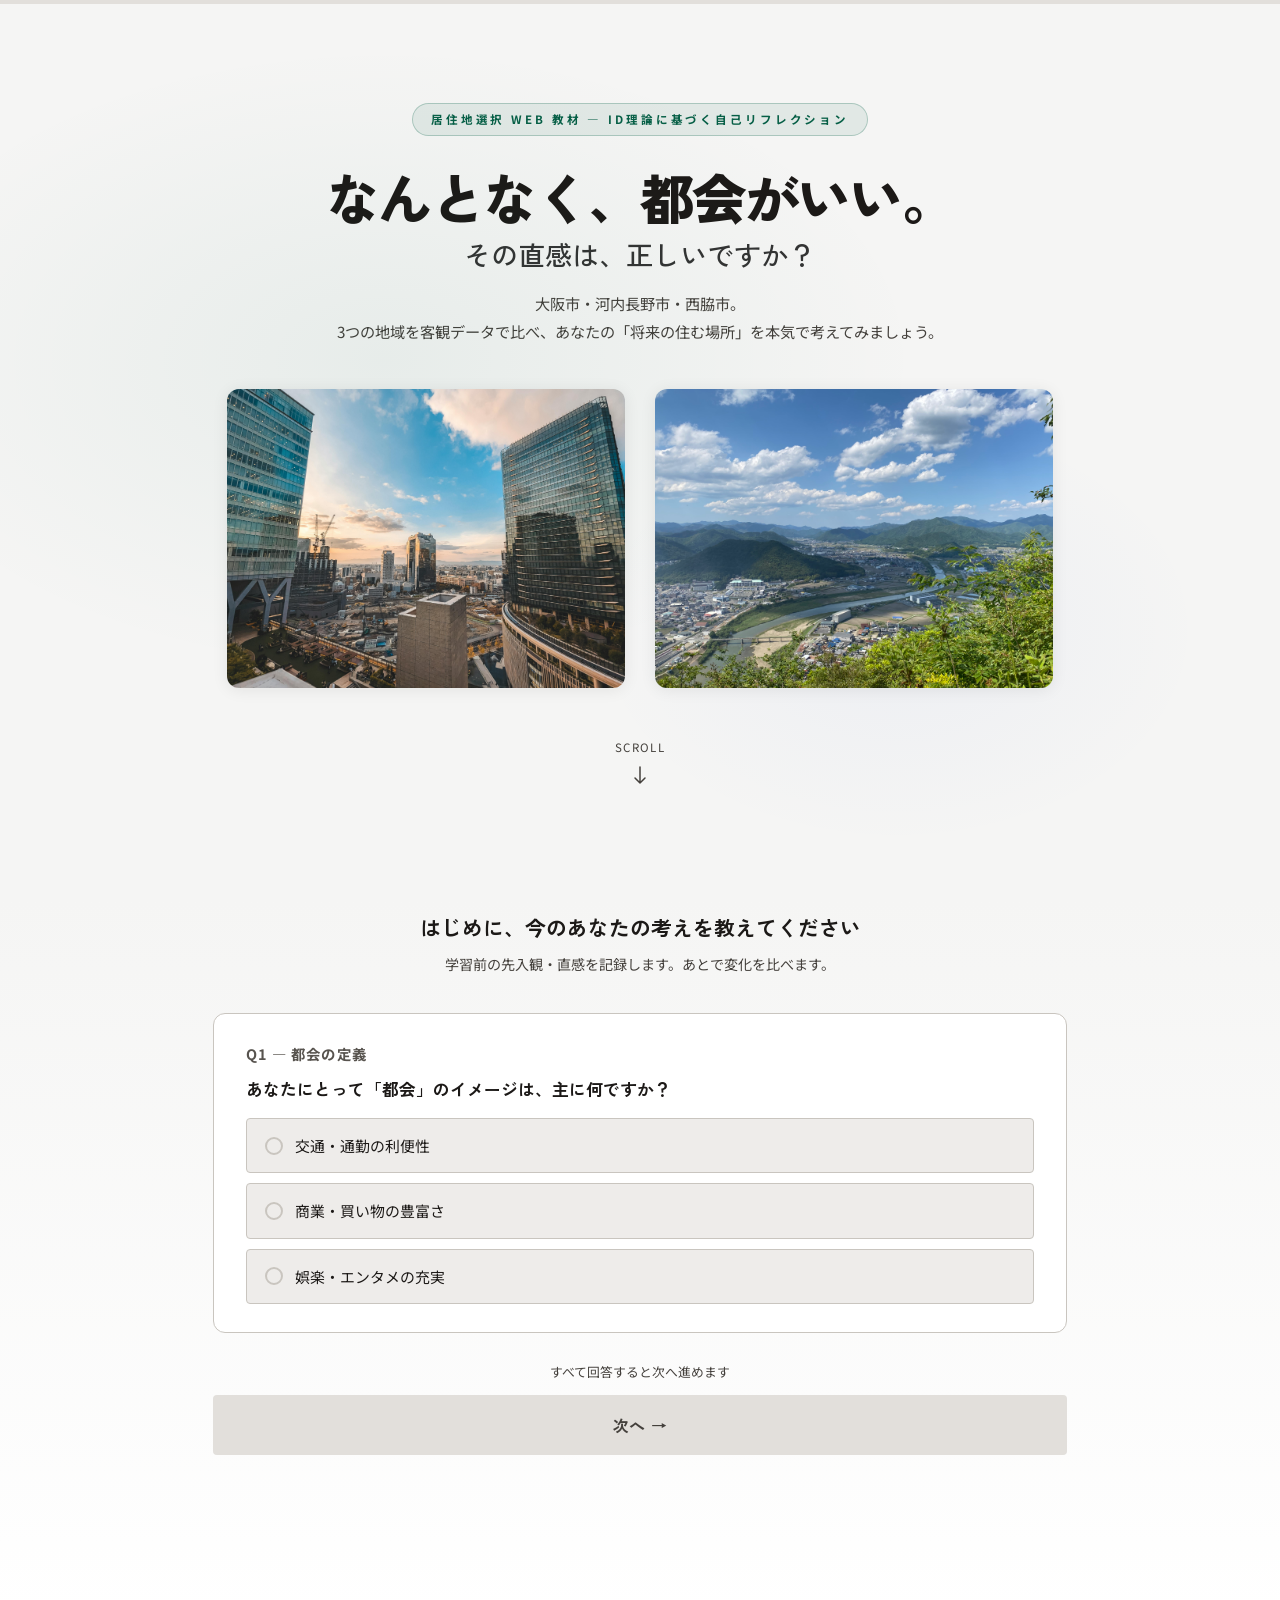
<file: index.html>
<!DOCTYPE html>
<html lang="ja">
<head>
<meta charset="UTF-8">
<meta name="viewport" content="width=device-width, initial-scale=1.0">
<title>居住地選択支援アプリ</title>
<link rel="stylesheet" href="style.css">
<style>
body { background: var(--c-bg); }

.hero {
  min-height: 100vh;
  display: flex;
  flex-direction: column;
  align-items: center;
  justify-content: center;
  text-align: center;
  padding: 30px 20px 40px;
  position: relative;
  overflow: hidden;
}
.hero::before {
  content: '';
  position: absolute;
  inset: 0;
  background:
    radial-gradient(ellipse 60% 50% at 30% 40%, rgba(6,95,70,0.06) 0%, transparent 70%),
    radial-gradient(ellipse 40% 40% at 70% 70%, rgba(29,78,216,0.04) 0%, transparent 60%);
  pointer-events: none;
}
.hero-eyebrow {
  display: inline-block;
  font-size: 0.72rem;
  font-weight: 700;
  letter-spacing: 0.25em;
  text-transform: uppercase;
  color: var(--c-accent);
  background: rgba(6,95,70,0.08);
  border: 1px solid rgba(6,95,70,0.25);
  padding: 6px 18px;
  border-radius: 20px;
  margin-bottom: 28px;
}
.hero-title {
  font-family: 'Zen Kaku Gothic New', sans-serif;
  font-size: clamp(2rem, 6vw, 3.4rem);
  font-weight: 900;
  line-height: 1.2;
  letter-spacing: -0.03em;
  margin-bottom: 20px;
}

.hero-images {
  display: grid;
  grid-template-columns: 1fr 1fr;
  gap: 30px;
  width: 66.67%;
  max-width: 1200px;
  margin-top: 20px;
  margin-bottom: 80px;
  z-index: 2;
  position: relative;
}

.hero-image-card {
  aspect-ratio: 4 / 3;
  border-radius: var(--r);
  overflow: hidden;
  box-shadow: var(--shadow);
  transition: transform 0.3s ease, box-shadow 0.3s ease;
}

.hero-image-card:hover {
  transform: translateY(-8px);
  box-shadow: 0 12px 40px rgba(28,25,23,0.12);
}

.hero-image-card img {
  width: 100%;
  height: 100%;
  object-fit: cover;
}
.hero-title .line2 {
  display: block;
  font-size: clamp(1.1rem, 3vw, 1.7rem);
  color: #333;
  font-weight: 500;
  margin-top: 8px;
  letter-spacing: 0;
}
.hero-sub {
  color: var(--c-text-muted);
  font-size: 0.95rem;
  max-width: 740px;
  margin: 0 auto 24px;
  line-height: 1.8;
}
.scroll-down {
  position: relative;
  margin-top: -30px;
  display: flex;
  flex-direction: column;
  align-items: center;
  gap: 6px;
  font-size: 0.72rem;
  color: var(--c-text-muted);
  letter-spacing: 0.12em;
  text-transform: uppercase;
  animation: bounce 2s infinite;
}
@keyframes bounce {
  0%, 100% { transform: translateY(0); }
  50% { transform: translateY(6px); }
}

/* Form section */
.form-section {
  background: linear-gradient(180deg, var(--c-bg) 0%, var(--c-surface) 100%);
  padding: 10px 0 80px;
}
.section-intro {
  text-align: center;
  margin-bottom: 36px;
}
.section-intro h2 {
  font-family: 'Zen Kaku Gothic New', sans-serif;
  font-size: 1.3rem;
  font-weight: 700;
  margin-bottom: 8px;
}
.section-intro p { color: var(--c-text-muted); font-size: 0.88rem; }

@media (max-width: 600px) {
  .hero-title { font-size: 1.6rem; }
  .hero-title .line2 { font-size: 1rem; }
  .hero-sub { font-size: 0.88rem; }
  .hero-images { width: auto; }
  .hero { padding-bottom: 10px; min-height: auto; }
  .hero-images { margin-bottom: 20px; }
  .scroll-down { margin-top: 30px; }
  .form-section { padding-top: 12px; }
}

.form-step {
  display: flex;
  gap: 16px;
  margin-bottom: 8px;
}
.step-num {
  width: 28px; height: 28px;
  border-radius: 50%;
  background: rgba(6,95,70,0.1);
  border: 1px solid rgba(6,95,70,0.25);
  color: var(--c-accent);
  font-size: 0.75rem;
  font-weight: 700;
  display: flex;
  align-items: center;
  justify-content: center;
  flex-shrink: 0;
  margin-top: 2px;
}
.step-content { flex: 1; }
.step-content .card { margin-bottom: 0; }

.lock-note {
  text-align: center;
  font-size: 0.8rem;
  color: var(--c-text-muted);
  margin-top: 8px;
  display: flex;
  align-items: center;
  justify-content: center;
  gap: 6px;
}
</style>
</head>
<body>

<div class="progress-bar"><div class="progress-fill" style="width:0%"></div></div>

<!-- HERO -->
<section class="hero">
  <div class="hero-eyebrow">居住地選択 Web 教材 —<br class="sp-br"> ID理論に基づく自己リフレクション</div>
  <h1 class="hero-title">
    なんとなく、都会がいい。
    <span class="line2">その直感は、正しいですか？</span>
  </h1>
  <p class="hero-sub">
    大阪市・河内長野市・西脇市。<br>
    3つの地域を客観データで比べ、<br class="sp-br">あなたの「将来の住む場所」を<br class="sp-br">本気で考えてみましょう。
  </p>
  
  <div class="hero-images">
    <div class="hero-image-card">
      <img src="image/梅田都会.jpg" alt="大阪市梅田の超高層ビル群（都市部の利便性と密集性の例）">
    </div>
    <div class="hero-image-card">
      <img src="image/西脇田舎.jpeg" alt="西脇市の農村風景（地方部の自然環境と生活空間の例）">
    </div>
  </div>
  
  <div class="scroll-down">
    <span>scroll</span>
    <svg width="16" height="24" viewBox="0 0 16 24" fill="none"><path d="M8 4v16M3 15l5 5 5-5" stroke="currentColor" stroke-width="1.5" stroke-linecap="round" stroke-linejoin="round"/></svg>
  </div>
</section>

<!-- FORM -->
<section class="form-section">
  <div class="container">
    <div class="section-intro">
      <h2>はじめに、<br class="sp-br">今のあなたの考えを教えてください</h2>
      <p>学習前の先入観・直感を記録します。<br class="sp-br">あとで変化を比べます。</p>
    </div>

    <!-- Q1 -->
    <div>
        <div class="card">
          <div class="card-label">Q1 — 都会の定義</div>
          <h3>あなたにとって「都会」のイメージは、主に何ですか？</h3>
          <div class="radio-group" id="q1-group">
            <label class="radio-option" data-val="convenience">
              <input type="radio" name="city_def" value="convenience">
              <div class="radio-dot"></div>
              <span>交通・通勤の利便性</span>
            </label>
            <label class="radio-option" data-val="commerce">
              <input type="radio" name="city_def" value="commerce">
              <div class="radio-dot"></div>
              <span>商業・買い物の豊富さ</span>
            </label>
            <label class="radio-option" data-val="entertainment">
              <input type="radio" name="city_def" value="entertainment">
              <div class="radio-dot"></div>
              <span>娯楽・エンタメの充実</span>
            </label>
          </div>
        </div>
    </div>

    <!-- Submit -->
    <div style="margin-top: 28px;">
      <p class="lock-note">すべて回答すると次へ進めます</p>
      <button id="btn_start" class="btn-primary" style="margin-top:12px;">
        次へ →
      </button>
    </div>
  </div>
</section>

<script>
// ── Radio 選択スタイル
document.querySelectorAll('.radio-group').forEach(group => {
  group.querySelectorAll('.radio-option').forEach(opt => {
    opt.addEventListener('click', () => {
      const radio = opt.querySelector('input[type="radio"]');
      radio.checked = true;
      group.querySelectorAll('.radio-option').forEach(o => o.classList.remove('selected'));
      opt.classList.add('selected');
      checkValidity();
    });
  });
});

// ── バリデーション（Q1のみチェック）
function checkValidity() {
  const q1 = document.querySelector('input[name="city_def"]:checked');
  document.getElementById('btn_start').disabled = !q1;
}
checkValidity();

// ── Submit
document.getElementById('btn_start').addEventListener('click', () => {
  const q1 = document.querySelector('input[name="city_def"]:checked');

  if (!q1) {
    alert('質問に回答してください');
    return;
  }

  // 学習前データを保存（Q1のみ）
  const data = {
    user_before_data: {
      city_def: q1.value,
      timestamp_before: new Date().toISOString()
    }
  };
  localStorage.setItem('residence_study_log', JSON.stringify(data));
  
  // 中間調査ページに遷移
  window.location.href = 'checkpoint.html';
});
</script>
</body>
</html>
</file>
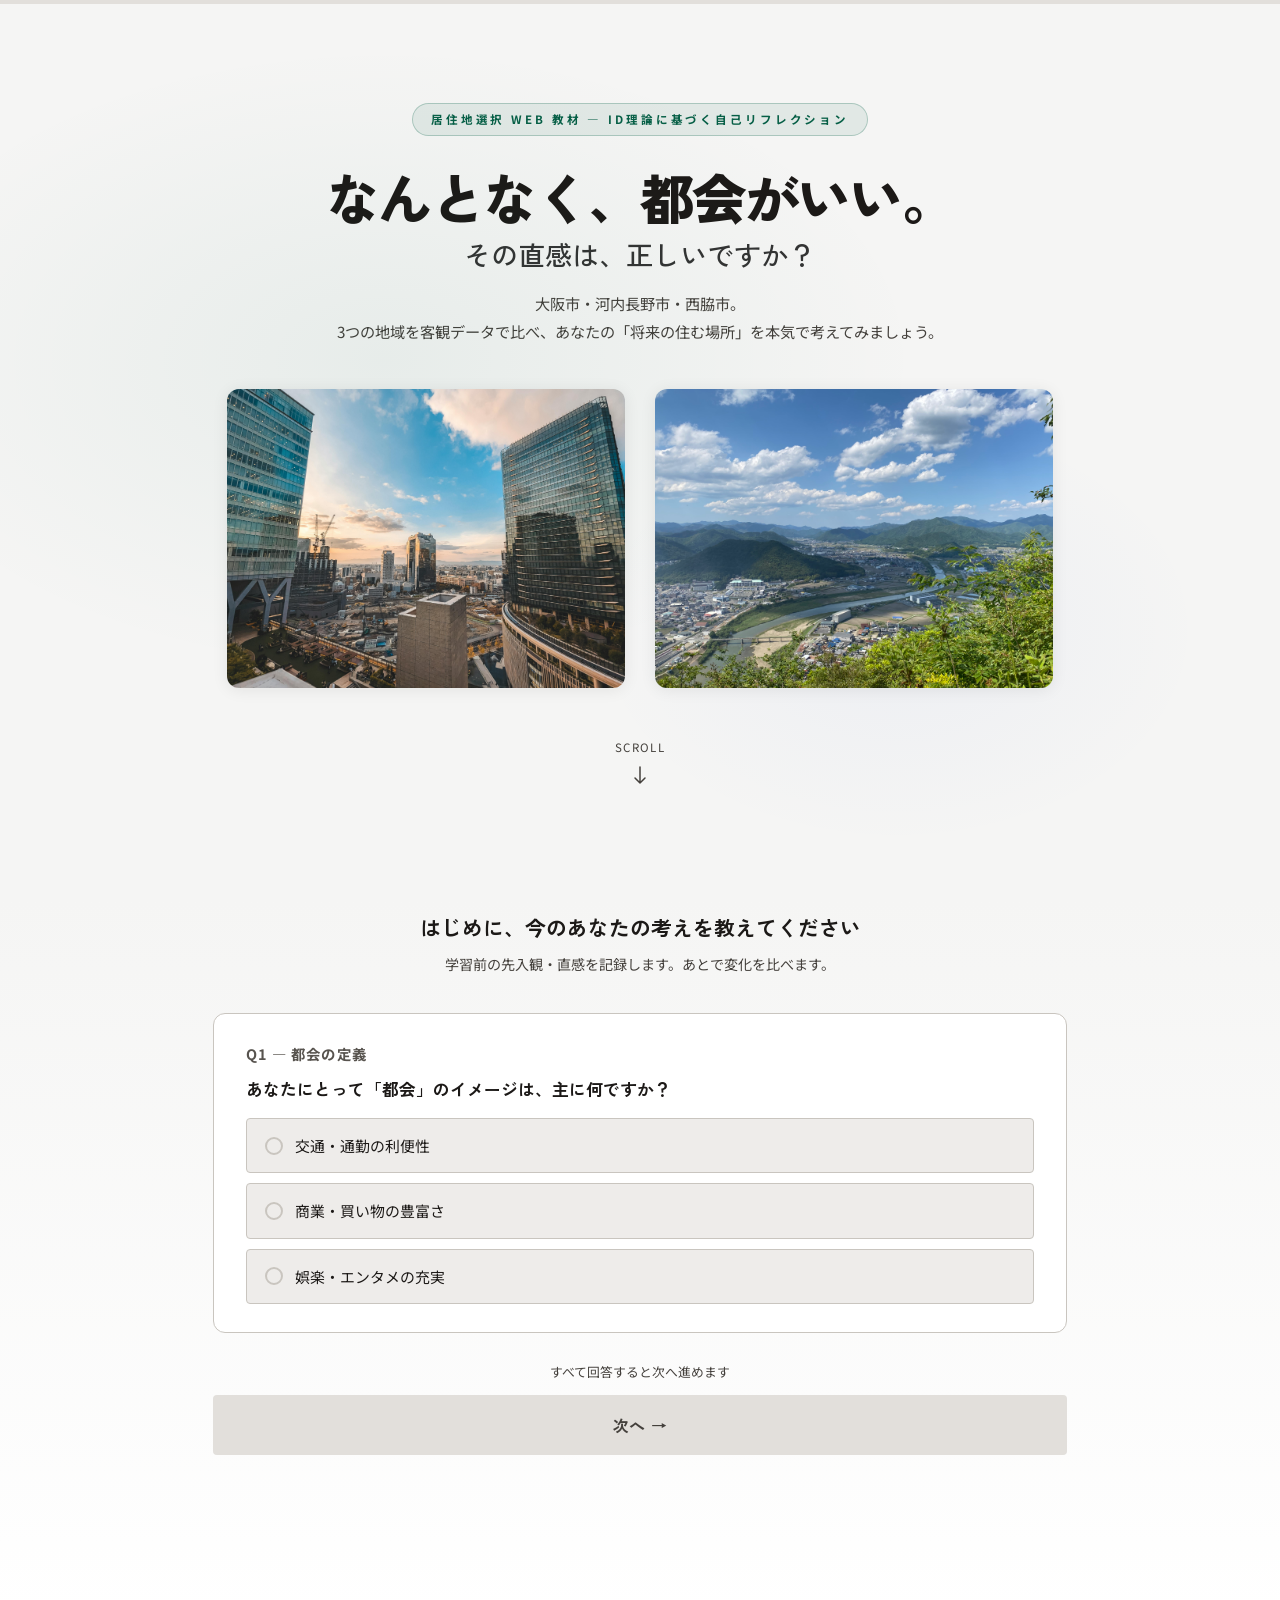
<file: ch1.html>
<!DOCTYPE html>
<html lang="ja">
<head>
<meta charset="UTF-8">
<meta name="viewport" content="width=device-width, initial-scale=1.0">
<title>第1章：3つの地域を知る | 居住地選択シミュレーション</title>
<link rel="stylesheet" href="style.css">
<style>
.city-detail-section { margin-bottom: 28px; }
.city-detail-section h3 {
  font-family: 'Zen Kaku Gothic New', sans-serif;
  font-size: 1rem;
  font-weight: 900;
  margin-bottom: 14px;
  display: flex;
  align-items: center;
  gap: 10px;
}
.dot-osaka { width:10px; height:10px; border-radius:50%; background:var(--c-osaka); flex-shrink:0; }
.dot-kawachi { width:10px; height:10px; border-radius:50%; background:var(--c-kawachi); flex-shrink:0; }
.dot-nishiwaki { width:10px; height:10px; border-radius:50%; background:var(--c-nishiwaki); flex-shrink:0; }

.stat-row {
  display: flex;
  align-items: center;
  gap: 10px;
  padding: 9px 0;
  border-bottom: 1px solid var(--c-border);
  font-size: 0.88rem;
}
.stat-row:last-child { border-bottom: none; }
.stat-row .s-label { color: var(--c-text-muted); font-size: 0.8rem; width: 120px; flex-shrink: 0; }
.stat-row .s-val { font-weight: 500; flex: 1; }
.stat-row .s-pill {
  font-size: 0.72rem;
  font-weight: 700;
  padding: 2px 10px;
  border-radius: 10px;
}
.pill-high { background: rgba(255,107,107,0.15); color: var(--c-accent2); }
.pill-mid  { background: rgba(60,122,58,0.15); color: var(--c-kawachi); }
.pill-low  { background: rgba(184,92,56,0.15); color: var(--c-nishiwaki); }

.section-divider {
  border: none;
  border-top: 1px solid var(--c-border);
  margin: 24px 0;
}

.ch1-tabs {
  display: flex;
  gap: 8px;
  flex-wrap: wrap;
  margin-bottom: 16px;
}
.ch1-tab {
  padding: 7px 16px;
  background: var(--c-surface2);
  border: 1.5px solid var(--c-border);
  border-radius: 20px;
  color: var(--c-text-muted);
  font-size: 0.82rem;
  font-weight: 700;
  cursor: pointer;
  transition: all 0.2s;
}
.ch1-tab:hover { border-color: var(--c-accent); color: var(--c-accent); }
.ch1-tab.active {
  border-color: var(--c-accent);
  color: var(--c-accent);
  background: rgba(91,140,255,0.1);
}

.predict-result-box {
  border-radius: var(--r-sm);
  padding: 14px 18px;
  font-size: 0.9rem;
  line-height: 1.7;
  animation: fadeSlideIn 0.35s ease;
}
.predict-correct {
  background: rgba(62,201,176,0.1);
  border: 1px solid rgba(62,201,176,0.3);
}
.predict-incorrect {
  background: rgba(255,104,104,0.08);
  border: 1px solid rgba(255,104,104,0.2);
}
.predict-result-box .p-title {
  font-weight: 900;
  font-size: 0.95rem;
  margin-bottom: 6px;
}
.next-teaser {
  background: rgba(91,140,255,0.06);
  border: 1px solid rgba(91,140,255,0.2);
  border-radius: var(--r-sm);
  padding: 16px 20px;
  margin: 20px 0;
  font-size: 0.88rem;
  line-height: 1.75;
}
.next-teaser .nt-label {
  font-size: 0.72rem;
  font-weight: 700;
  letter-spacing: 0.1em;
  color: var(--c-accent);
  margin-bottom: 6px;
  text-transform: uppercase;
}
@keyframes fadeSlideIn {
  from { opacity: 0; transform: translateY(8px); }
  to   { opacity: 1; transform: translateY(0); }
}
</style>
</head>
<body>

<div class="progress-bar"><div class="progress-fill" style="width:50%"></div></div>

<div class="chapter-header">
  <div class="chapter-tag">Chapter 1</div>
  <h1 class="chapter-title">3つの地域を<span>フラットに知る</span></h1>
  <p class="chapter-desc">先入観を交えず、まずは客観的なデータを確認しましょう。</p>
</div>

<div class="container">

  <!-- 直感クイズ -->
  <div class="card" id="predict-card">
    <div class="card-label">直感チェック — まず予測してみよう</div>
    <p style="font-family:'Zen Kaku Gothic New',sans-serif;font-size:1.3rem;font-weight:700;color:var(--c-accent);margin-bottom:10px;letter-spacing:0.01em;">あなたの直感、正しい？</p>
    <h3>3都市のうち、<strong>社会人の平均年収が<br class="sp-br">最も高い</strong>のはどこだと思いますか？</h3>
    <p style="color:var(--c-text-muted);font-size:0.85rem;margin-bottom:16px;">データを見る前に、直感で答えてください。</p>
    <div class="quiz-options" id="predict-btns">
      <button class="quiz-btn" id="pred_osaka"><span class="quiz-icon"></span>大阪市</button>
      <button class="quiz-btn" id="pred_kawachi"><span class="quiz-icon"></span>河内長野市</button>
      <button class="quiz-btn" id="pred_nishiwaki"><span class="quiz-icon"></span>西脇市</button>
    </div>
    <div id="predict-result" style="display:none;margin-top:16px;" aria-live="polite" aria-atomic="true"></div>
  </div>

  <!-- CITY GRID -->
  <div class="city-grid reveal-section" id="city-grid-section">
    <!-- 大阪市 -->
    <div class="city-card osaka">
      <h3>大阪市</h3>
      <span class="city-tag">都市型 — 利便性特化</span>
      <div class="city-stat"><span class="stat-label">人口</span><span class="stat-val">約281万人</span></div>
      <div class="city-stat"><span class="stat-label">家賃（1R）</span><span class="stat-val">約4.2万円</span></div>
      <div class="city-stat"><span class="stat-label">交通</span><span class="stat-val">電車 数分間隔</span></div>
      <div class="city-stat"><span class="stat-label">高齢化率</span><span class="stat-val">24.7%</span></div>
      <a href="https://www.city.osaka.lg.jp/" target="_blank" rel="noopener" class="city-link">
        大阪市公式HP
        <svg width="11" height="11" viewBox="0 0 24 24" fill="none" stroke="currentColor" stroke-width="2.5"><path d="M18 13v6a2 2 0 0 1-2 2H5a2 2 0 0 1-2-2V8a2 2 0 0 1 2-2h6M15 3h6v6M10 14L21 3"/></svg>
      </a>
    </div>

    <!-- 河内長野市 -->
    <div class="city-card kawachi">
      <h3>河内長野市</h3>
      <span class="city-tag">バランス型</span>
      <div class="city-stat"><span class="stat-label">人口</span><span class="stat-val">約9.6万人</span></div>
      <div class="city-stat"><span class="stat-label">家賃（1R）</span><span class="stat-val">約3.0万円</span></div>
      <div class="city-stat"><span class="stat-label">交通</span><span class="stat-val">主要駅まで30分</span></div>
      <div class="city-stat"><span class="stat-label">高齢化率</span><span class="stat-val">37.4%</span></div>
      <a href="https://www.city.kawachinagano.lg.jp/" target="_blank" rel="noopener" class="city-link">
        河内長野市公式HP
        <svg width="11" height="11" viewBox="0 0 24 24" fill="none" stroke="currentColor" stroke-width="2.5"><path d="M18 13v6a2 2 0 0 1-2 2H5a2 2 0 0 1-2-2V8a2 2 0 0 1 2-2h6M15 3h6v6M10 14L21 3"/></svg>
      </a>
    </div>

    <!-- 西脇市 -->
    <div class="city-card nishiwaki">
      <h3>西脇市</h3>
      <span class="city-tag">自然・環境重視型</span>
      <div class="city-stat"><span class="stat-label">人口</span><span class="stat-val">約3.7万人</span></div>
      <div class="city-stat"><span class="stat-label">家賃（1R）</span><span class="stat-val">約2.0万円</span></div>
      <div class="city-stat"><span class="stat-label">交通</span><span class="stat-val">車必須・高速バスあり</span></div>
      <div class="city-stat"><span class="stat-label">高齢化率</span><span class="stat-val">35.0%</span></div>
      <a href="https://www.city.nishiwaki.lg.jp/" target="_blank" rel="noopener" class="city-link">
        西脇市公式HP
        <svg width="11" height="11" viewBox="0 0 24 24" fill="none" stroke="currentColor" stroke-width="2.5"><path d="M18 13v6a2 2 0 0 1-2 2H5a2 2 0 0 1-2-2V8a2 2 0 0 1 2-2h6M15 3h6v6M10 14L21 3"/></svg>
      </a>
    </div>
  </div>

  <hr class="section-divider reveal-section" id="detail-divider">

  <!-- 詳細比較 -->
  <div class="card reveal-section" id="detail-card">
    <div class="card-label">詳細比較</div>
    <h3>主要指標を並べてみると</h3>
    <table class="data-table">
      <thead>
        <tr>
          <th>指標</th>
          <th style="color:var(--c-osaka)">大阪市</th>
          <th style="color:var(--c-kawachi)">河内長野市</th>
          <th style="color:var(--c-nishiwaki)">西脇市</th>
        </tr>
      </thead>
      <tbody>
        <tr>
          <td>平均年収</td>
          <td>442万円</td>
          <td>486万円</td>
          <td>473万円</td>
        </tr>
        <tr>
          <td>家賃（1R目安）</td>
          <td>約4.2万円</td>
          <td>約3.0万円</td>
          <td>約2.0万円</td>
        </tr>
        <tr>
          <td>消費支出（年）</td>
          <td>181万円</td>
          <td>169万円</td>
          <td>136万円</td>
        </tr>
        <tr>
          <td>事業所数</td>
          <td>34,597社</td>
          <td>523社</td>
          <td>448社</td>
        </tr>
        <tr>
          <td>病院施設数</td>
          <td>173施設</td>
          <td>8施設</td>
          <td>2施設</td>
        </tr>
      </tbody>
    </table>
    <div class="callout">
      これはあくまで<strong>フラットな数字の羅列</strong>です。良い・悪いの判断はまだしないでください。次の章で、この数字が「生活」にどう影響するかを一緒に考えます。
    </div>
  </div>

  <!-- 財務比較チャート -->
  <div class="card reveal-section" id="chart-card">
    <div class="card-label">財務データ可視化</div>
    <h3>数字をグラフで見る</h3>
    <div class="ch1-tabs" id="ch1-tabs">
      <button class="ch1-tab active" data-metric="0">年収</button>
      <button class="ch1-tab" data-metric="1">月額家賃</button>
      <button class="ch1-tab" data-metric="2">消費支出（年）</button>
    </div>
    <div id="ch1-chart"></div>
    <p id="ch1-insight" style="font-size:0.8rem;color:var(--c-text-muted);margin-top:10px;line-height:1.7;border-left:2px solid var(--c-border);padding-left:12px;"></p>
  </div>

  <!-- 次章への好奇心テキスト -->
  <div class="next-teaser reveal-section" id="next-teaser-ch1">
    <div class="nt-label">▶ 次の章で明かされること</div>
    <strong>「年収が高い都市 = 手元にお金が残る都市」は本当でしょうか？</strong><br>
    年収のランキングは分かりました。では、なぜこれほどの逆転現象が起きるのか？次章でその「生活コストのカラクリ」を深掘りします。
  </div>

  <p style="font-size:0.8rem;color:var(--c-text-muted);margin-top:16px;text-align:center;">すべて回答すると次へ進めます</p>
  <button id="btn_to_ch2" class="btn-primary" disabled>
    第2章：お金について深く考える →
  </button>

</div><!-- /container -->

<script>
// ── localStorage チェック
const stored = localStorage.getItem('residence_study_log');
if (!stored) { window.location.href = 'index.html'; }


// ── 直感クイズ（年収予測）
const CORRECT_PRED = 'pred_kawachi';
document.querySelectorAll('#predict-btns .quiz-btn').forEach(btn => {
  btn.addEventListener('click', () => {
    const isCorrect = (btn.id === CORRECT_PRED);

    // ボタン全無効化＆正解マーク
    document.querySelectorAll('#predict-btns .quiz-btn').forEach(b => {
      b.disabled = true;
      if (b.id === CORRECT_PRED) {
        b.classList.add('correct');
        b.querySelector('.quiz-icon').textContent = '○';
      } else if (b.id === btn.id && !isCorrect) {
        b.classList.add('incorrect');
        b.querySelector('.quiz-icon').textContent = '×';
      }
    });

    // クイズ回答でボタン解放
    document.getElementById('btn_to_ch2').disabled = false;

    // 結果メッセージ表示
    const resEl = document.getElementById('predict-result');
    resEl.style.display = 'block';
    if (isCorrect) {
      resEl.innerHTML = `<div class="predict-result-box predict-correct">
        <div class="p-title">正解！ その通りです。</div>
        河内長野市の平均年収は <strong>486万円</strong> で3都市最高。大阪市（442万円）を上回っています。<br>
        <span style="color:var(--c-text-muted);font-size:0.85rem;">「都会＝高収入」という先入観は、すでに崩れましたか？</span>
      </div>`;
    } else {
      resEl.innerHTML = `<div class="predict-result-box predict-incorrect">
        <div class="p-title">実は… 河内長野市が486万円で最高！</div>
        大阪市は <strong>442万円で3都市中最下位</strong> です。驚きませんか？<br>
        <span style="color:var(--c-text-muted);font-size:0.85rem;">「都会が一番稼げる」は必ずしも正しくありません。次の章でさらに深く掘り下げます。</span>
      </div>`;
    }

    // クイズ回答後にコンテンツをフェードイン表示
    const cityGrid = document.getElementById('city-grid-section');
    cityGrid.style.display = 'grid';
    document.getElementById('detail-divider').style.display = 'block';
    document.getElementById('detail-card').style.display = 'block';
    document.getElementById('chart-card').style.display = 'block';
    document.getElementById('next-teaser-ch1').style.display = 'block';


  });
});

// ── 財務比較チャート
const CH1_METRICS = [
  {
    unit: '万円',
    insight: '河内長野市が3都市で最も年収が高い（486万円）。大阪市（442万円）より約44万円多い。ただし年収だけで豊かさは測れません。次の章で確認します。',
    cities: [
      { name: '大阪市', val: 442, color: 'var(--c-osaka)' },
      { name: '河内長野市', val: 486, color: 'var(--c-kawachi)' },
      { name: '西脇市', val: 473, color: 'var(--c-nishiwaki)' }
    ]
  },
  {
    unit: '万円/月',
    insight: '大阪市の家賃（4.2万）は西脇市（2.0万）の約2倍。年換算で約26万円の差になります。',
    cities: [
      { name: '大阪市', val: 4.2, color: 'var(--c-osaka)' },
      { name: '河内長野市', val: 3.0, color: 'var(--c-kawachi)' },
      { name: '西脇市', val: 2.0, color: 'var(--c-nishiwaki)' }
    ]
  },
  {
    unit: '万円/年',
    insight: '大阪市の年間消費支出（181万円）は西脇市（136万円）より45万円多い。「都会の生活コスト」の大きさが数字に表れています。',
    cities: [
      { name: '大阪市', val: 181, color: 'var(--c-osaka)' },
      { name: '河内長野市', val: 169, color: 'var(--c-kawachi)' },
      { name: '西脇市', val: 136, color: 'var(--c-nishiwaki)' }
    ]
  }
];

function renderCh1Chart(idx) {
  const m = CH1_METRICS[idx];
  const max = Math.max(...m.cities.map(c => c.val));
  const el = document.getElementById('ch1-chart');
  el.innerHTML = m.cities.map(c => {
    const pct = Math.round((c.val / max) * 100);
    return `<div style="margin-bottom:14px">
      <div style="display:flex;justify-content:space-between;font-size:0.82rem;margin-bottom:5px">
        <span style="color:${c.color};font-weight:700">${c.name}</span>
        <span style="font-weight:700;color:var(--c-text)">${c.val} ${m.unit}</span>
      </div>
      <div style="height:12px;background:var(--c-border);border-radius:6px;overflow:hidden">
        <div style="height:100%;background:${c.color};border-radius:6px;width:0;transition:width 0.8s cubic-bezier(.23,1,.32,1)" data-target="${pct}"></div>
      </div>
    </div>`;
  }).join('');
  document.getElementById('ch1-insight').textContent = m.insight;
  setTimeout(() => {
    el.querySelectorAll('[data-target]').forEach(b => { b.style.width = b.dataset.target + '%'; });
  }, 50);
}

document.querySelectorAll('.ch1-tab').forEach(btn => {
  btn.addEventListener('click', () => {
    document.querySelectorAll('.ch1-tab').forEach(b => b.classList.remove('active'));
    btn.classList.add('active');
    renderCh1Chart(parseInt(btn.dataset.metric));
  });
});
renderCh1Chart(0);

// ── 遷移
document.getElementById('btn_to_ch2').addEventListener('click', () => {
  window.location.href = 'ch2.html';
});
</script>
</body>
</html>
</file>
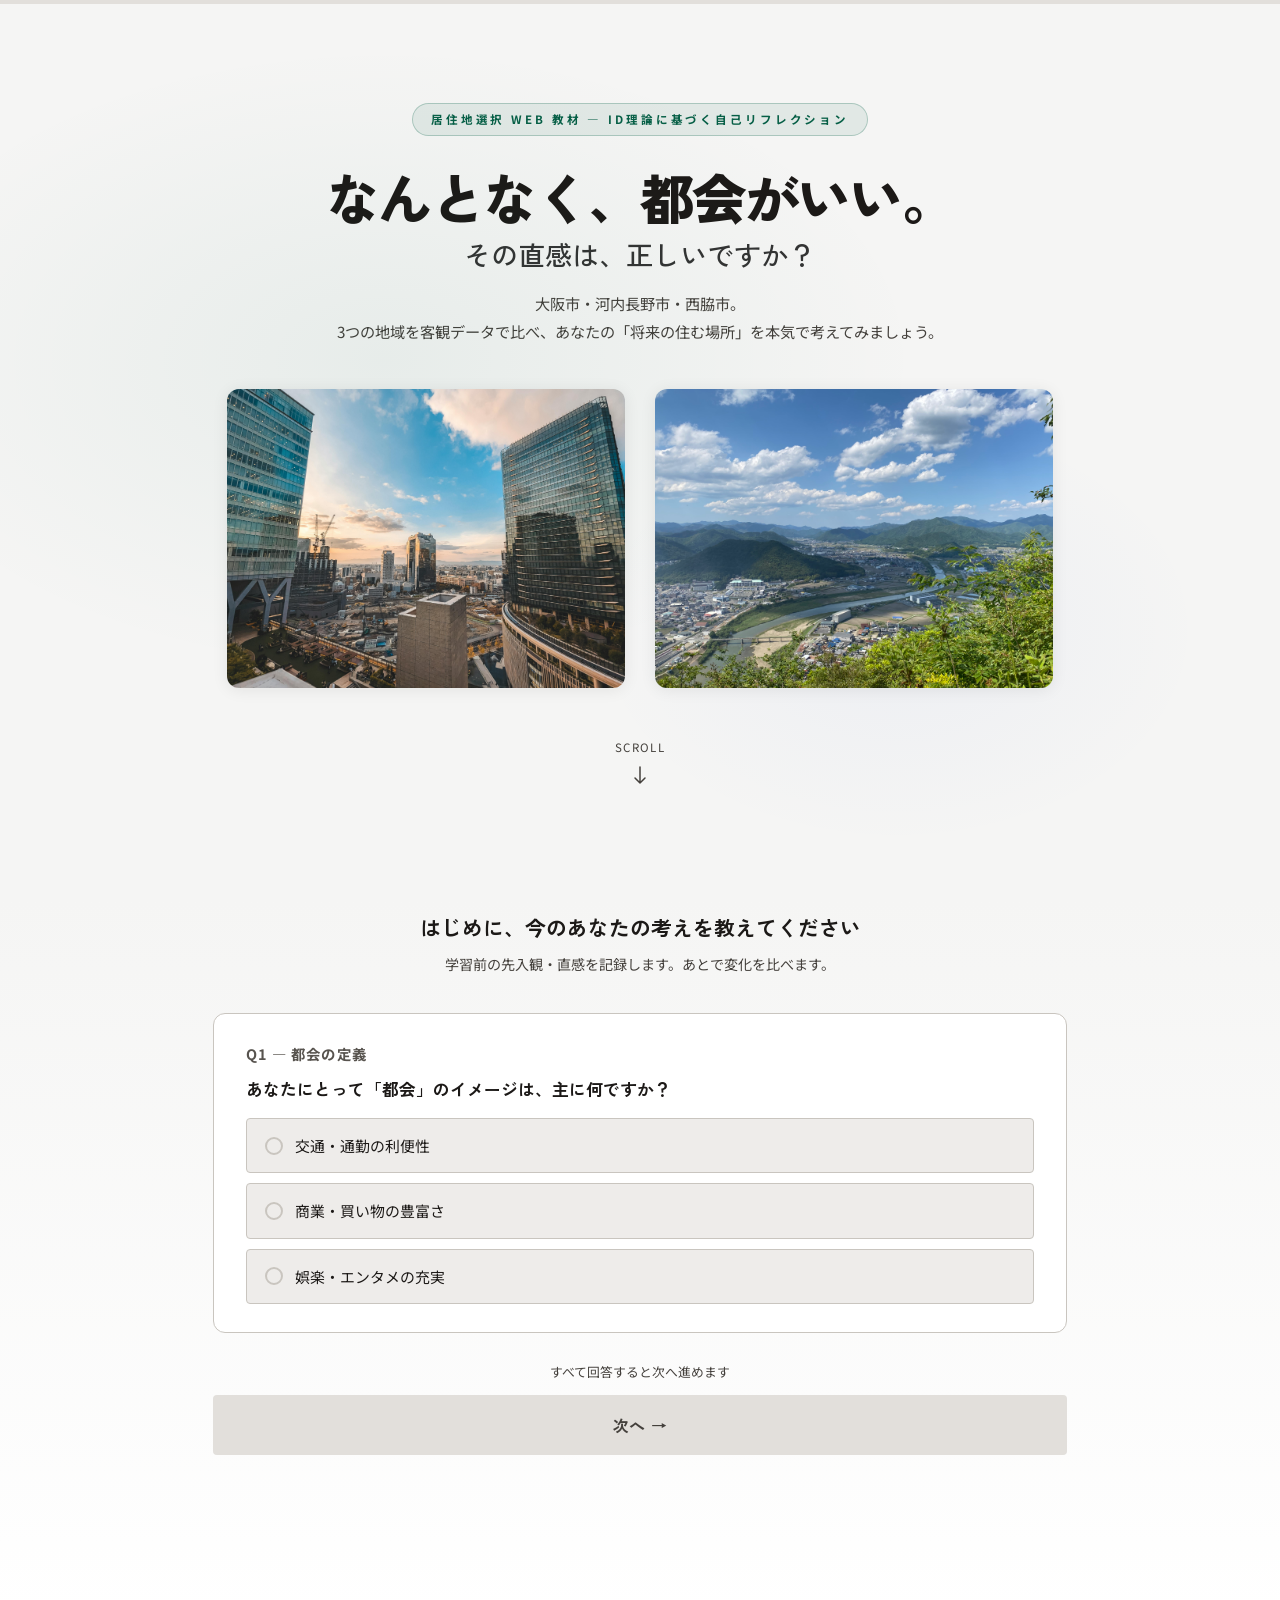
<file: ch2.html>
<!DOCTYPE html>
<html lang="ja">
<head>
<meta charset="UTF-8">
<meta name="viewport" content="width=device-width, initial-scale=1.0">
<title>第2章：暮らしとお金 | 居住地選択シミュレーション</title>
<link rel="stylesheet" href="style.css">
<style>
.quiz-result-label {
  display: inline-flex;
  align-items: center;
  gap: 8px;
  font-size: 0.88rem;
  font-weight: 700;
  padding: 8px 16px;
  border-radius: var(--r-sm);
  margin-bottom: 14px;
}
.result-correct {
  background: rgba(78,205,196,0.12);
  color: var(--c-accent3);
  border: 1px solid rgba(78,205,196,0.3);
}
.result-incorrect {
  background: rgba(255,107,107,0.1);
  color: var(--c-accent2);
  border: 1px solid rgba(255,107,107,0.25);
}

.answer-highlight {
  background: rgba(245,200,66,0.08);
  border: 1px solid rgba(245,200,66,0.25);
  border-radius: var(--r-sm);
  padding: 14px 18px;
  margin: 14px 0;
  font-size: 0.9rem;
  line-height: 1.7;
}
.answer-highlight .ah-title {
  color: var(--c-gold);
  font-weight: 700;
  font-size: 0.85rem;
  margin-bottom: 6px;
  letter-spacing: 0.04em;
}

.disposable-visual {
  margin: 18px 0;
}
.stacked-bar-group { display: flex; flex-direction: column; gap: 10px; margin: 14px 0 20px; }
.stacked-city-row { display: flex; align-items: center; gap: 10px; }
.stacked-bar-track {
  flex: 1; height: 26px; border-radius: 5px;
  overflow: hidden; display: flex; background: var(--c-border);
}
.stacked-seg { height: 100%; transition: width 0.9s cubic-bezier(.23,1,.32,1); cursor: help; min-width: 0; }
.stacked-label { font-size: 0.7rem; white-space: nowrap; color: var(--c-text-muted); }
</style>
</head>
<body>

<div class="progress-bar"><div class="progress-fill" style="width:60%"></div></div>

<div class="chapter-header">
  <div class="chapter-tag">Chapter 2</div>
  <h1 class="chapter-title">暮らしと<span>お金</span></h1>
  <p class="chapter-desc">「都会は稼げる」は本当？数字で確かめましょう。</p>
</div>

<div class="container">

  <!-- QUIZ -->
  <div class="card" id="quiz_section">
    <div class="card-label">クイズ — まず直感で答えてください</div>
    <p style="font-family:'Zen Kaku Gothic New',sans-serif;font-size:1.3rem;font-weight:700;color:var(--c-accent);margin-bottom:10px;letter-spacing:0.01em;">都会が一番豊か、本当に？</p>
    <h3>一人暮らしで手元にお金が<br class="sp-br">最も残るのは、大阪市だと思いますか？</h3>
    <p style="color:var(--c-text-muted);font-size:0.85rem;margin-bottom:16px;">直感で選んでOKです。</p>
    <div class="quiz-options">
      <button class="quiz-btn" id="ans_true">
        <span class="quiz-icon"></span>
        正しい（都会の方がお金が残る）
      </button>
      <button class="quiz-btn" id="ans_false">
        <span class="quiz-icon"></span>
        間違い（地方・郊外の方が残る）
      </button>
    </div>
  </div>

  <!-- 解説（初期：非表示） -->
  <div class="reveal-section" id="explain_section">
    <div class="card">
      <div id="quiz-result-badge" aria-live="polite" aria-atomic="true"></div>
      <div class="answer-highlight">
        <div class="ah-title">正解は「間違い」──<br class="sp-br">これが多くの人の盲点です</div>
        都会は年収が高いですが、<strong>それ以上に家賃と生活コストが高い</strong>ため、<br class="sp-br">実は手元にお金が残りません。<br class="sp-br">重要なのは年収ではなく <strong>可処分所得</strong>（自由に使えるお金）です。
      </div>

      <p style="font-size:0.88rem;color:var(--c-text-muted);margin-bottom:6px;">可処分所得 ＝ 平均年収 − 生活費 − 家賃（年）。この視点で3都市を見ると、結果は逆転します。</p>

      <!-- 年収の内訳（積み上げバー） -->
      <div style="margin:20px 0 24px">
        <p style="font-size:0.82rem;font-weight:700;color:var(--c-text);margin-bottom:8px;">年収の使い道（積み上げバー）</p>
        <p style="font-size:0.78rem;color:var(--c-text-muted);margin-bottom:12px;">各バーが年収100%を表します。緑の部分が実際に手元に残るお金です。</p>
        <div style="display:flex;gap:16px;font-size:0.72rem;color:var(--c-text-muted);margin-bottom:14px;flex-wrap:wrap;">
          <span style="display:flex;align-items:center;gap:5px"><span style="width:12px;height:12px;background:#e05c5c;border-radius:2px;display:inline-block;flex-shrink:0"></span>消費支出</span>
          <span style="display:flex;align-items:center;gap:5px"><span style="width:12px;height:12px;background:#f5c842;border-radius:2px;display:inline-block;flex-shrink:0"></span>家賃</span>
          <span style="display:flex;align-items:center;gap:5px"><span style="width:12px;height:12px;background:#60aaff;border-radius:2px;display:inline-block;flex-shrink:0"></span>可処分所得</span>
        </div>
        <div class="stacked-bar-group" id="stacked-bars" role="list" aria-label="3都市の年収内訳比較">
          <div class="stacked-city-row" role="listitem">
            <span style="font-size:0.75rem;color:var(--c-osaka);font-weight:700;width:72px;flex-shrink:0;line-height:1.3">大阪市<br><span style="color:var(--c-text-muted)">442万</span></span>
            <div class="stacked-bar-track" aria-label="大阪市：消費支出41% 家賃11% 可処分所得48%">
              <div class="stacked-seg" style="background:#e05c5c" data-target="41" title="消費支出 181万円 (41%)"></div>
              <div class="stacked-seg" style="background:#f5c842" data-target="11" title="家賃 50万円 (11%)"></div>
              <div class="stacked-seg" style="background:#60aaff" data-target="48" title="可処分所得 211万円 (48%)"></div>
            </div>
          </div>
          <div class="stacked-city-row" role="listitem">
            <span style="font-size:0.75rem;color:var(--c-kawachi);font-weight:700;width:72px;flex-shrink:0;line-height:1.3">河内長野<br><span style="color:var(--c-text-muted)">486万</span></span>
            <div class="stacked-bar-track" aria-label="河内長野市：消費支出35% 家賃7% 可処分所得58%">
              <div class="stacked-seg" style="background:#e05c5c" data-target="35" title="消費支出 169万円 (35%)"></div>
              <div class="stacked-seg" style="background:#f5c842" data-target="7" title="家賃 36万円 (7%)"></div>
              <div class="stacked-seg" style="background:#60aaff" data-target="58" title="可処分所得 281万円 (58%)"></div>
            </div>
          </div>
          <div class="stacked-city-row" role="listitem">
            <span style="font-size:0.75rem;color:var(--c-nishiwaki);font-weight:700;width:72px;flex-shrink:0;line-height:1.3">西脇市<br><span style="color:var(--c-text-muted)">473万</span></span>
            <div class="stacked-bar-track" aria-label="西脇市：消費支出29% 家賃5% 可処分所得66%">
              <div class="stacked-seg" style="background:#e05c5c" data-target="29" title="消費支出 136万円 (29%)"></div>
              <div class="stacked-seg" style="background:#f5c842" data-target="5" title="家賃 24万円 (5%)"></div>
              <div class="stacked-seg" style="background:#60aaff" data-target="66" title="可処分所得 313万円 (66%)"></div>
            </div>
          </div>
        </div>
      </div>

      <div class="disposable-visual">
        <p style="font-size:0.82rem;color:var(--c-text-muted);margin-bottom:12px;">可処分所得 ＝ 平均年収 − 消費支出（年） − 家賃（年）</p>

        <div class="bar-chart">
          <div class="bar-row">
            <div class="bar-meta">
              <span class="bar-name" style="color:var(--c-osaka)">大阪市</span>
              <span class="bar-amount">約 <strong>211万円</strong> / 年</span>
            </div>
            <div class="bar-track"><div class="bar-fill" style="width:0%;background:var(--c-osaka)" data-target="68"></div></div>
          </div>
          <div class="bar-row">
            <div class="bar-meta">
              <span class="bar-name" style="color:var(--c-kawachi)">河内長野市</span>
              <span class="bar-amount">約 <strong>281万円</strong> / 年</span>
            </div>
            <div class="bar-track"><div class="bar-fill" style="width:0%;background:var(--c-kawachi)" data-target="91"></div></div>
          </div>
          <div class="bar-row">
            <div class="bar-meta">
              <span class="bar-name" style="color:var(--c-nishiwaki)">西脇市</span>
              <span class="bar-amount">約 <strong>313万円</strong> / 年</span>
            </div>
            <div class="bar-track"><div class="bar-fill" style="width:0%;background:var(--c-nishiwaki)" data-target="100"></div></div>
          </div>
        </div>
      </div>

      <div class="callout">
        西脇市では<strong>年間313万円</strong>が自由に使えるお金。<br class="sp-br">大阪市より年間約100万円多い計算です。<br>
        ただし、この数字だけで判断してはいけません。都市には<strong>キャリア形成・収入機会・ネットワーク</strong>という面での優位性も確かにあります。
      </div>
    </div>
  </div>

  <!-- 価値観クエスチョン（初期：非表示） -->
  <div class="reveal-section" id="insight_section">
    <div class="card">
      <div class="card-label">内省 — ここで少し考えてみましょう</div>
      <h3>ここまで3都市を学んで、あなたが<br>最も重視する項目は？</h3>
      <p style="font-size:0.85rem;color:var(--c-text-muted);margin-bottom:16px;">クイズの解説を読んだ上で、正直に選んでください。</p>
      <div class="radio-group" id="insight-group">
        <label class="radio-option" data-val="money">
          <input type="radio" name="valued_item" value="money">
          <div class="radio-dot"></div>
          <span>収入・可処分所得の多さ</span>
        </label>
        <label class="radio-option" data-val="rent">
          <input type="radio" name="valued_item" value="rent">
          <div class="radio-dot"></div>
          <span>家賃・生活コストの低さ</span>
        </label>
        <label class="radio-option" data-val="access">
          <input type="radio" name="valued_item" value="access">
          <div class="radio-dot"></div>
          <span>交通・アクセスの利便性</span>
        </label>
        <label class="radio-option" data-val="nature">
          <input type="radio" name="valued_item" value="nature">
          <div class="radio-dot"></div>
          <span>自然環境・静かさ</span>
        </label>
        <label class="radio-option" data-val="private">
          <input type="radio" name="valued_item" value="private">
          <div class="radio-dot"></div>
          <span>プライベート・生活の余裕</span>
        </label>
      </div>

      <p style="font-size:0.8rem;color:var(--c-text-muted);margin-top:12px;">すべて回答すると次へ進めます</p>
      <button id="btn_to_ch4" class="btn-primary" disabled>
        第3章：ライフスタイルと支援制度を見る →
      </button>
    </div>
  </div>

</div><!-- /container -->

<script>
// ── localStorage チェック
const stored = localStorage.getItem('residence_study_log');
if (!stored) { window.location.href = 'index.html'; }

// ── クイズ（二択）
const quizBtns = ['ans_true', 'ans_false'];
const correctAnswer = 'ans_false';

quizBtns.forEach(id => {
  document.getElementById(id).addEventListener('click', () => {
    const isCorrect = (id === correctAnswer);

    // ボタン全無効化 & スタイル
    quizBtns.forEach(bid => {
      const btn = document.getElementById(bid);
      btn.disabled = true;
      if (bid === correctAnswer) {
        btn.classList.add('correct');
        btn.querySelector('.quiz-icon').textContent = '○';
      } else if (bid === id && !isCorrect) {
        btn.classList.add('incorrect');
        btn.querySelector('.quiz-icon').textContent = '×';
      }
    });

    // 結果バッジ
    const badge = document.getElementById('quiz-result-badge');
    if (isCorrect) {
      badge.innerHTML = '<div class="quiz-result-label result-correct">正解！ あなたはすでに気づいていましたね。</div>';
    } else {
      badge.innerHTML = '<div class="quiz-result-label result-incorrect">不正解。実はこれが多くの人の盲点です。</div>';
    }

    // 解説＋価値観セクション表示
    const explain = document.getElementById('explain_section');
    const insight = document.getElementById('insight_section');
    explain.style.display = 'block';
    insight.style.display = 'block';

    // バーアニメーション（可処分所得バー）
    setTimeout(() => {
      document.querySelectorAll('.bar-fill').forEach(bar => {
        bar.style.width = bar.dataset.target + '%';
      });
    }, 200);

    // 積み上げバーアニメーション
    setTimeout(() => {
      document.querySelectorAll('#stacked-bars .stacked-seg').forEach(seg => {
        seg.style.width = seg.dataset.target + '%';
      });
    }, 400);

  });
});

// ── 価値観ラジオ
document.querySelectorAll('#insight-group .radio-option').forEach(opt => {
  opt.addEventListener('click', () => {
    const radio = opt.querySelector('input[type="radio"]');
    radio.checked = true;
    document.querySelectorAll('#insight-group .radio-option').forEach(o => o.classList.remove('selected'));
    opt.classList.add('selected');

    // localStorage 更新
    const log = JSON.parse(localStorage.getItem('residence_study_log') || '{}');
    log.mid_session_data = { valued_item: radio.value };
    localStorage.setItem('residence_study_log', JSON.stringify(log));

    document.getElementById('btn_to_ch4').disabled = false;
  });
});

// ── 遷移
document.getElementById('btn_to_ch4').addEventListener('click', () => {
  window.location.href = 'ch3.html';
});
</script>
</body>
</html>
</file>
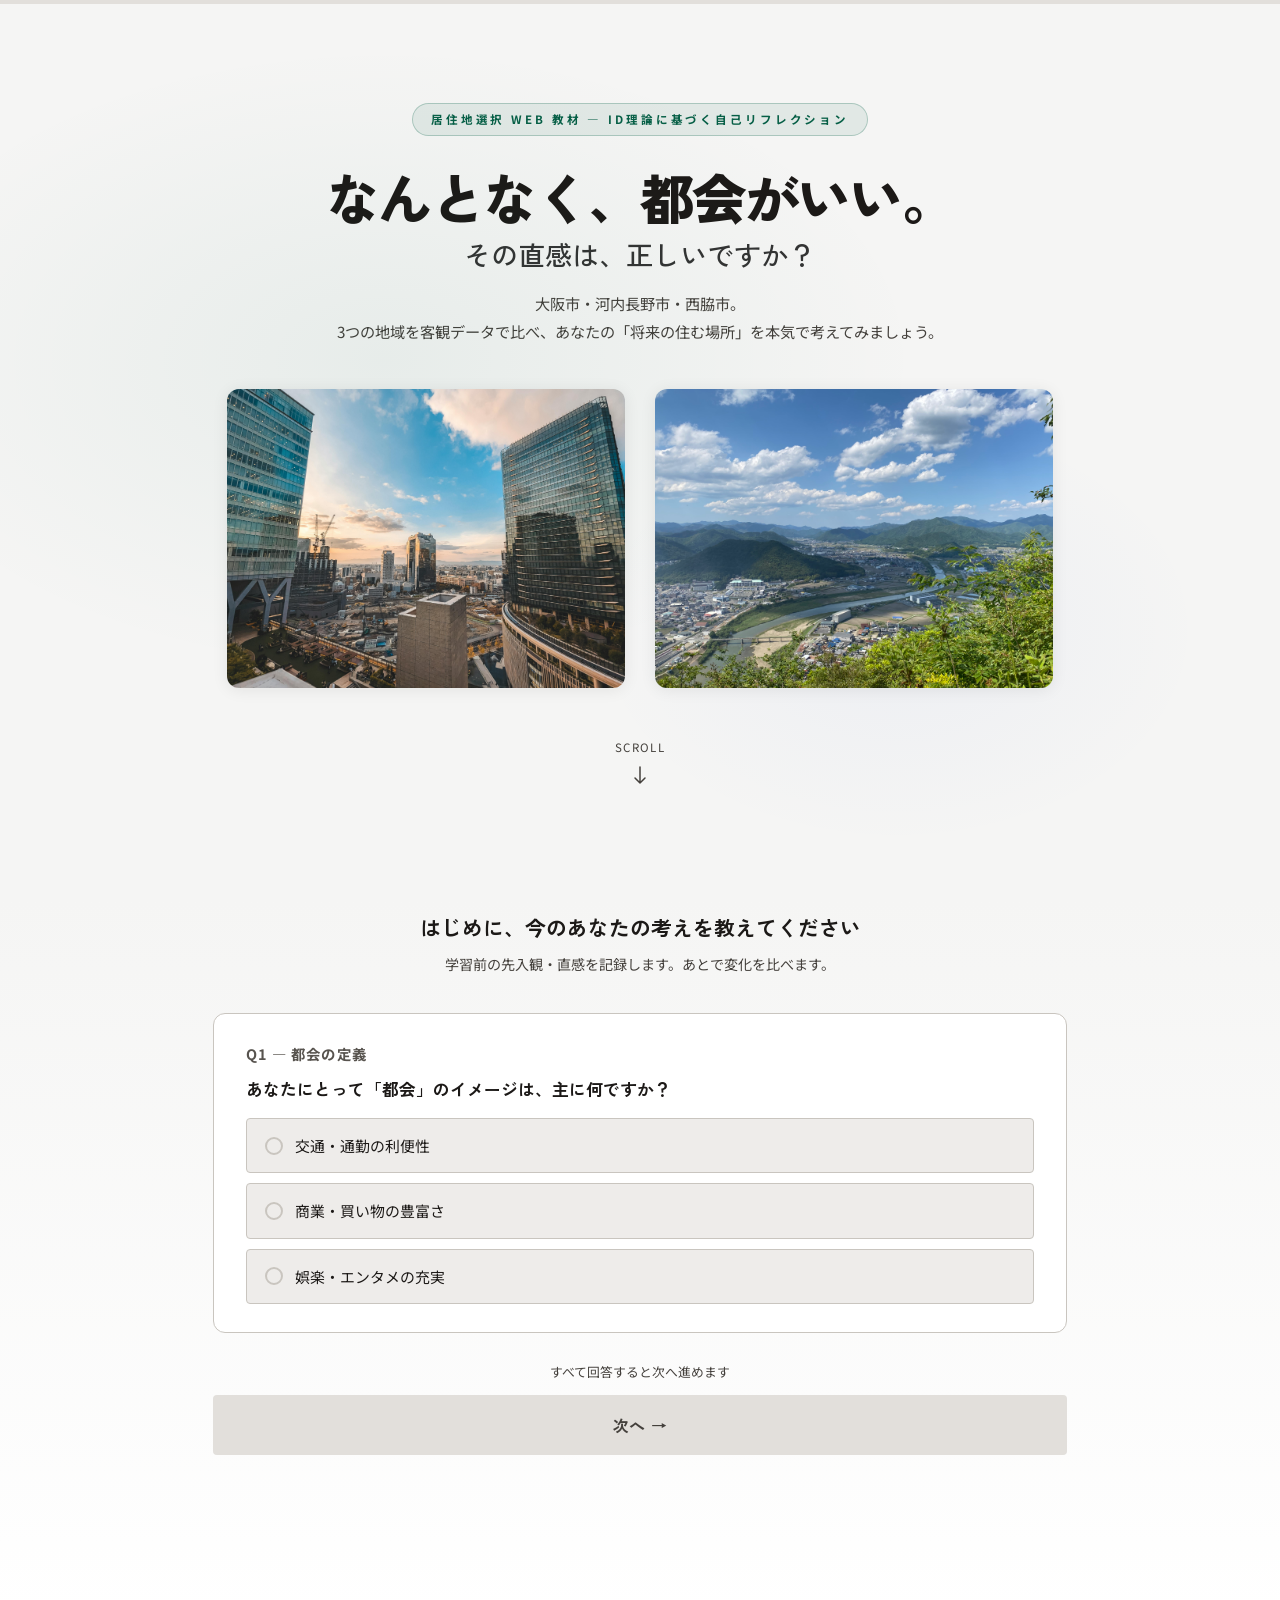
<file: ch3.html>
<!DOCTYPE html>
<html lang="ja">
<head>
<meta charset="UTF-8">
<meta name="viewport" content="width=device-width, initial-scale=1.0">
<title>第3章：ライフスタイルと支援制度 | 居住地選択シミュレーション</title>
<link rel="stylesheet" href="style.css">
<style>
.section-h {
  font-family: 'Zen Kaku Gothic New', sans-serif;
  font-size: 1rem;
  font-weight: 900;
  margin-bottom: 14px;
  display: flex;
  align-items: center;
  gap: 10px;
}

.support-grid {
  display: grid;
  grid-template-columns: repeat(3,1fr);
  gap: 12px;
  margin: 14px 0;
}
@media (max-width:600px) { .support-grid { grid-template-columns: 1fr; } }
.support-card {
  background: var(--c-surface2);
  border: 1.5px solid var(--c-border-bright);
  border-radius: var(--r-sm);
  padding: 16px;
  font-size: 0.83rem;
  line-height: 1.7;
}
.support-card h4 {
  font-family: 'Zen Kaku Gothic New', sans-serif;
  font-weight: 900;
  font-size: 0.88rem;
  margin-bottom: 10px;
}
.support-card ul {
  padding-left: 16px;
  color: var(--c-text-muted);
}
.support-card ul li { margin-bottom: 4px; }
.support-card.osaka { border-top: 2px solid var(--c-osaka); }
.support-card.osaka h4 { color: var(--c-osaka); }
.support-card.kawachi { border-top: 2px solid var(--c-kawachi); }
.support-card.kawachi h4 { color: var(--c-kawachi); }
.support-card.nishiwaki { border-top: 2px solid var(--c-nishiwaki); }
.support-card.nishiwaki h4 { color: var(--c-nishiwaki); }

.scenario-card.osaka .sc-city { color: var(--c-osaka); }
.scenario-card.kawachi .sc-city { color: var(--c-kawachi); }
.scenario-card.nishiwaki .sc-city { color: var(--c-nishiwaki); }

.section-divider { border: none; border-top: 1px solid var(--c-border); margin: 24px 0; }

.personal-banner {
  display: flex;
  align-items: flex-start;
  gap: 12px;
  background: rgba(6,95,70,0.06);
  border: 1.5px solid rgba(6,95,70,0.2);
  border-radius: var(--r-sm);
  padding: 14px 16px;
  margin-bottom: 20px;
  font-size: 0.87rem;
  line-height: 1.6;
}
.personal-banner .pb-icon { font-size: 1.2rem; flex-shrink: 0; margin-top: 1px; }
.personal-banner strong { color: var(--c-accent); }

.axis-highlight td:first-child {
  font-weight: 700;
  color: var(--c-text);
}
.axis-highlight {
  background: rgba(91,140,255,0.07) !important;
  outline: 1px solid rgba(91,140,255,0.3);
  outline-offset: -1px;
}
.axis-highlight td:first-child::after {
  content: ' ← あなたの軸';
  font-size: 0.7rem;
  font-weight: 700;
  color: var(--c-accent);
  margin-left: 6px;
}

.next-teaser {
  background: rgba(91,140,255,0.06);
  border: 1px solid rgba(91,140,255,0.2);
  border-radius: var(--r-sm);
  padding: 16px 20px;
  margin: 20px 0;
  font-size: 0.88rem;
  line-height: 1.75;
}
.next-teaser .nt-label {
  font-size: 0.72rem;
  font-weight: 700;
  letter-spacing: 0.1em;
  color: var(--c-accent);
  margin-bottom: 6px;
  text-transform: uppercase;
}
</style>
</head>
<body>

<div class="progress-bar"><div class="progress-fill" style="width:70%"></div></div>

<div class="chapter-header">
  <div class="chapter-tag">Chapter 3</div>
  <h1 class="chapter-title">ライフスタイルと<span>支援制度の比較</span></h1>
  <p class="chapter-desc">生活のリアルな解像度を上げましょう。表面的なイメージを削ぎ落とします。</p>
</div>

<div class="container">

  <!-- パーソナライズバナー -->
  <div class="personal-banner" id="personal-banner" style="display:none">
    <span class="pb-icon">→</span>
    <span id="personal-banner-text"></span>
  </div>

  <!-- 行政サービス比較 -->
  <div class="card">
    <div class="card-label">行政サービス・支援制度の比較</div>
    <h3 class="section-h">主な生活支援制度</h3>
    <div class="support-grid">
      <div class="support-card osaka">
        <h4>大阪市</h4>
        <ul>
          <li>保育所・認定こども園が多数</li>
          <li>生活保護・就労支援が充実</li>
          <li>医療機関へのアクセスが極めて良好</li>
          <li>多言語対応サービスあり</li>
          <li>ただし待機児童が発生しやすい</li>
        </ul>
      </div>
      <div class="support-card kawachi">
        <h4>河内長野市</h4>
        <ul>
          <li>行政サービス改革度 <strong>全国1位</strong></li>
          <li>子育て世帯への給付金あり</li>
          <li>空き家バンク制度を運用中</li>
          <li>コンパクトな市役所でワンストップ対応</li>
          <li>待機児童はほぼゼロ</li>
        </ul>
      </div>
      <div class="support-card nishiwaki">
        <h4>西脇市</h4>
        <ul>
          <li>移住支援金（最大100万円）</li>
          <li>若者定住促進住宅補助</li>
          <li>テレワーク移住者への支援あり</li>
          <li>子育てサポート拠点を整備中</li>
          <li>住宅取得補助が手厚い</li>
        </ul>
      </div>
    </div>
    <div class="callout" style="margin-top:16px;">
      <strong style="color:var(--c-accent3);">「安心度」の見方を変えてみましょう</strong><br>
      病院の「数」は大阪市が最多です。しかし混雑・待機児童（大阪市では発生）を考慮すると、<strong>行政の手厚さは中都市が勝る面もあります。</strong>河内長野市の「行政サービス改革度全国1位」は、サポートの質を表す指標です。
    </div>
  </div>

  <hr class="section-divider">

  <!-- 生活比較表 -->
  <div class="card">
    <div class="card-label">生活環境の比較表</div>
    <h3 class="section-h">暮らしやすさを多角的に比べる</h3>
    <div style="overflow-x:auto;">
      <table class="comp-table">
        <thead>
          <tr>
            <th scope="col" style="text-align:left;color:var(--c-text-muted);background:transparent;">項目</th>
            <th scope="col" class="osaka-h">大阪市</th>
            <th scope="col" class="kawachi-h">河内長野市</th>
            <th scope="col" class="nishiwaki-h">西脇市</th>
          </tr>
        </thead>
        <tbody>
          <tr id="row-access">
            <th scope="row" style="text-align:left;font-weight:400">交通利便性</th>
            <td><span class="star">★★★★★</span></td>
            <td><span class="star">★★★</span>☆☆</td>
            <td><span class="star">★★</span>☆☆☆</td>
          </tr>
          <tr id="row-nature">
            <th scope="row" style="text-align:left;font-weight:400">自然・住環境</th>
            <td><span class="star">★★</span>☆☆☆</td>
            <td><span class="star">★★★★</span>☆</td>
            <td><span class="star">★★★★★</span></td>
          </tr>
          <tr id="row-money">
            <th scope="row" style="text-align:left;font-weight:400">生活コスト</th>
            <td>高い</td>
            <td>中程度</td>
            <td>低い</td>
          </tr>
          <tr>
            <th scope="row" style="text-align:left;font-weight:400">雇用・就職機会</th>
            <td><span class="star">★★★★★</span></td>
            <td><span class="star">★★★</span>☆☆</td>
            <td><span class="star">★★★</span>☆☆</td>
          </tr>
          <tr>
            <th scope="row" style="text-align:left;font-weight:400">子育て環境</th>
            <td>施設多・混雑あり</td>
            <td>充実・余裕あり</td>
            <td>手厚い補助・施設は少なめ</td>
          </tr>
          <tr>
            <th scope="row" style="text-align:left;font-weight:400">医療アクセス</th>
            <td><span class="star">★★★★★</span></td>
            <td><span class="star">★★★</span>☆☆</td>
            <td><span class="star">★★</span>☆☆☆</td>
          </tr>
          <tr id="row-private">
            <th scope="row" style="text-align:left;font-weight:400">地域コミュニティ</th>
            <td>希薄な傾向</td>
            <td>バランス型</td>
            <td>密接・つながりが強い</td>
          </tr>
          <tr>
            <th scope="row" style="text-align:left;font-weight:400">テレワーク適性</th>
            <td>環境が整う</td>
            <td>高い</td>
            <td>非常に高い</td>
          </tr>
        </tbody>
      </table>
    </div>
    <div class="callout" style="margin-top:16px;">
      <strong style="color:var(--c-accent3);">「お金」の罠：年収より可処分所得</strong><br>
      都会は年収が高いですが、それ以上に家賃と生活コストが高いため、<strong>実は手元にお金が残りません。</strong>西脇市では年間313万円が自由になるお金。大阪市（211万円）との差は年間約102万円です。
    </div>
  </div>

  <hr class="section-divider">

  <!-- レーダーチャート -->
  <div class="card">
    <div class="card-label">総合評価レーダー</div>
    <h3 class="section-h">6軸で3都市を比べる</h3>
    <p style="font-size:0.8rem;color:var(--c-text-muted);margin-bottom:12px;">交通・住環境・経済・雇用・子育て・テレワークの6軸で評価。面積が大きいほど総合的に優れています。</p>
    <div style="display:flex;justify-content:center;">
      <svg id="radar-ch3" viewBox="0 0 320 320" width="100%" style="max-width:380px;display:block" role="img" aria-label="3都市の6軸レーダーチャート。大阪市（青）は交通・雇用で高評価。河内長野市（橙）は子育て環境で最高。西脇市（紫）は自然・経済・テレワーク適性で最高評価。"></svg>
    </div>
    <div style="display:flex;justify-content:center;gap:20px;font-size:0.8rem;margin-top:10px;flex-wrap:wrap;">
      <span style="display:flex;align-items:center;gap:6px"><span style="width:16px;height:3px;background:var(--c-osaka);display:inline-block;border-radius:2px"></span>大阪市</span>
      <span style="display:flex;align-items:center;gap:6px"><span style="width:16px;height:3px;background:var(--c-kawachi);display:inline-block;border-radius:2px"></span>河内長野市</span>
      <span style="display:flex;align-items:center;gap:6px"><span style="width:16px;height:3px;background:var(--c-nishiwaki);display:inline-block;border-radius:2px"></span>西脇市</span>
    </div>
  </div>

  <hr class="section-divider">

  <!-- 生活シナリオ -->
  <div class="card">
    <div class="card-label">生活シナリオ</div>
    <h3 class="section-h">社会人1年目・一人暮らし —<br class="sp-br">各都市で暮らすと</h3>
    <div class="scenario-cards">
      <div class="scenario-card osaka">
        <div class="sc-city">大阪市</div>
        <p>
          年収442万円。家賃・食費・交通費を払うと手元に残るのは約<strong>211万円</strong>。<br>
          職場まで電車5分、コンビニは徒歩1分。仕事帰りに飲み会・イベント。<br>
          貯金は月<strong>約1.5万円</strong>ペース。忙しいが選択肢は多い。
        </p>
      </div>
      <div class="scenario-card kawachi">
        <div class="sc-city">河内長野市</div>
        <p>
          年収486万円。生活費が抑えられ手元に<strong>281万円</strong>。<br>
          大阪市内まで電車30分、静かな環境で帰宅後に趣味の時間。<br>
          月<strong>約3.5万円</strong>の貯蓄が可能。週末ハイキングや外食を楽しめる。
        </p>
      </div>
      <div class="scenario-card nishiwaki">
        <div class="sc-city">西脇市</div>
        <p>
          年収473万円。家賃2万・食費も安く手元に<strong>313万円</strong>。<br>
          車通勤、自然の中の広い部屋。移住支援金で初年度に最大100万円加算。<br>
          月<strong>約5万円</strong>の貯蓄が可能。テレワーク勤務なら都市並みの仕事も。
        </p>
      </div>
    </div>

    <div class="callout">
      どのシナリオが「良い」かは、<strong>あなたの価値観次第</strong>です。キャリアを積みたい・人とのつながりを大事にしたい・自然の中でゆっくり生きたい——それぞれに合った選択があります。
    </div>
  </div>

  <!-- 次章テキスト -->
  <div class="next-teaser">
    <div class="nt-label">▶ 次の章で明かされること</div>
    <strong>支援制度のリアルと<br class="sp-br">「5年後の貯金額」を見てみましょう。</strong><br>
    行政サービスの「質」は数だけでは語れません。次章では、どの都市が若者の将来設計に最も有利かを、具体的な数字で確認します。
  </div>

  <button id="btn_to_ch4" class="btn-primary">
    第4章：さらに深く比較する →
  </button>

</div><!-- /container -->

<script>
const stored = localStorage.getItem('residence_study_log');
if (!stored) { window.location.href = 'index.html'; }

// ── パーソナライズ：選択軸ハイライト
(function() {
  const log = JSON.parse(stored || '{}');
  const valued = (log.mid_session_data || {}).valued_item || '';
  const axisMap = {
    money:   { row: 'row-money',   label: 'お金・生活コスト', hint: '「生活コスト」行を強調表示しています。西脇市の「低い」が何を意味するか、ぜひ数字で確認してください。' },
    rent:    { row: 'row-money',   label: '家賃・生活費',     hint: '「生活コスト」行をハイライトしています。家賃の差が年間でどれだけ積み上がるか、次章で分かります。' },
    access:  { row: 'row-access',  label: '交通・アクセス',   hint: '「交通利便性」行を強調表示しています。アクセスと可処分所得のトレードオフに注目してください。' },
    nature:  { row: 'row-nature',  label: '自然環境',         hint: '「自然・住環境」行を強調表示しています。西脇市の★5がどんな生活を意味するか想像してみてください。' },
    private: { row: 'row-private', label: 'プライバシー・ゆとり', hint: '「地域コミュニティ」行を強調しました。「密接なつながり」が好みかどうかで都市選択が変わります。' }
  };
  const info = axisMap[valued];
  if (!info) return;

  // テーブル行ハイライト
  const row = document.getElementById(info.row);
  if (row) row.classList.add('axis-highlight');

  // バナー表示
  const banner = document.getElementById('personal-banner');
  const bannerText = document.getElementById('personal-banner-text');
  banner.style.display = 'flex';
  bannerText.innerHTML = `前の章で <strong>「${info.label}」</strong> を重視すると選びましたね。${info.hint}`;
})();

const btn4 = document.getElementById('btn_to_ch4');
btn4.addEventListener('click', () => { window.location.href = 'ch4.html'; });

// ── レーダーチャート
(function() {
  const AXES  = ['交通利便性','自然・住環境','経済的ゆとり','雇用機会','子育て環境','テレワーク適性'];
  const CITIES = [
    { color:'var(--c-osaka)',      vals:[5,2,2,5,2,3] },
    { color:'var(--c-kawachi)',    vals:[3,4,4,3,5,4] },
    { color:'var(--c-nishiwaki)', vals:[2,5,5,3,4,5] }
  ];
  const N=AXES.length, cx=160, cy=160, maxR=105, levels=5;
  const ns='http://www.w3.org/2000/svg';
  const svg=document.getElementById('radar-ch3');
  if(!svg) return;
  function ang(i){ return (Math.PI*2*i/N)-Math.PI/2; }
  function pt(r,i){ return {x:cx+r*Math.cos(ang(i)), y:cy+r*Math.sin(ang(i))}; }
  function path(pts){ return pts.map((p,i)=>(i?'L':'M')+p.x.toFixed(1)+','+p.y.toFixed(1)).join(' ')+'Z'; }
  function el(tag,attrs){
    const e=document.createElementNS(ns,tag);
    Object.entries(attrs).forEach(([k,v])=>e.setAttribute(k,v));
    return e;
  }
  // grid with level labels
  for(let l=1;l<=levels;l++){
    const r=(maxR/levels)*l;
    svg.appendChild(el('path',{d:path(Array.from({length:N},(_,i)=>pt(r,i))),fill:'none',stroke:'rgba(0,0,0,0.12)','stroke-width':'1.2'}));
    // スケール値を表示
    const p0=pt(r,0);
    const lbl=el('text',{x:p0.x-8,y:p0.y,'text-anchor':'end','dominant-baseline':'middle','font-size':'10','fill':'rgba(0,0,0,0.45)','font-family':'Noto Sans JP,sans-serif','font-weight':'600'});
    lbl.textContent=String(l);
    svg.appendChild(lbl);
  }
  // axis lines
  for(let i=0;i<N;i++){
    const p=pt(maxR,i);
    svg.appendChild(el('line',{x1:cx,y1:cy,x2:p.x,y2:p.y,stroke:'rgba(0,0,0,0.18)','stroke-width':'1.5'}));
  }
  // polygons
  CITIES.forEach(c=>{
    const pts=c.vals.map((v,i)=>pt((v/5)*maxR,i));
    svg.appendChild(el('path',{d:path(pts),style:`fill:${c.color};fill-opacity:0.13;stroke:${c.color};stroke-width:2.5;stroke-opacity:0.9`}));
    pts.forEach(p=>svg.appendChild(el('circle',{cx:p.x,cy:p.y,r:'4',style:`fill:${c.color};stroke:#fff;stroke-width:1`})));
  });
  // labels - larger and clearer
  AXES.forEach((label,i)=>{
    const p=pt(maxR+28,i);
    const t=el('text',{x:p.x,y:p.y,'text-anchor':'middle','dominant-baseline':'middle','font-size':'11.5','fill':'rgba(0,0,0,0.75)','font-family':'Noto Sans JP,sans-serif','font-weight':'700'});
    t.textContent=label;
    svg.appendChild(t);
  });
})();

</script>

</body>
</html>
</file>
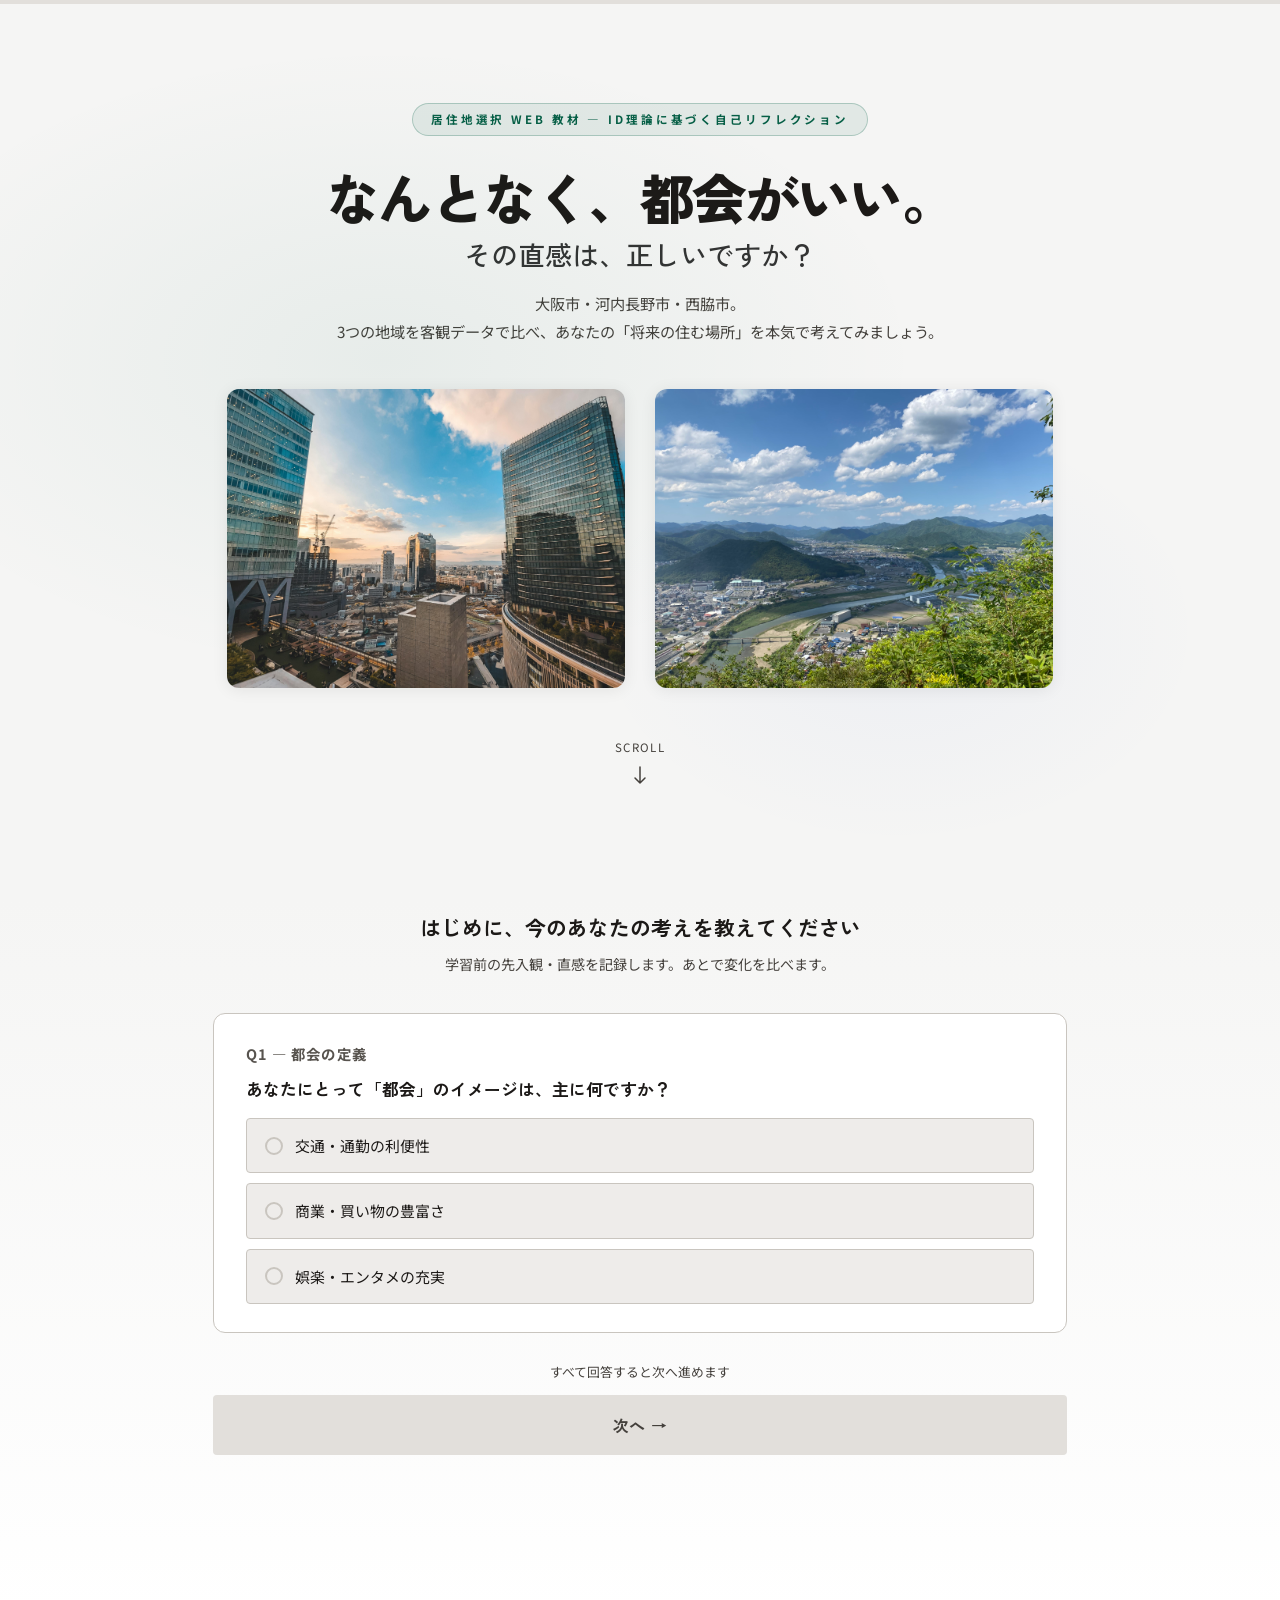
<file: ch4.html>
<!DOCTYPE html>
<html lang="ja">
<head>
<meta charset="UTF-8">
<meta name="viewport" content="width=device-width, initial-scale=1.0">
<title>第4章：5年後の貯金シミュレーション | 居住地選択シミュレーション</title>
<link rel="stylesheet" href="style.css">
<style>
.section-h {
  font-family: 'Zen Kaku Gothic New', sans-serif;
  font-size: 1rem;
  font-weight: 900;
  margin-bottom: 14px;
  display: flex;
  align-items: center;
  gap: 10px;
}

.support-grid {
  display: grid;
  grid-template-columns: repeat(3,1fr);
  gap: 12px;
  margin: 14px 0;
}
@media (max-width:600px) { .support-grid { grid-template-columns: 1fr; } }
.support-card {
  background: var(--c-surface2);
  border: 1.5px solid var(--c-border-bright);
  border-radius: var(--r-sm);
  padding: 16px;
  font-size: 0.83rem;
  line-height: 1.7;
}
.support-card h4 {
  font-family: 'Zen Kaku Gothic New', sans-serif;
  font-weight: 900;
  font-size: 0.88rem;
  margin-bottom: 10px;
}
.support-card ul {
  padding-left: 16px;
  color: var(--c-text-muted);
}
.support-card ul li { margin-bottom: 4px; }
.support-card.osaka { border-top: 2px solid var(--c-osaka); }
.support-card.osaka h4 { color: var(--c-osaka); }
.support-card.kawachi { border-top: 2px solid var(--c-kawachi); }
.support-card.kawachi h4 { color: var(--c-kawachi); }
.support-card.nishiwaki { border-top: 2px solid var(--c-nishiwaki); }
.support-card.nishiwaki h4 { color: var(--c-nishiwaki); }

.scenario-card.osaka .sc-city { color: var(--c-osaka); }
.scenario-card.kawachi .sc-city { color: var(--c-kawachi); }
.scenario-card.nishiwaki .sc-city { color: var(--c-nishiwaki); }

.section-divider { border: none; border-top: 1px solid var(--c-border); margin: 24px 0; }

.personal-banner {
  display: flex;
  align-items: flex-start;
  gap: 12px;
  background: rgba(6,95,70,0.06);
  border: 1.5px solid rgba(6,95,70,0.2);
  border-radius: var(--r-sm);
  padding: 14px 16px;
  margin-bottom: 20px;
  font-size: 0.87rem;
  line-height: 1.6;
}
.personal-banner .pb-icon { font-size: 1.2rem; flex-shrink: 0; margin-top: 1px; }
.personal-banner strong { color: var(--c-accent); }

.axis-highlight td:first-child { font-weight: 700; color: var(--c-text); }
.axis-highlight {
  background: rgba(91,140,255,0.07) !important;
  outline: 1px solid rgba(91,140,255,0.3);
  outline-offset: -1px;
}
.axis-highlight td:first-child::after {
  content: ' ← あなたの軸';
  font-size: 0.7rem;
  font-weight: 700;
  color: var(--c-accent);
  margin-left: 6px;
}

/* 5年後シミュレーション */
.savings-sim-grid { display: flex; flex-direction: column; gap: 16px; margin: 16px 0; }
.savings-row { display: flex; align-items: center; gap: 14px; }
.savings-city-info { width: 90px; flex-shrink: 0; }
.savings-city-name { font-size: 0.78rem; font-weight: 700; line-height: 1.3; }
.savings-monthly { font-size: 0.7rem; color: var(--c-text-muted); margin-top: 2px; }
.savings-bar-wrap { flex: 1; }
.savings-bar-track {
  height: 18px; background: var(--c-border);
  border-radius: 9px; overflow: hidden; margin-bottom: 4px;
}
.savings-bar-fill {
  height: 100%; border-radius: 9px; width: 0;
  transition: width 1.2s cubic-bezier(.23,1,.32,1);
}
.savings-amount {
  font-family: 'Zen Kaku Gothic New', sans-serif;
  font-size: 1.1rem;
  font-weight: 900;
}
.savings-5y-label { font-size: 0.68rem; color: var(--c-text-muted); }

.savings-diff-callout {
  background: rgba(62,201,176,0.08);
  border: 1px solid rgba(62,201,176,0.25);
  border-radius: var(--r-sm);
  padding: 12px 16px;
  margin-top: 14px;
  font-size: 0.87rem;
  line-height: 1.7;
}

.next-teaser {
  background: rgba(91,140,255,0.06);
  border: 1px solid rgba(91,140,255,0.2);
  border-radius: var(--r-sm);
  padding: 16px 20px;
  margin: 20px 0;
  font-size: 0.88rem;
  line-height: 1.75;
}
.next-teaser .nt-label {
  font-size: 0.72rem;
  font-weight: 700;
  letter-spacing: 0.1em;
  color: var(--c-accent);
  margin-bottom: 6px;
  text-transform: uppercase;
}
/* インタラクティブシミュレーター */
.sim-inputs {
  background: var(--c-surface2);
  border: 1.5px solid var(--c-border-bright);
  border-radius: var(--r-sm);
  padding: 16px 20px; margin-bottom: 20px;
}
.sim-row { margin-bottom: 16px; }
.sim-row:last-child { margin-bottom: 0; }
.sim-label-row {
  display: flex; justify-content: space-between; align-items: center;
  margin-bottom: 8px;
}
.sim-label-text { font-size: 0.8rem; font-weight: 700; color: var(--c-text-muted); }
.sim-val-badge {
  font-family: 'Zen Kaku Gothic New', sans-serif;
  font-weight: 900; font-size: 1.05rem; color: var(--c-accent);
}
input[type=range].sim-slider {
  width: 100%; -webkit-appearance: none; appearance: none;
  height: 6px; border-radius: 3px; outline: none; cursor: pointer;
}
input[type=range].sim-slider::-webkit-slider-thumb {
  -webkit-appearance: none;
  width: 22px; height: 22px;
  background: var(--c-accent); border-radius: 50%;
  cursor: pointer; box-shadow: 0 2px 8px rgba(91,140,255,0.45);
  transition: transform 0.1s;
}
input[type=range].sim-slider:active::-webkit-slider-thumb { transform: scale(1.15); }
input[type=range].sim-slider:focus { outline: none; }
input[type=range].sim-slider:focus::-webkit-slider-thumb {
  box-shadow: 0 0 0 3px rgba(91,140,255,0.4);
}
input[type=range].sim-slider::-moz-range-thumb {
  width: 22px; height: 22px;
  background: var(--c-accent); border-radius: 50%; border: none; cursor: pointer;
}
</style>
</head>
<body>

<div class="progress-bar"><div class="progress-fill" style="width:80%"></div></div>

<div class="chapter-header">
  <div class="chapter-tag">Chapter 4</div>
  <h1 class="chapter-title">5年後の<span>貯金シミュレーション</span></h1>
  <p class="chapter-desc">ここまで学んだデータをもとに、あなた自身の数字で将来を計算しましょう。</p>
</div>

<div class="container">

  <!-- パーソナライズバナー -->
  <div class="personal-banner" id="personal-banner" style="display:none">
    <span class="pb-icon">→</span>
    <span id="personal-banner-text"></span>
  </div>

  <!-- 5年後の貯金シミュレーション（インタラクティブ） -->
  <div class="card">
    <div class="card-label">収支シミュレーション</div>
    <h3 class="section-h">あなたの数字で計算する<br class="sp-br">「5年後の貯金」</h3>
    <p style="font-size:0.82rem;color:var(--c-text-muted);margin-bottom:18px;">
      スライダーを動かすと、3都市の5年後貯金額がリアルタイムで更新されます。
    </p>

    <div class="sim-inputs">
      <div class="sim-row">
        <div class="sim-label-row">
          <span class="sim-label-text">手取り月収</span>
          <span><span class="sim-val-badge" id="sim-income-val">25</span><span style="font-size:0.78rem;color:var(--c-text-muted)"> 万円/月</span></span>
        </div>
        <input type="range" id="income-slider" class="sim-slider" min="15" max="45" value="25" step="1"
               aria-label="手取り月収（万円）" aria-valuemin="15" aria-valuemax="45" aria-valuenow="25">
        <div style="display:flex;justify-content:space-between;font-size:0.68rem;color:var(--c-text-muted);margin-top:4px"><span>15万</span><span>45万</span></div>
      </div>
      <div class="sim-row">
        <div class="sim-label-row">
          <span class="sim-label-text">希望の家賃（大阪市水準）</span>
          <span><span class="sim-val-badge" id="sim-rent-val">5</span><span style="font-size:0.78rem;color:var(--c-text-muted)"> 万円/月</span></span>
        </div>
        <input type="range" id="rent-slider" class="sim-slider" min="3" max="12" value="5" step="0.5"
               aria-label="希望の家賃・大阪市水準（万円）" aria-valuemin="3" aria-valuemax="12" aria-valuenow="5">
        <div style="display:flex;justify-content:space-between;font-size:0.68rem;color:var(--c-text-muted);margin-top:4px"><span>3万</span><span>12万</span></div>
      </div>
    </div>

    <div class="savings-sim-grid" id="savings-sim">
      <div class="savings-row">
        <div class="savings-city-info">
          <div class="savings-city-name" style="color:var(--c-osaka)">大阪市</div>
          <div class="savings-monthly">月 <span id="sim-monthly-osaka">—</span>万円<br><span style="font-size:0.65rem;opacity:0.75">家賃 <span id="sim-rent-osaka">5.0</span>万</span></div>
        </div>
        <div class="savings-bar-wrap">
          <div class="savings-bar-track">
            <div class="savings-bar-fill" id="sim-bar-osaka" style="background:var(--c-osaka)"></div>
          </div>
          <div style="display:flex;align-items:baseline;gap:6px">
            <span class="savings-amount" style="color:var(--c-osaka)" id="sim-total-osaka">0</span>
            <span class="savings-5y-label">万円（5年後）</span>
          </div>
        </div>
      </div>
      <div class="savings-row">
        <div class="savings-city-info">
          <div class="savings-city-name" style="color:var(--c-kawachi)">河内長野市</div>
          <div class="savings-monthly">月 <span id="sim-monthly-kawachi">—</span>万円<br><span style="font-size:0.65rem;opacity:0.75">家賃 <span id="sim-rent-kawachi">3.6</span>万</span></div>
        </div>
        <div class="savings-bar-wrap">
          <div class="savings-bar-track">
            <div class="savings-bar-fill" id="sim-bar-kawachi" style="background:var(--c-kawachi)"></div>
          </div>
          <div style="display:flex;align-items:baseline;gap:6px">
            <span class="savings-amount" style="color:var(--c-kawachi)" id="sim-total-kawachi">0</span>
            <span class="savings-5y-label">万円（5年後）</span>
          </div>
        </div>
      </div>
      <div class="savings-row">
        <div class="savings-city-info">
          <div class="savings-city-name" style="color:var(--c-nishiwaki)">西脇市</div>
          <div class="savings-monthly">月 <span id="sim-monthly-nishiwaki">—</span>万円<br><span style="font-size:0.65rem;opacity:0.75">家賃 <span id="sim-rent-nishiwaki">2.4</span>万</span></div>
        </div>
        <div class="savings-bar-wrap">
          <div class="savings-bar-track">
            <div class="savings-bar-fill" id="sim-bar-nishiwaki" style="background:var(--c-nishiwaki)"></div>
          </div>
          <div style="display:flex;align-items:baseline;gap:6px">
            <span class="savings-amount" style="color:var(--c-nishiwaki)" id="sim-total-nishiwaki">0</span>
            <span class="savings-5y-label">万円（5年後）</span>
          </div>
        </div>
      </div>
    </div>

    <div class="savings-diff-callout" id="sim-diff-callout"></div>

    <p style="font-size:0.72rem;color:var(--c-text-muted);margin-top:12px;line-height:1.6;font-style:normal;">
      ※ 生活費（食費・光熱費・交通費等）は都市別の物価水準に基づく固定値を使用。
    </p>
  </div>

  <!-- 次章テキスト -->
  <div class="next-teaser">
    <div class="nt-label">▶ 最終章へ</div>
    <strong>これまで学んだデータを踏まえて、あなた自身の答えを出す時間です。</strong><br>
    4つの章で「お金」「支援制度」「生活の質」「将来の貯金」を比較しました。次の章では、あなた自身の価値観に基づいた最終意思決定を行います。
  </div>

  <button id="btn_to_ch5" class="btn-primary">
    第5章：学習後の意思決定をする →
  </button>

</div><!-- /container -->

<script>
const stored = localStorage.getItem('residence_study_log');
if (!stored) { window.location.href = 'index.html'; }

const btn5 = document.getElementById('btn_to_ch5');
btn5.addEventListener('click', () => {
  const log = JSON.parse(localStorage.getItem('residence_study_log') || '{}');
  log.sim_settings = {
    take_home_money: parseFloat(document.getElementById('income-slider').value),
    desired_rent: parseFloat(document.getElementById('rent-slider').value)
  };
  localStorage.setItem('residence_study_log', JSON.stringify(log));
  window.location.href = 'ch5.html';
});

// ── パーソナライズバナー
(function() {
  const log = JSON.parse(stored || '{}');
  const valued = (log.mid_session_data || {}).valued_item || '';
  const hintMap = {
    money:   { label: 'お金・生活コスト', hint: 'スライダーを動かして、あなたの月収でどれだけ差が出るか確認してみましょう。' },
    rent:    { label: '家賃・生活費',     hint: '家賃スライダーを調整すると、家賃の差が5年でどれだけ積み重なるか分かります。' },
    access:  { label: '交通・アクセス',   hint: '利便性と貯金額のトレードオフを、下のシミュレーターで数字として確認してみましょう。' },
    nature:  { label: '自然環境',         hint: '西脇市で月5万円を貯めながら自然の中で暮らす生活を、数字で確かめてみましょう。' },
    private: { label: 'プライバシー・ゆとり', hint: 'ゆとりのある生活が長期的な貯金にどう影響するか、シミュレーターで確認できます。' }
  };
  const info = hintMap[valued];
  if (!info) return;
  const banner = document.getElementById('personal-banner');
  const bannerText = document.getElementById('personal-banner-text');
  banner.style.display = 'flex';
  bannerText.innerHTML = `前の章で <strong>「${info.label}」</strong> を重視すると選びましたね。${info.hint}`;
})();

// ── インタラクティブ貯金シミュレーター
(function() {
  const CITIES = {
    osaka:    { rentF: 1.00, living: 15.1 },
    kawachi:  { rentF: 0.71, living: 14.1 },
    nishiwaki:{ rentF: 0.48, living: 11.3 }
  };
  const incSlider  = document.getElementById('income-slider');
  const rentSlider = document.getElementById('rent-slider');
  const incVal  = document.getElementById('sim-income-val');
  const rentVal = document.getElementById('sim-rent-val');

  function updateTrack(slider) {
    const pct = (slider.value - slider.min) / (slider.max - slider.min) * 100;
    slider.style.background =
      `linear-gradient(to right,var(--c-accent) ${pct}%,var(--c-border) ${pct}%)`;
  }

  function update() {
    const income   = parseFloat(incSlider.value);
    const baseRent = parseFloat(rentSlider.value);
    incVal.textContent  = income;
    rentVal.textContent = baseRent;
    updateTrack(incSlider);
    updateTrack(rentSlider);

    const vals = {};
    for (const [k, c] of Object.entries(CITIES)) {
      const rent    = parseFloat((baseRent * c.rentF).toFixed(1));
      const monthly = parseFloat(Math.max(0, income - rent - c.living).toFixed(1));
      vals[k] = { rent, monthly, total: Math.round(monthly * 60) };
    }

    const maxTotal = Math.max(...Object.values(vals).map(v => v.total), 1);
    for (const [k, v] of Object.entries(vals)) {
      const bar = document.getElementById('sim-bar-' + k);
      if (bar) bar.style.width = (v.total / maxTotal * 100) + '%';
      const mEl = document.getElementById('sim-monthly-' + k);
      if (mEl) mEl.textContent = v.monthly > 0 ? v.monthly.toFixed(1) : '0';
      const tEl = document.getElementById('sim-total-' + k);
      if (tEl) tEl.textContent = v.total;
      const rEl = document.getElementById('sim-rent-' + k);
      if (rEl) rEl.textContent = v.rent.toFixed(1);
    }

    const diff = vals.nishiwaki.total - vals.osaka.total;
    const callout = document.getElementById('sim-diff-callout');
    if (!callout) return;
    if (diff > 0) {
      callout.innerHTML = `<strong style="color:#059669">差額は5年で${diff}万円</strong><br>
        西脇市（${vals.nishiwaki.total}万円）と大阪市（${vals.osaka.total}万円）の差は
        <strong>5年で${diff}万円</strong>。住宅頭金・留学・起業資金にもなる金額です。「どこに住むか」は「どう生きるか」の選択です。`;
    } else {
      callout.innerHTML = `<strong style="color:var(--c-accent)">高い月収なら大阪市でも十分貯金できます</strong><br>
        月収が高い場合、都市の生活コストを上回る貯蓄が可能です。ただし各都市の差額はどんな月収でも変わりません。`;
    }
  }

  incSlider.addEventListener('input', update);
  rentSlider.addEventListener('input', update);
  update();
})();

</script>

</body>
</html>
</file>
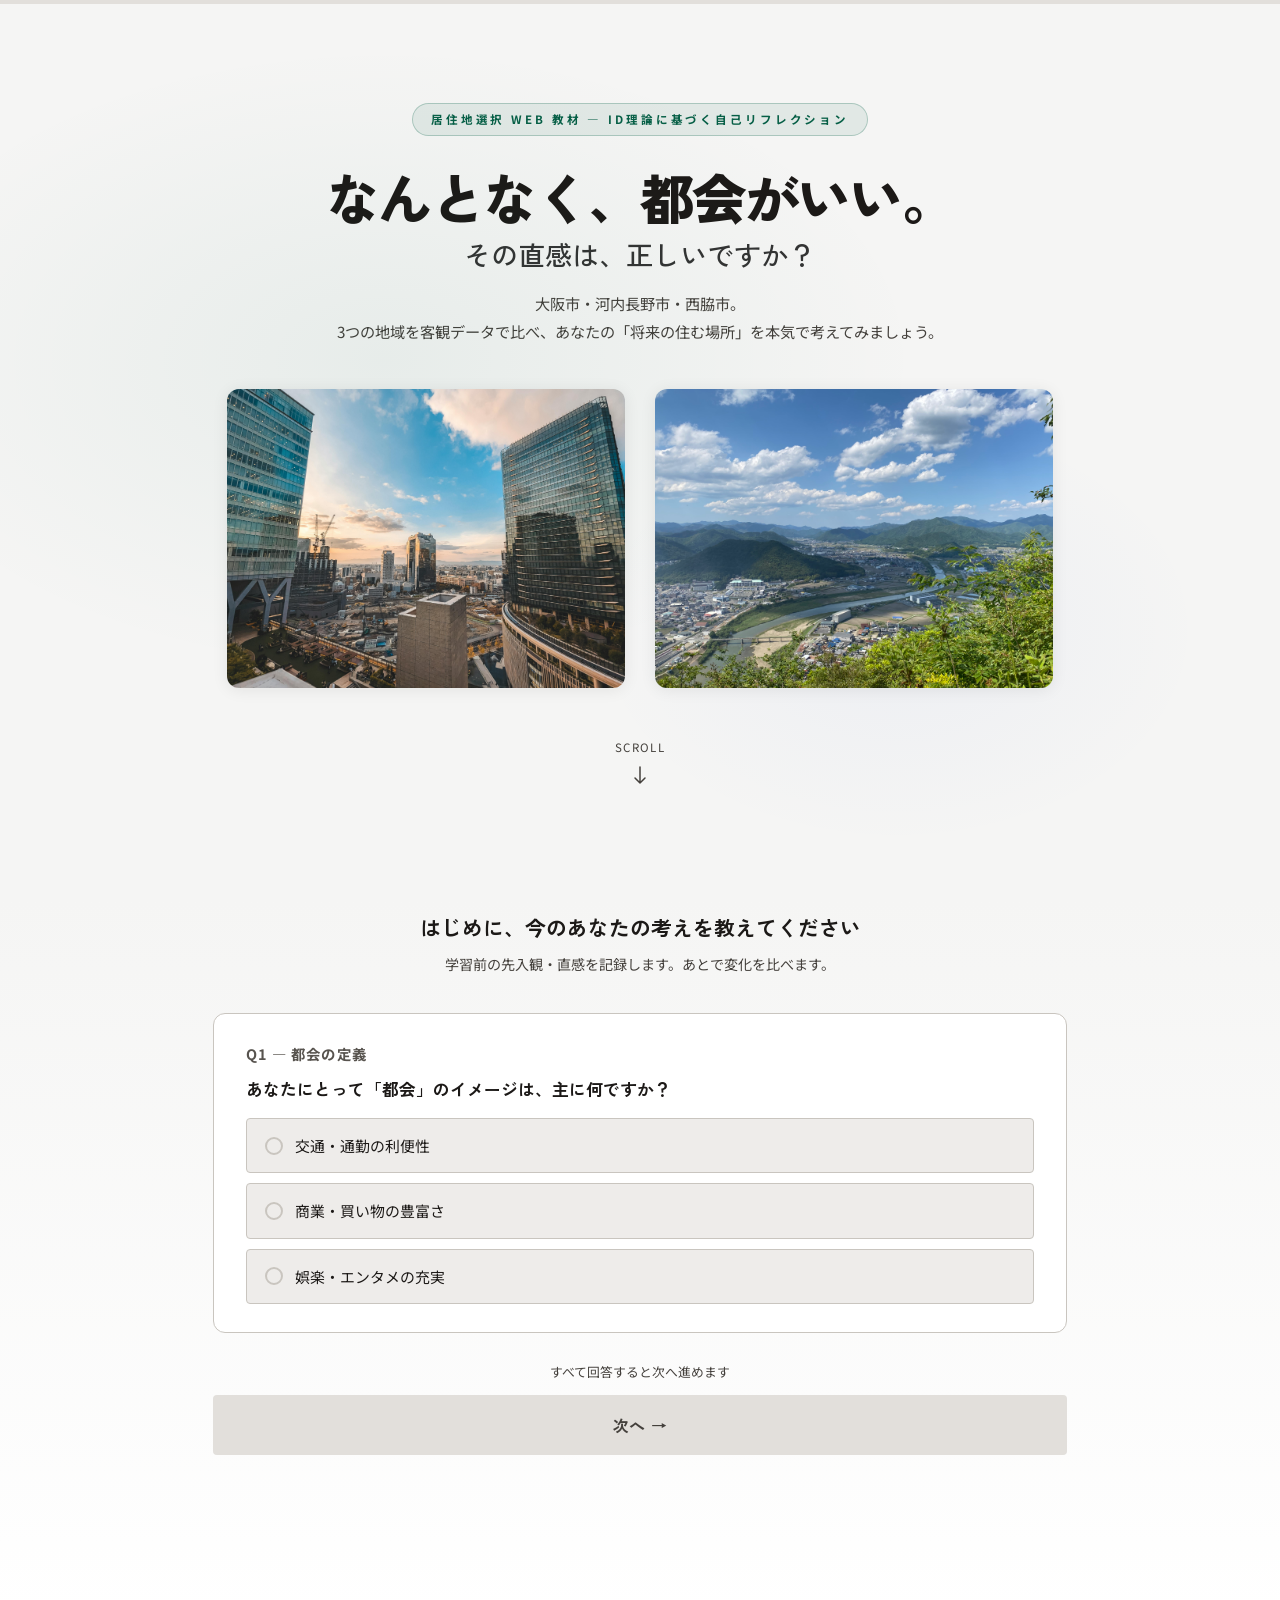
<file: ch5.html>
<!DOCTYPE html>
<html lang="ja">
<head>
<meta charset="UTF-8">
<meta name="viewport" content="width=device-width, initial-scale=1.0">
<title>第5章：再意思決定 | 居住地選択シミュレーション</title>
<link rel="stylesheet" href="style.css">
<style>
.q-block {
  margin-bottom: 22px;
  padding-bottom: 22px;
  border-bottom: 1px solid var(--c-border);
}
.q-block:last-child { border-bottom: none; margin-bottom: 0; padding-bottom: 0; }
.q-label {
  font-size: 0.75rem;
  font-weight: 700;
  letter-spacing: 0.12em;
  text-transform: uppercase;
  color: var(--c-text-muted);
  margin-bottom: 8px;
}
.q-text {
  font-family: 'Zen Kaku Gothic New', sans-serif;
  font-size: 1rem;
  font-weight: 700;
  margin-bottom: 14px;
  line-height: 1.5;
}

.profile-card h4 { font-size: 0.9rem; margin-bottom: 6px; }

.action-highlight {
  background: rgba(91,140,255,0.07);
  border: 1px solid rgba(91,140,255,0.2);
  border-radius: var(--r-sm);
  padding: 14px 18px;
  margin: 10px 0;
  font-size: 0.88rem;
  line-height: 1.7;
}
.action-highlight strong { color: var(--c-accent); }
</style>
</head>
<body>

<div class="progress-bar"><div class="progress-fill" style="width:90%"></div></div>

<div class="chapter-header">
  <div class="chapter-tag">Chapter 5</div>
  <h1 class="chapter-title">これからの<span>あなたの暮らし</span></h1>
  <p class="chapter-desc">学習を経て、もう一度考えてみましょう。</p>
</div>

<div class="container">

  <!-- 事後意識調査フォーム -->
  <div class="card" id="after_form_section">
    <div class="card-label">事後意識調査 —<br class="sp-br">学習後の考えを記録します</div>

    <!-- Q1 -->
    <div class="q-block">
      <div class="q-label">Q1</div>
      <div class="q-text">3都市を学んだ今、将来住みたい場所はどこですか？</div>
      <div class="radio-group" id="q1-group">
        <label class="radio-option" data-val="urban">
          <input type="radio" name="final_loc" value="urban">
          <div class="radio-dot"></div>
          <span>都市部（大阪市のような大都市）</span>
        </label>
        <label class="radio-option" data-val="sub_urban">
          <input type="radio" name="final_loc" value="sub_urban">
          <div class="radio-dot"></div>
          <span>準都市（河内長野市のような<br class="sp-br">バランス型）</span>
        </label>
        <label class="radio-option" data-val="rural">
          <input type="radio" name="final_loc" value="rural">
          <div class="radio-dot"></div>
          <span>地方（西脇市のような自然環境重視）</span>
        </label>
      </div>
    </div>

    <!-- Q2 -->
    <div class="q-block">
      <div class="q-label">Q2</div>
      <div class="q-text">その理由を自由に<br class="sp-br">書いてください。</div>
      <textarea id="reason_after" class="textarea-field" placeholder="学習を通じて考えたことを書いてください。（例：〜だから都市部を選んだ）（20文字以上）" minlength="20"></textarea>
      <p id="reason_warn" style="font-size:0.8rem;color:var(--c-accent2);margin-top:6px;display:none;">20文字以上入力してください（研究データの質を担保するためです）</p>
    </div>

    <!-- Q3 -->
    <div class="q-block">
      <div class="q-label">Q3</div>
      <div class="q-text">学習前と比べて、考えはどのくらい変わりましたか？</div>
      <div class="scale-group" id="change-scale-group">
        <button class="scale-btn" data-val="1">1<br><span style="font-size:0.65rem;font-weight:400">全く変わらない</span></button>
        <button class="scale-btn" data-val="2">2</button>
        <button class="scale-btn" data-val="3">3<br><span style="font-size:0.65rem;font-weight:400">少し変わった</span></button>
        <button class="scale-btn" data-val="4">4</button>
        <button class="scale-btn" data-val="5">5<br><span style="font-size:0.65rem;font-weight:400">大きく変わった</span></button>
      </div>
    </div>

    <!-- Q4 -->
    <div class="q-block">
      <div class="q-label">Q4</div>
      <div class="q-text">今回の学習で最も影響を与えたのは何ですか？</div>
      <div class="radio-group" id="q4-group">
        <label class="radio-option" data-val="money">
          <input type="radio" name="influence_factor" value="money">
          <div class="radio-dot"></div>
          <span>可処分所得・お金のデータ</span>
        </label>
        <label class="radio-option" data-val="access">
          <input type="radio" name="influence_factor" value="access">
          <div class="radio-dot"></div>
          <span>交通・アクセス情報</span>
        </label>
        <label class="radio-option" data-val="service">
          <input type="radio" name="influence_factor" value="service">
          <div class="radio-dot"></div>
          <span>行政サービス・支援制度</span>
        </label>
        <label class="radio-option" data-val="lifestyle">
          <input type="radio" name="influence_factor" value="lifestyle">
          <div class="radio-dot"></div>
          <span>生活シナリオ・リアルなイメージ</span>
        </label>
      </div>
    </div>
  </div>

  <!-- 都市別プロフィール（Q1〜Q4入力後に表示） -->
  <div class="reveal-section" id="profile_section" aria-live="polite">
    <div class="card">
      <div class="card-label">あなたにぴったりなのは？</div>
      <h3>都市別プロフィール</h3>
      <div class="profile-cards">
        <div class="profile-card osaka">
          <h4 class="pc-osaka">大阪市タイプ</h4>
          <p style="font-size:0.83rem;color:var(--c-text-muted);line-height:1.6">
            キャリアや人とのつながりを最優先したい人向け。刺激・多様性・チャンスが豊富。
            都市の「密度」をエネルギーに変えられる人に最適。
          </p>
        </div>
        <div class="profile-card kawachi">
          <h4 class="pc-kawachi">河内長野市タイプ</h4>
          <p style="font-size:0.83rem;color:var(--c-text-muted);line-height:1.6">
            利便性と自然のバランスを求める人向け。最高の行政サービスと年収の高さが魅力。
            「都市に近い地方」という選択肢。
          </p>
        </div>
        <div class="profile-card nishiwaki">
          <h4 class="pc-nishiwaki">西脇市タイプ</h4>
          <p style="font-size:0.83rem;color:var(--c-text-muted);line-height:1.6">
            自由な時間・生活コスト削減・自然を求める人向け。テレワーカーや起業家にも。
            移住支援制度を活かせば初年度の負担が大幅に軽減。
          </p>
        </div>
      </div>
    </div>
  </div>

  <!-- 活動提案（同じく表示） -->
  <div class="reveal-section" id="action_section">
    <div class="card">
      <div class="card-label">Q5 — 学習の転移</div>
      <h3>今後、実際に行動したいと思いますか？</h3>
      <p style="font-size:0.85rem;color:var(--c-text-muted);margin-bottom:16px;">
        例：移住イベントに参加する・地域を実際に訪問する・情報収集を深める、など
      </p>

      <div id="action-proposals" style="margin-bottom:18px;"></div>

      <div class="radio-group" id="q5-group">
        <label class="radio-option" data-val="strong">
          <input type="radio" name="future_action" value="strong">
          <div class="radio-dot"></div>
          <span>ぜひ行動したい</span>
        </label>
        <label class="radio-option" data-val="yes">
          <input type="radio" name="future_action" value="yes">
          <div class="radio-dot"></div>
          <span>少し考えてみようと思う</span>
        </label>
        <label class="radio-option" data-val="no">
          <input type="radio" name="future_action" value="no">
          <div class="radio-dot"></div>
          <span>今は行動するつもりはない</span>
        </label>
      </div>

      <p style="font-size:0.8rem;color:var(--c-text-muted);margin-top:12px;">すべて回答すると次へ進めます</p>
      <button id="btn_submit" class="btn-primary" disabled>
        学習データを記録して完了する →
      </button>
    </div>
  </div>

</div><!-- /container -->

<script>
const stored = localStorage.getItem('residence_study_log');
if (!stored) { window.location.href = 'index.html'; }

let afterData = { final_loc: null, reason_after: null, change_scale: null, influence_factor: null };
let formSubmitting = false;

function checkAfterComplete() {
  const allFilled = afterData.final_loc && afterData.reason_after && afterData.change_scale && afterData.influence_factor;
  if (allFilled && !document.getElementById('profile_section').style.display.includes('block')) {
    showProfiles();
  }
}

function showProfiles() {
  document.getElementById('profile_section').style.display = 'block';
  document.getElementById('action_section').style.display = 'block';

  // 選択に応じた行動提案
  const proposals = {
    urban: '大阪市を選んだあなたへ：<strong>都市型インターンシップや就活イベント</strong>に1件応募してみましょう。',
    sub_urban: '河内長野市を選んだあなたへ：<strong>1日足を伸ばして実際に街を歩いてみましょう。</strong> 南海電車で難波から約40分です。',
    rural: '西脇市を選んだあなたへ：<strong>移住体験プログラムや地域おこし協力隊の情報を調べてみましょう。</strong>'
  };
  const p = proposals[afterData.final_loc] || '';
  if (p) {
    document.getElementById('action-proposals').innerHTML = `<div class="action-highlight">${p}</div>`;
  }

}

// ── Q1
document.querySelectorAll('#q1-group .radio-option').forEach(opt => {
  opt.addEventListener('click', () => {
    if (formSubmitting) return;
    document.querySelectorAll('#q1-group .radio-option').forEach(o => o.classList.remove('selected'));
    opt.classList.add('selected');
    opt.querySelector('input').checked = true;
    afterData.final_loc = opt.dataset.val;
    checkAfterComplete();
  });
});

// ── Q2
document.getElementById('reason_after').addEventListener('input', e => {
  const val = e.target.value.trim();
  const warn = document.getElementById('reason_warn');
  if (val.length > 0 && val.length < 20) {
    warn.style.display = 'block';
    afterData.reason_after = null;
  } else {
    warn.style.display = 'none';
    afterData.reason_after = val.length >= 20 ? val : null;
  }
  checkAfterComplete();
});

// ── Q3 scale buttons
document.querySelectorAll('#change-scale-group .scale-btn').forEach(btn => {
  btn.addEventListener('click', () => {
    if (formSubmitting) return;
    document.querySelectorAll('#change-scale-group .scale-btn').forEach(b => b.classList.remove('selected'));
    btn.classList.add('selected');
    afterData.change_scale = btn.dataset.val;
    checkAfterComplete();
  });
});

// ── Q4
document.querySelectorAll('#q4-group .radio-option').forEach(opt => {
  opt.addEventListener('click', () => {
    if (formSubmitting) return;
    document.querySelectorAll('#q4-group .radio-option').forEach(o => o.classList.remove('selected'));
    opt.classList.add('selected');
    opt.querySelector('input').checked = true;
    afterData.influence_factor = opt.dataset.val;
    checkAfterComplete();
  });
});

// ── Q5
document.querySelectorAll('#q5-group .radio-option').forEach(opt => {
  opt.addEventListener('click', () => {
    if (formSubmitting) return;
    document.querySelectorAll('#q5-group .radio-option').forEach(o => o.classList.remove('selected'));
    opt.classList.add('selected');
    opt.querySelector('input').checked = true;
    afterData.future_action = opt.dataset.val;
    document.getElementById('btn_submit').disabled = false;
  });
});

// ── GAS送信機能
const GAS_URL = "https://script.google.com/macros/s/AKfycby4X_VFB5yejOIey_zWXxln_1fnjgvJJvr-ds1atdTqNnRP8OcyXqIX_FyhVUycZPzXpQ/exec";
const locMap = { urban: '都市部（大阪市）', sub_urban: '準都市（河内長野市）', rural: '地方（西脇市）' };
const valuedItemMap = { money: 'お金・生活費', rent: '家賃の安さ', access: '交通・アクセス', nature: '自然環境', private: 'プライバシー・ゆとり' };
const factorMap = { money: '可処分所得・お金のデータ', access: '交通・アクセス情報', service: '行政サービス・支援制度', lifestyle: '生活シナリオ・リアルなイメージ' };

function sendDataToSheet() {
  const btn = document.getElementById('btn_submit');
  if (btn.disabled) return;
  formSubmitting = true;
  btn.disabled = true;
  btn.textContent = '送信中…';
  document.getElementById('reason_after').disabled = true;

  const log = JSON.parse(localStorage.getItem('residence_study_log') || '{}');
  const beforeData = log.user_before_data || {};
  const midData = log.user_mid_data || {};
  const simSettings = log.sim_settings || {};

  // ペイロード作成
  const payload = {
    before_choice: locMap[beforeData.desired_loc] || '未選択',
    after_choice: locMap[afterData.final_loc] || '未選択',
    choice_status: beforeData.desired_loc === afterData.final_loc ? '変化なし' : '変化あり',
    change_score: parseInt(afterData.change_scale) || 0,
    before_reason: (midData.reason_mid || beforeData.reason_before) || '—',
    after_reason: afterData.reason_after || '—',
    axis_before: valuedItemMap[beforeData.valued_item_before] || valuedItemMap[midData.valued_item] || '未選択',
    axis_after: valuedItemMap[midData.valued_item] || '未選択',
    most_influential: factorMap[afterData.influence_factor] || '—',
    take_home_money: simSettings.take_home_money || 0,
    desired_rent: simSettings.desired_rent || 0
  };

  // GASへ送信
  fetch(GAS_URL, {
    method: "POST",
    mode: "no-cors",
    headers: { "Content-Type": "application/json" },
    body: JSON.stringify(payload)
  })
  .then(() => {
    // データ更新して遷移
    log.user_after_data = {
      final_loc: afterData.final_loc,
      reason_after: afterData.reason_after,
      change_scale: afterData.change_scale,
      influence_factor: afterData.influence_factor,
      future_action: afterData.future_action,
      timestamp_after: new Date().toISOString()
    };
    localStorage.setItem('residence_study_log', JSON.stringify(log));
    window.location.href = 'complete.html';
  })
  .catch(err => {
    console.error("エラー:", err);
    alert("データの送信に失敗しました。もう一度試してください。");
  });
}

// ── Submit
document.getElementById('btn_submit').addEventListener('click', sendDataToSheet);
</script>
</body>
</html>
</file>
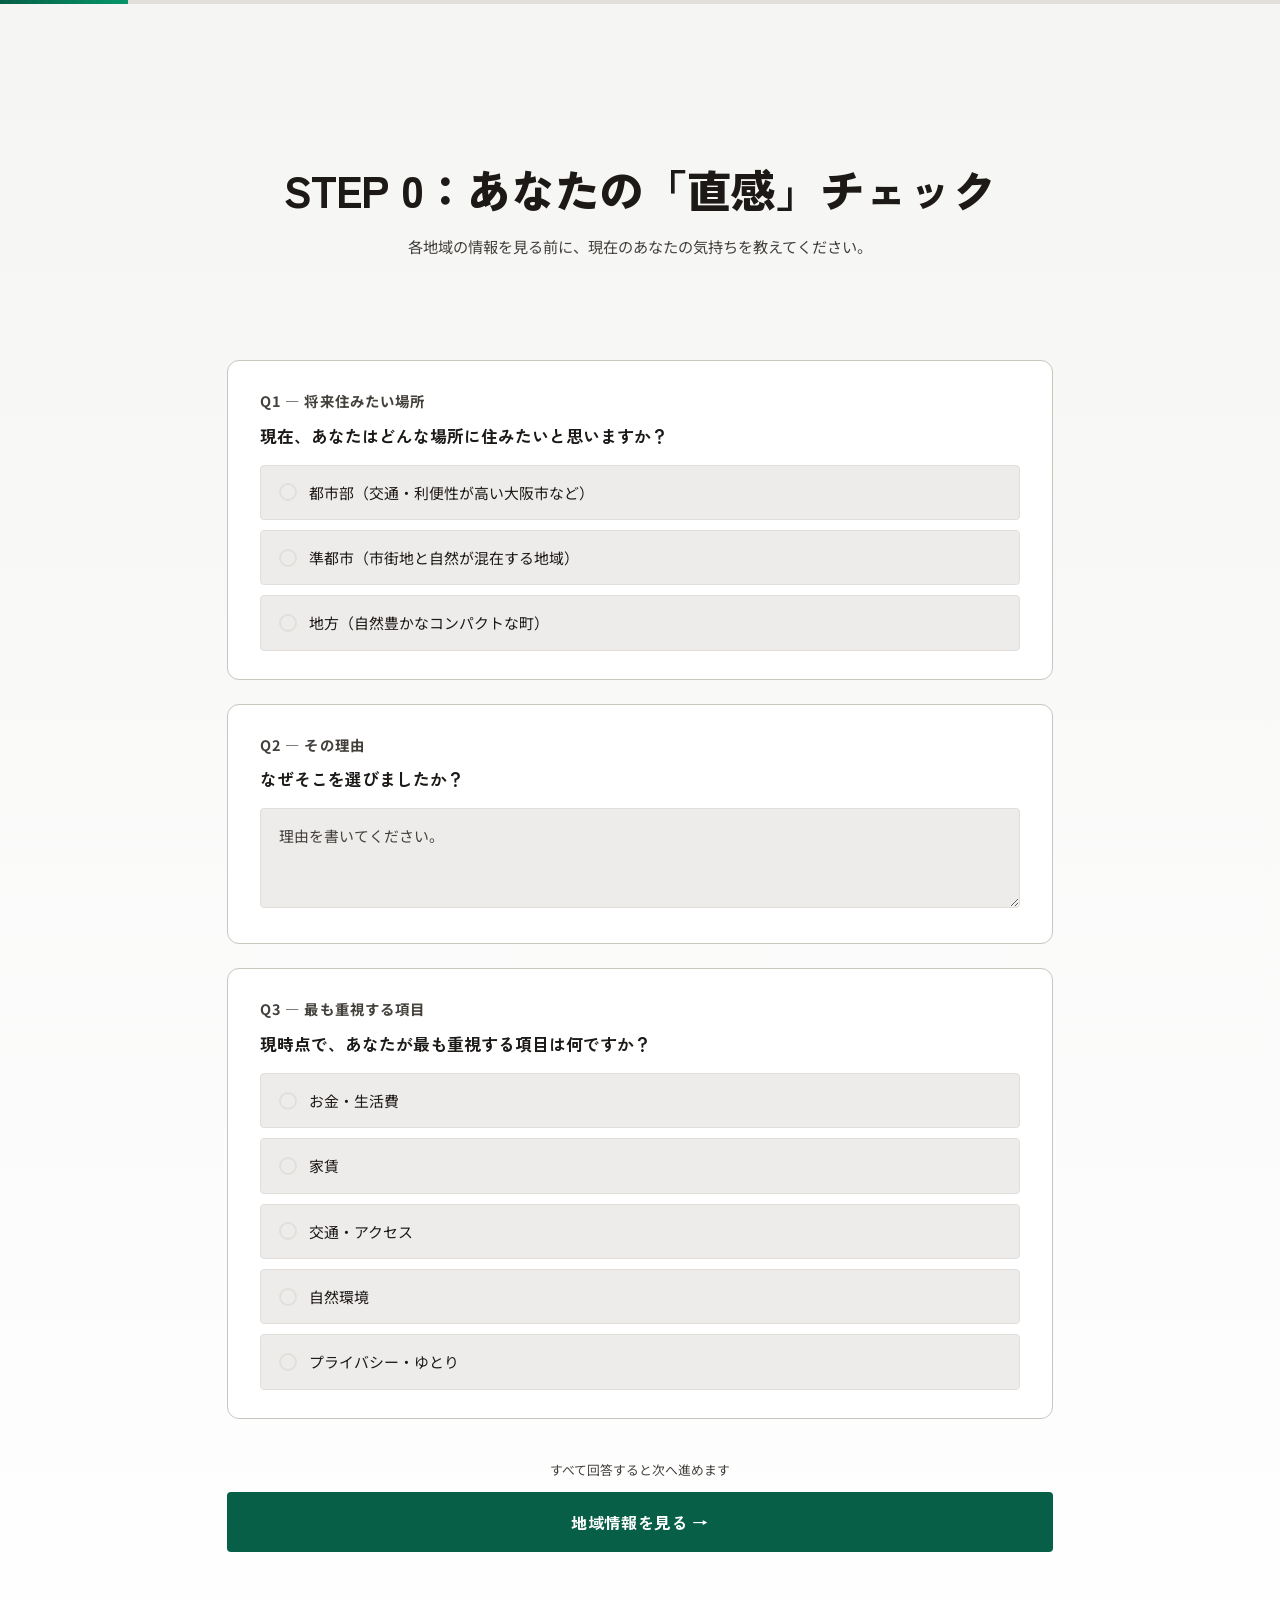
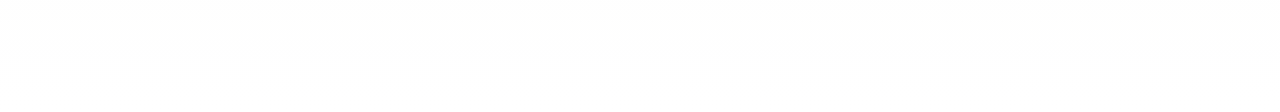
<file: checkpoint.html>
<!DOCTYPE html>
<html lang="ja">
<head>
<meta charset="UTF-8">
<meta name="viewport" content="width=device-width, initial-scale=1.0">
<title>STEP 0：あなたの「直感」チェック | 居住地選択シミュレーション</title>
<link rel="stylesheet" href="style.css">
<style>
body { background: var(--c-bg); }

.intro-section {
  padding: 100px 20px;
  text-align: center;
  background: linear-gradient(135deg, rgba(91,140,255,0.1) 0%, rgba(78,205,196,0.05) 100%);
  min-height: 100vh;
  display: flex;
  flex-direction: column;
  align-items: center;
  justify-content: center;
}

.intro-text {
  max-width: 600px;
  margin-bottom: 40px;
}

.intro-title {
  font-family: 'Zen Kaku Gothic New', sans-serif;
  font-size: clamp(1.8rem, 4vw, 2.6rem);
  font-weight: 900;
  margin-bottom: 20px;
  color: var(--c-text);
}

.intro-desc {
  color: var(--c-text-muted);
  font-size: 1rem;
  line-height: 1.8;
  margin-bottom: 16px;
}

.intro-card {
  max-width: 900px;
  background: var(--c-surface);
  border: 1.5px solid var(--c-border-bright);
  border-radius: var(--r);
  padding: 40px 32px;
}

.card-label {
  font-size: 0.75rem;
  font-weight: 700;
  letter-spacing: 0.12em;
  text-transform: uppercase;
  color: var(--c-text-muted);
  margin-bottom: 10px;
}

.card h3 {
  font-family: 'Zen Kaku Gothic New', sans-serif;
  font-size: 1.1rem;
  font-weight: 700;
  margin-bottom: 20px;
  line-height: 1.5;
  color: var(--c-text);
}

.radio-group {
  display: flex;
  flex-direction: column;
  gap: 10px;
}

.radio-option {
  display: flex;
  align-items: center;
  gap: 12px;
  padding: 14px 18px;
  background: var(--c-surface2);
  border: 1.5px solid var(--c-border);
  border-radius: var(--r-sm);
  cursor: pointer;
  transition: all 0.2s ease;
  font-size: 0.93rem;
}

.radio-option:hover {
  border-color: var(--c-accent);
  background: rgba(91,140,255,0.08);
}

.radio-option input[type="radio"] {
  display: none;
}

.radio-dot {
  width: 18px;
  height: 18px;
  border-radius: 50%;
  border: 2px solid var(--c-border);
  flex-shrink: 0;
  display: flex;
  align-items: center;
  justify-content: center;
  transition: all 0.2s ease;
}

.radio-option.selected {
  border-color: var(--c-accent);
  background: rgba(91,140,255,0.12);
}

.radio-option.selected .radio-dot {
  border-color: var(--c-accent);
  background: var(--c-accent);
}

.radio-option.selected .radio-dot::after {
  content: '';
  width: 6px;
  height: 6px;
  border-radius: 50%;
  background: #fff;
  display: block;
}

.btn-primary {
  display: block;
  width: 100%;
  padding: 18px;
  background: var(--c-accent);
  color: #fff;
  border: none;
  border-radius: var(--r-sm);
  font-family: 'Zen Kaku Gothic New', sans-serif;
  font-size: 1rem;
  font-weight: 700;
  cursor: pointer;
  transition: all 0.25s ease;
  letter-spacing: 0.04em;
  margin-top: 20px;
}

.btn-primary:hover:not(:disabled) {
  background: #7aa3ff;
  transform: translateY(-2px);
  box-shadow: 0 8px 24px rgba(91,140,255,0.4);
}

.btn-primary:disabled {
  background: var(--c-border);
  color: var(--c-text-muted);
  cursor: not-allowed;
  transform: none;
}

.lock-note {
  text-align: center;
  font-size: 0.8rem;
  color: var(--c-text-muted);
  margin-top: 16px;
}

@media (max-width: 600px) {
  .intro-card { padding: 24px 16px; }
}
</style>
</head>
<body>

<div class="progress-bar"><div class="progress-fill" style="width:10%"></div></div>

<section class="chapter-section" style="padding: 80px 20px; background: linear-gradient(180deg, var(--c-bg) 0%, var(--c-surface) 100%);">
  <div class="chapter-header" style="text-align: center; margin-bottom: 60px;">
    <h1 class="chapter-title" style="font-family: 'Zen Kaku Gothic New', sans-serif; font-size: clamp(1.8rem, 4vw, 2.8rem); font-weight: 900; margin-bottom: 16px;">STEP 0：あなたの「直感」チェック</h1>
    <p class="chapter-desc" style="color: var(--c-text-muted); font-size: 0.95rem; max-width: 600px; margin: 0 auto;">
      各地域の情報を見る前に、<br class="sp-br">現在のあなたの気持ちを教えてください。
    </p>
  </div>

  <div class="container">

    <!-- Q1 -->
    <div style="margin-bottom: 24px;">
        <div class="card" style="background: var(--c-surface); border: 1.5px solid var(--c-border-bright); border-radius: var(--r); padding: 28px 32px; margin-bottom: 20px;">
          <div class="card-label" style="font-size: 0.9rem; font-weight: 700; letter-spacing: 0.08em; text-transform: uppercase; color: var(--c-text-muted); margin-bottom: 10px;">Q1 — 将来住みたい場所</div>
          <h3 style="font-family: 'Zen Kaku Gothic New', sans-serif; font-size: 1.05rem; font-weight: 700; margin-bottom: 16px; line-height: 1.5;">現在、あなたはどんな場所に<br class="sp-br">住みたいと思いますか？</h3>
          <div class="radio-group" id="q1-group">
            <label class="radio-option" style="display: flex; align-items: center; gap: 12px; padding: 14px 18px; background: var(--c-surface2); border: 1.5px solid var(--c-border); border-radius: var(--r-sm); cursor: pointer; transition: all 0.2s ease; font-size: 0.93rem;">
              <input type="radio" name="mid_loc" value="urban">
              <div class="radio-dot" style="width: 18px; height: 18px; border-radius: 50%; border: 2px solid var(--c-border); flex-shrink: 0; display: flex; align-items: center; justify-content: center; transition: all 0.2s ease;"></div>
              <span>都市部（交通・利便性が<br class="sp-br">高い大阪市など）</span>
            </label>
            <label class="radio-option" style="display: flex; align-items: center; gap: 12px; padding: 14px 18px; background: var(--c-surface2); border: 1.5px solid var(--c-border); border-radius: var(--r-sm); cursor: pointer; transition: all 0.2s ease; font-size: 0.93rem;">
              <input type="radio" name="mid_loc" value="sub_urban">
              <div class="radio-dot" style="width: 18px; height: 18px; border-radius: 50%; border: 2px solid var(--c-border); flex-shrink: 0; display: flex; align-items: center; justify-content: center; transition: all 0.2s ease;"></div>
              <span>準都市（市街地と自然が<br class="sp-br">混在する地域）</span>
            </label>
            <label class="radio-option" style="display: flex; align-items: center; gap: 12px; padding: 14px 18px; background: var(--c-surface2); border: 1.5px solid var(--c-border); border-radius: var(--r-sm); cursor: pointer; transition: all 0.2s ease; font-size: 0.93rem;">
              <input type="radio" name="mid_loc" value="rural">
              <div class="radio-dot" style="width: 18px; height: 18px; border-radius: 50%; border: 2px solid var(--c-border); flex-shrink: 0; display: flex; align-items: center; justify-content: center; transition: all 0.2s ease;"></div>
              <span>地方（自然豊かな<br class="sp-br">コンパクトな町）</span>
            </label>
          </div>
        </div>
    </div>

    <!-- Q2 -->
    <div style="margin-bottom: 24px; margin-top: 16px;">
        <div class="card" style="background: var(--c-surface); border: 1.5px solid var(--c-border-bright); border-radius: var(--r); padding: 28px 32px; margin-bottom: 20px;">
          <div class="card-label" style="font-size: 0.9rem; font-weight: 700; letter-spacing: 0.08em; text-transform: uppercase; color: var(--c-text-muted); margin-bottom: 10px;">Q2 — その理由</div>
          <h3 style="font-family: 'Zen Kaku Gothic New', sans-serif; font-size: 1.05rem; font-weight: 700; margin-bottom: 16px; line-height: 1.5;">なぜそこを選びましたか？</h3>
          <textarea id="reason_mid" class="textarea-field" placeholder="理由を書いてください。" style="width: 100%; background: var(--c-surface2); border: 1.5px solid var(--c-border); border-radius: var(--r-sm); color: var(--c-text); font-family: 'Noto Sans JP', sans-serif; font-size: 0.93rem; padding: 14px 18px; resize: vertical; min-height: 100px; outline: none; transition: border-color 0.2s; line-height: 1.7;"></textarea>
        </div>
    </div>

    <!-- Q3 -->
    <div style="margin-bottom: 24px; margin-top: 16px;">
        <div class="card" style="background: var(--c-surface); border: 1.5px solid var(--c-border-bright); border-radius: var(--r); padding: 28px 32px; margin-bottom: 20px;">
          <div class="card-label" style="font-size: 0.9rem; font-weight: 700; letter-spacing: 0.08em; text-transform: uppercase; color: var(--c-text-muted); margin-bottom: 10px;">Q3 — 最も重視する項目</div>
          <h3 style="font-family: 'Zen Kaku Gothic New', sans-serif; font-size: 1.05rem; font-weight: 700; margin-bottom: 16px; line-height: 1.5;">現時点で、あなたが最も重視する<br class="sp-br">項目は何ですか？</h3>
          <div class="radio-group" id="q3-group">
            <label class="radio-option" style="display: flex; align-items: center; gap: 12px; padding: 14px 18px; background: var(--c-surface2); border: 1.5px solid var(--c-border); border-radius: var(--r-sm); cursor: pointer; transition: all 0.2s ease; font-size: 0.93rem;">
              <input type="radio" name="valued_item" value="money">
              <div class="radio-dot" style="width: 18px; height: 18px; border-radius: 50%; border: 2px solid var(--c-border); flex-shrink: 0; display: flex; align-items: center; justify-content: center; transition: all 0.2s ease;"></div>
              <span>お金・生活費</span>
            </label>
            <label class="radio-option" style="display: flex; align-items: center; gap: 12px; padding: 14px 18px; background: var(--c-surface2); border: 1.5px solid var(--c-border); border-radius: var(--r-sm); cursor: pointer; transition: all 0.2s ease; font-size: 0.93rem;">
              <input type="radio" name="valued_item" value="rent">
              <div class="radio-dot" style="width: 18px; height: 18px; border-radius: 50%; border: 2px solid var(--c-border); flex-shrink: 0; display: flex; align-items: center; justify-content: center; transition: all 0.2s ease;"></div>
              <span>家賃</span>
            </label>
            <label class="radio-option" style="display: flex; align-items: center; gap: 12px; padding: 14px 18px; background: var(--c-surface2); border: 1.5px solid var(--c-border); border-radius: var(--r-sm); cursor: pointer; transition: all 0.2s ease; font-size: 0.93rem;">
              <input type="radio" name="valued_item" value="access">
              <div class="radio-dot" style="width: 18px; height: 18px; border-radius: 50%; border: 2px solid var(--c-border); flex-shrink: 0; display: flex; align-items: center; justify-content: center; transition: all 0.2s ease;"></div>
              <span>交通・アクセス</span>
            </label>
            <label class="radio-option" style="display: flex; align-items: center; gap: 12px; padding: 14px 18px; background: var(--c-surface2); border: 1.5px solid var(--c-border); border-radius: var(--r-sm); cursor: pointer; transition: all 0.2s ease; font-size: 0.93rem;">
              <input type="radio" name="valued_item" value="nature">
              <div class="radio-dot" style="width: 18px; height: 18px; border-radius: 50%; border: 2px solid var(--c-border); flex-shrink: 0; display: flex; align-items: center; justify-content: center; transition: all 0.2s ease;"></div>
              <span>自然環境</span>
            </label>
            <label class="radio-option" style="display: flex; align-items: center; gap: 12px; padding: 14px 18px; background: var(--c-surface2); border: 1.5px solid var(--c-border); border-radius: var(--r-sm); cursor: pointer; transition: all 0.2s ease; font-size: 0.93rem;">
              <input type="radio" name="valued_item" value="private">
              <div class="radio-dot" style="width: 18px; height: 18px; border-radius: 50%; border: 2px solid var(--c-border); flex-shrink: 0; display: flex; align-items: center; justify-content: center; transition: all 0.2s ease;"></div>
              <span>プライバシー・ゆとり</span>
            </label>
          </div>
        </div>
    </div>

    <!-- Submit -->
    <div style="margin-top: 40px;">
      <p class="lock-note" style="text-align: center; font-size: 0.8rem; color: var(--c-text-muted); margin-top: 8px;">すべて回答すると次へ進めます</p>
      <button id="btn_next" class="btn-primary" disabled style="display: block; width: 100%; padding: 18px; background: var(--c-accent); color: #fff; border: none; border-radius: var(--r-sm); font-family: 'Zen Kaku Gothic New', sans-serif; font-size: 1rem; font-weight: 700; cursor: pointer; transition: all 0.25s ease; letter-spacing: 0.04em; margin-top: 12px;">
        地域情報を見る →
      </button>
    </div>

  </div>
</section>

<script>
// ── Radio 選択スタイル
document.querySelectorAll('.radio-group').forEach(group => {
  group.querySelectorAll('.radio-option').forEach(opt => {
    opt.addEventListener('click', () => {
      const radio = opt.querySelector('input[type="radio"]');
      radio.checked = true;
      group.querySelectorAll('.radio-option').forEach(o => o.classList.remove('selected'));
      opt.classList.add('selected');
      checkCompletion();
    });
  });
});

// ── Textarea 監視
document.getElementById('reason_mid').addEventListener('input', checkCompletion);

// ── バリデーション
function checkCompletion() {
  const q1 = document.querySelector('input[name="mid_loc"]:checked');
  const q2 = document.getElementById('reason_mid').value.trim();
  const q3 = document.querySelector('input[name="valued_item"]:checked');
  const allFilled = q1 && q2 && q3;
  document.getElementById('btn_next').disabled = !allFilled;
}

// ── Submit
document.getElementById('btn_next').addEventListener('click', () => {
  const q1 = document.querySelector('input[name="mid_loc"]:checked');
  const q2 = document.getElementById('reason_mid').value.trim();
  const q3 = document.querySelector('input[name="valued_item"]:checked');

  if (!q1 || !q2 || !q3) {
    alert('未入力の項目があります');
    return;
  }

  // 中間調査データを保存
  let logData = JSON.parse(localStorage.getItem('residence_study_log') || '{}');
  logData.user_mid_data = {
    mid_loc: q1.value,
    reason_mid: q2,
    valued_item: q3.value,
    timestamp_mid: new Date().toISOString()
  };
  // Before比較用にdesired_locも保存（complete.htmlで参照）
  if (!logData.user_before_data) logData.user_before_data = {};
  logData.user_before_data.desired_loc = q1.value;
  logData.user_before_data.valued_item_before = q3.value;
  localStorage.setItem('residence_study_log', JSON.stringify(logData));

  // 都市紹介ページに遷移
  window.location.href = 'osaka.html';
});

</script>

</body>
</html>
</file>
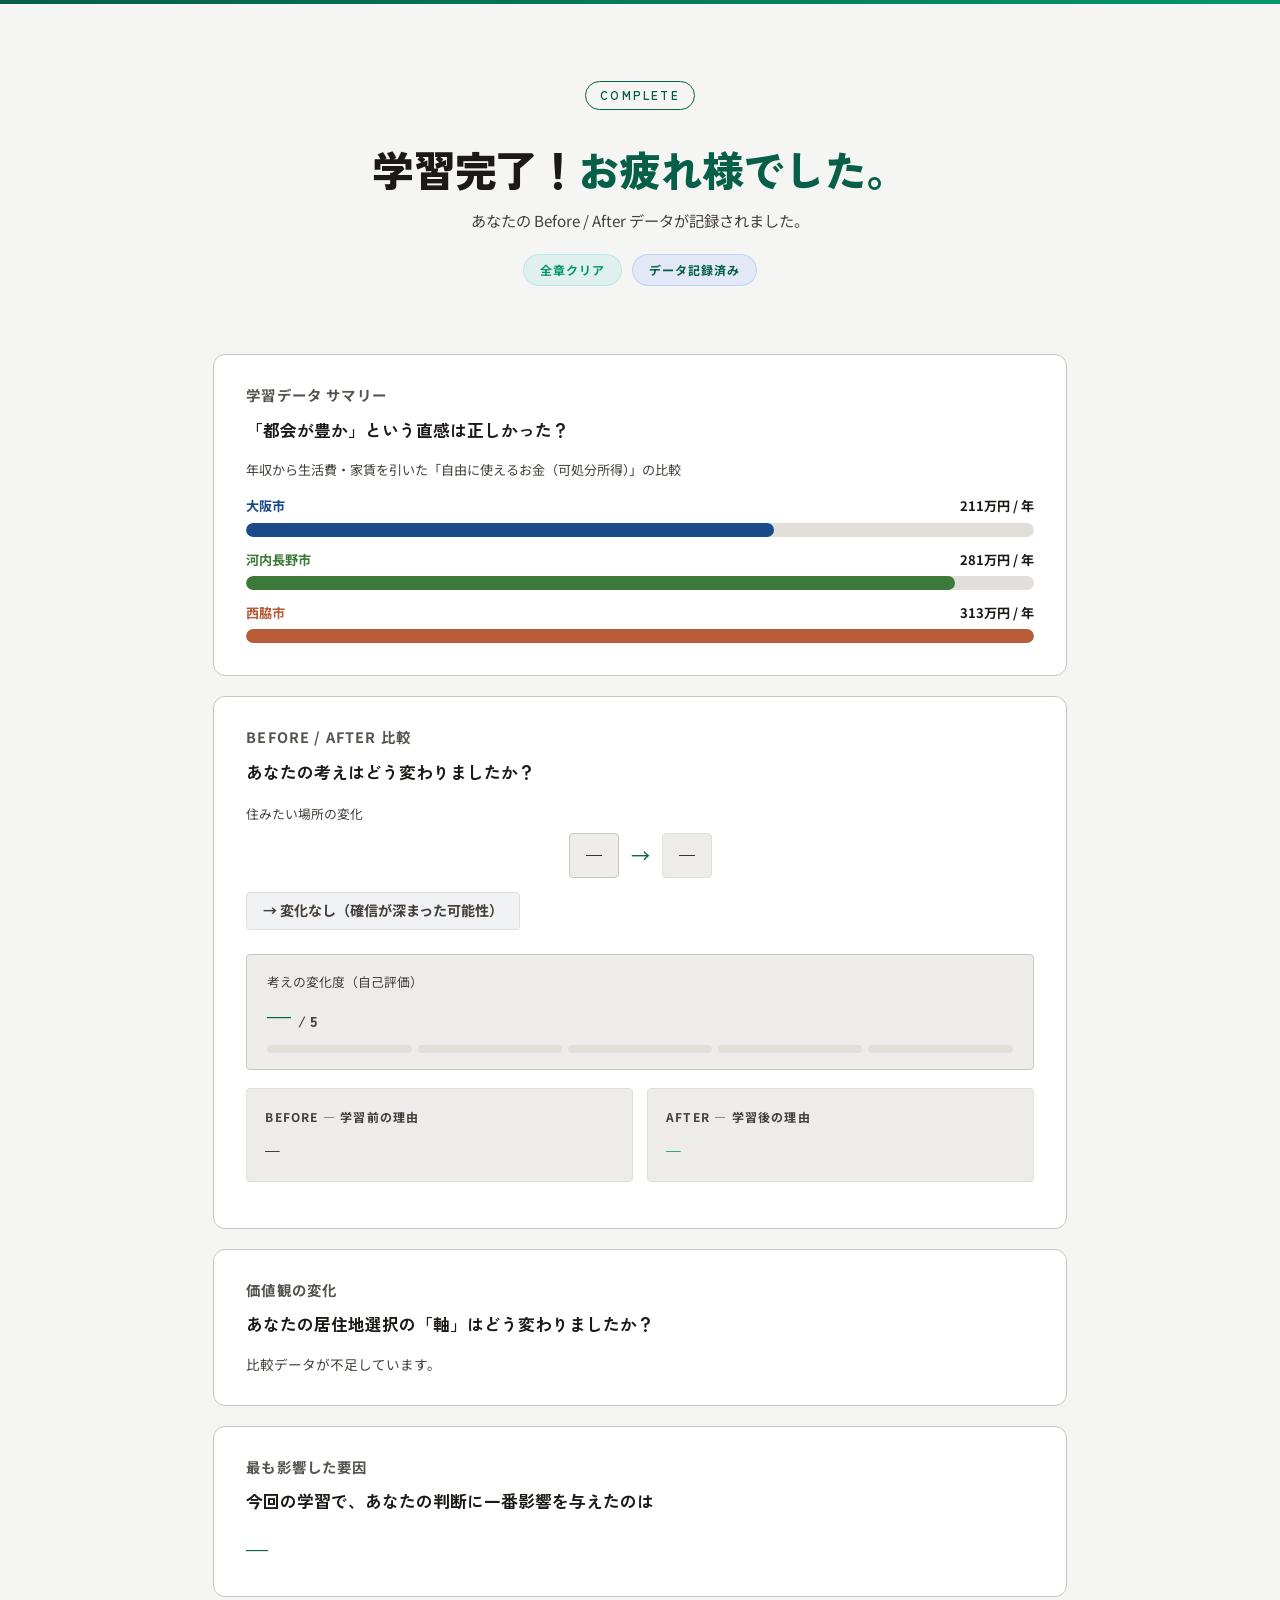
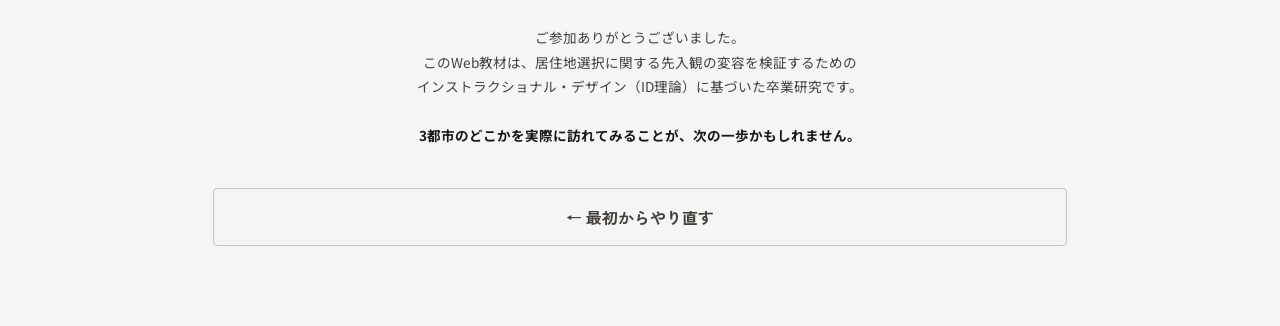
<file: complete.html>
<!DOCTYPE html>
<html lang="ja">
<head>
<meta charset="UTF-8">
<meta name="viewport" content="width=device-width, initial-scale=1.0">
<title>学習完了 | 居住地選択シミュレーション</title>
<link rel="stylesheet" href="style.css">
<style>
.badge-row {
  display: flex;
  justify-content: center;
  gap: 10px;
  flex-wrap: wrap;
  margin-bottom: 28px;
}
.badge {
  font-size: 0.75rem;
  font-weight: 700;
  letter-spacing: 0.08em;
  padding: 5px 16px;
  border-radius: 20px;
}
.badge-green { background: rgba(78,205,196,0.12); color: var(--c-accent3); border: 1px solid rgba(78,205,196,0.25); }
.badge-blue  { background: rgba(91,140,255,0.12); color: var(--c-accent); border: 1px solid rgba(91,140,255,0.25); }

.change-arrow {
  display: flex;
  align-items: center;
  justify-content: center;
  gap: 12px;
  margin: 8px 0;
  font-size: 0.88rem;
}
.ca-val {
  font-family: 'Zen Kaku Gothic New', sans-serif;
  font-size: 1rem;
  font-weight: 900;
  padding: 8px 16px;
  border-radius: var(--r-sm);
  background: var(--c-surface2);
  border: 1.5px solid var(--c-border-bright);
}
.ca-arrow { color: var(--c-accent); font-size: 1.2rem; }

.change-badge {
  display: inline-flex;
  align-items: center;
  gap: 6px;
  font-size: 0.88rem;
  font-weight: 700;
  padding: 6px 16px;
  border-radius: var(--r-sm);
  margin: 6px 0;
}
.changed { background: rgba(78,205,196,0.12); color: var(--c-accent3); border: 1px solid rgba(78,205,196,0.25); }
.unchanged { background: rgba(122,127,150,0.1); color: var(--c-text-muted); border: 1px solid var(--c-border); }

.scale-bar-wrap {
  background: var(--c-surface2);
  border: 1.5px solid var(--c-border-bright);
  border-radius: var(--r-sm);
  padding: 16px 20px;
  margin: 12px 0;
}
.scale-vis {
  display: flex;
  gap: 6px;
  margin-top: 8px;
}
.scale-dot {
  flex: 1;
  height: 8px;
  background: var(--c-border);
  border-radius: 4px;
}
.scale-dot.active { background: var(--c-accent3); }

.thank-note {
  text-align: center;
  font-size: 0.85rem;
  color: var(--c-text-muted);
  line-height: 1.8;
  margin: 28px 0;
}
</style>
</head>
<body>

<div class="progress-bar"><div class="progress-fill" style="width:100%"></div></div>

<div class="complete-hero">
  <span class="complete-icon" aria-hidden="true"></span>
  <div class="chapter-tag">Complete</div>
  <h1 class="chapter-title" style="margin-top:16px;">学習完了！<span>お疲れ様でした。</span></h1>
  <p class="chapter-desc">あなたの Before / After データが記録されました。</p>

  <div class="badge-row" style="margin-top:20px;">
    <span class="badge badge-green">全章クリア</span>
    <span class="badge badge-blue">データ記録済み</span>
  </div>
</div>

<div class="container">

  <!-- 可処分所得サマリー -->
  <div class="card">
    <div class="card-label">学習データ サマリー</div>
    <h3>「都会が豊か」という直感は正しかった？</h3>
    <p style="font-size:0.82rem;color:var(--c-text-muted);margin-bottom:14px;">年収から生活費・家賃を引いた「自由に使えるお金（可処分所得）」の比較</p>
    <div id="summary-bars">
      <div style="margin-bottom:12px">
        <div style="display:flex;justify-content:space-between;font-size:0.82rem;margin-bottom:5px">
          <span style="color:var(--c-osaka);font-weight:700">大阪市</span>
          <span style="font-weight:700">211万円 / 年</span>
        </div>
        <div style="height:14px;background:var(--c-border);border-radius:7px;overflow:hidden">
          <div class="sum-bar" style="height:100%;background:var(--c-osaka);border-radius:7px;width:0;transition:width 1s cubic-bezier(.23,1,.32,1)" data-target="67"></div>
        </div>
      </div>
      <div style="margin-bottom:12px">
        <div style="display:flex;justify-content:space-between;font-size:0.82rem;margin-bottom:5px">
          <span style="color:var(--c-kawachi);font-weight:700">河内長野市</span>
          <span style="font-weight:700">281万円 / 年</span>
        </div>
        <div style="height:14px;background:var(--c-border);border-radius:7px;overflow:hidden">
          <div class="sum-bar" style="height:100%;background:var(--c-kawachi);border-radius:7px;width:0;transition:width 1s cubic-bezier(.23,1,.32,1)" data-target="90"></div>
        </div>
      </div>
      <div style="margin-bottom:4px">
        <div style="display:flex;justify-content:space-between;font-size:0.82rem;margin-bottom:5px">
          <span style="color:var(--c-nishiwaki);font-weight:700">西脇市</span>
          <span style="font-weight:700">313万円 / 年</span>
        </div>
        <div style="height:14px;background:var(--c-border);border-radius:7px;overflow:hidden">
          <div class="sum-bar" style="height:100%;background:var(--c-nishiwaki);border-radius:7px;width:0;transition:width 1s cubic-bezier(.23,1,.32,1)" data-target="100"></div>
        </div>
      </div>
    </div>
  </div>

  <!-- Before / After 比較 -->
  <div class="card">
    <div class="card-label">Before / After 比較</div>
    <h3>あなたの考えはどう変わりましたか？</h3>

    <div id="ba-location" style="margin: 18px 0;"></div>
    <div id="ba-scale" style="margin: 18px 0;"></div>
    <div id="ba-reason" style="margin: 18px 0;"></div>
  </div>

  <!-- 価値観の軸移動 -->
  <div class="card" id="axis-shift-card">
    <div class="card-label">価値観の変化</div>
    <h3>あなたの居住地選択の「軸」はどう変わりましたか？</h3>
    <div id="axis-shift-display" style="margin-top:14px;"></div>
  </div>

  <!-- 影響因子 -->
  <div class="card" id="influence-card">
    <div class="card-label">最も影響した要因</div>
    <h3>今回の学習で、あなたの判断に一番影響を与えたのは</h3>
    <div id="influence-display" style="margin-top:14px;font-family:'Zen Kaku Gothic New',sans-serif;font-size:1.4rem;font-weight:900;color:var(--c-accent);"></div>
  </div>

  <div class="thank-note">
    ご参加ありがとうございました。<br>
    このWeb教材は、居住地選択に関する先入観の変容を検証するための<br>
    インストラクショナル・デザイン（ID理論）に基づいた卒業研究です。<br><br>
    <strong style="color:var(--c-text)">3都市のどこかを実際に訪れてみることが、次の一歩かもしれません。</strong>
  </div>

  <button onclick="localStorage.clear(); window.location.href='index.html';" style="width:100%;margin-top:12px;padding:16px;background:transparent;color:var(--c-text-muted);border:1.5px solid var(--c-border-bright);border-radius:var(--r-sm);font-family:'Zen Kaku Gothic New',sans-serif;font-size:1rem;font-weight:700;cursor:pointer;transition:all 0.2s;">
    ← 最初からやり直す
  </button>

</div>

<script>
const locMap = {
  urban: '都市部（大阪市）',
  sub_urban: '準都市（河内長野市）',
  rural: '地方（西脇市）'
};
const factorMap = {
  money: '可処分所得・お金のデータ',
  access: '交通・アクセス情報',
  service: '行政サービス・支援制度',
  lifestyle: '生活シナリオ・リアルなイメージ'
};

const raw = localStorage.getItem('residence_study_log');
const log = raw ? JSON.parse(raw) : {};
const before = log.user_before_data || {};
const after  = log.user_after_data  || {};

// ── 住みたい場所
const baLoc = document.getElementById('ba-location');
const bLoc = locMap[before.desired_loc] || '—';
const aLoc = locMap[after.final_loc] || '—';
const locChanged = before.desired_loc !== after.final_loc;
baLoc.innerHTML = `
  <p style="font-size:0.8rem;color:var(--c-text-muted);margin-bottom:8px;">住みたい場所の変化</p>
  <div class="change-arrow">
    <span class="ca-val">${bLoc}</span>
    <span class="ca-arrow">→</span>
    <span class="ca-val" style="border-color:${locChanged ? 'var(--c-accent3)' : 'var(--c-border)'};color:${locChanged ? 'var(--c-accent3)' : 'var(--c-text)'}">${aLoc}</span>
  </div>
  <span class="change-badge ${locChanged ? 'changed' : 'unchanged'}">${locChanged ? '変化あり' : '→ 変化なし（確信が深まった可能性）'}</span>
`;

// ── 変化スケール
const baScale = document.getElementById('ba-scale');
const scale = parseInt(after.change_scale) || 0;
const dots = Array.from({length:5}, (_,i) => `<div class="scale-dot${i < scale ? ' active' : ''}"></div>`).join('');
baScale.innerHTML = `
  <div class="scale-bar-wrap">
    <p style="font-size:0.8rem;color:var(--c-text-muted);margin-bottom:4px;">考えの変化度（自己評価）</p>
    <p style="font-family:'Zen Kaku Gothic New',sans-serif;font-size:1.5rem;font-weight:900;color:var(--c-accent)">${scale || '—'} <span style="font-size:0.9rem;color:var(--c-text-muted)">/ 5</span></p>
    <div class="scale-vis">${dots}</div>
  </div>
`;

// ── 理由
const baReason = document.getElementById('ba-reason');
const bReason = (log.user_mid_data || {}).reason_mid || before.reason_before || '—';
const aReason = after.reason_after || '—';
baReason.innerHTML = `
  <div class="before-after">
    <div class="ba-card">
      <h4>Before — 学習前の理由</h4>
      <p class="ba-value" style="font-size:0.92rem;font-weight:400;line-height:1.7">${bReason}</p>
    </div>
    <div class="ba-card">
      <h4>After — 学習後の理由</h4>
      <p class="ba-value after" style="font-size:0.92rem;font-weight:400;line-height:1.7">${aReason}</p>
    </div>
  </div>
`;

// ── 価値観の軸移動
const valuedItemMap = {
  money:   'お金・生活費',
  rent:    '家賃の安さ',
  access:  '交通・アクセス',
  nature:  '自然環境',
  private: 'プライバシー・ゆとり'
};
const axisEl = document.getElementById('axis-shift-display');
const midData = log.user_mid_data || {};
const midSess = log.mid_session_data || {};
const beforeAxisKey = (log.user_before_data || {}).valued_item_before || midData.valued_item || '';
const afterAxisKey  = midSess.valued_item || '';
const beforeAxis = valuedItemMap[beforeAxisKey] || null;
const afterAxis  = valuedItemMap[afterAxisKey] || null;

if (beforeAxis && afterAxis) {
  const axisChanged = beforeAxisKey !== afterAxisKey;
  axisEl.innerHTML = `
    <div class="change-arrow">
      <span class="ca-val">${beforeAxis}</span>
      <span class="ca-arrow">→</span>
      <span class="ca-val" style="border-color:${axisChanged ? 'var(--c-accent3)' : 'var(--c-border)'};color:${axisChanged ? 'var(--c-accent3)' : 'var(--c-text)'}">${afterAxis}</span>
    </div>
    ${axisChanged
      ? `<p style="font-size:0.88rem;margin-top:10px;line-height:1.7;">データを見たことで、あなたの居住地選択の軸が <strong>「${beforeAxis}」</strong> から <strong style="color:var(--c-accent3);">「${afterAxis}」</strong> へと変化しました！</p>`
      : `<p style="font-size:0.88rem;color:var(--c-text-muted);margin-top:10px;">学習前後で重視する軸は変わりませんでした。<strong>「${beforeAxis}」</strong>を大切にするという確信が深まった可能性があります。</p>`
    }
  `;
} else {
  axisEl.innerHTML = '<p style="font-size:0.85rem;color:var(--c-text-muted);">比較データが不足しています。</p>';
}

// ── 影響因子
const inf = factorMap[after.influence_factor] || '—';
document.getElementById('influence-display').textContent = inf;

// ── サマリーバーアニメーション
setTimeout(() => {
  document.querySelectorAll('.sum-bar').forEach(b => { b.style.width = b.dataset.target + '%'; });
}, 300);
</script>
</body>
</html>
</file>
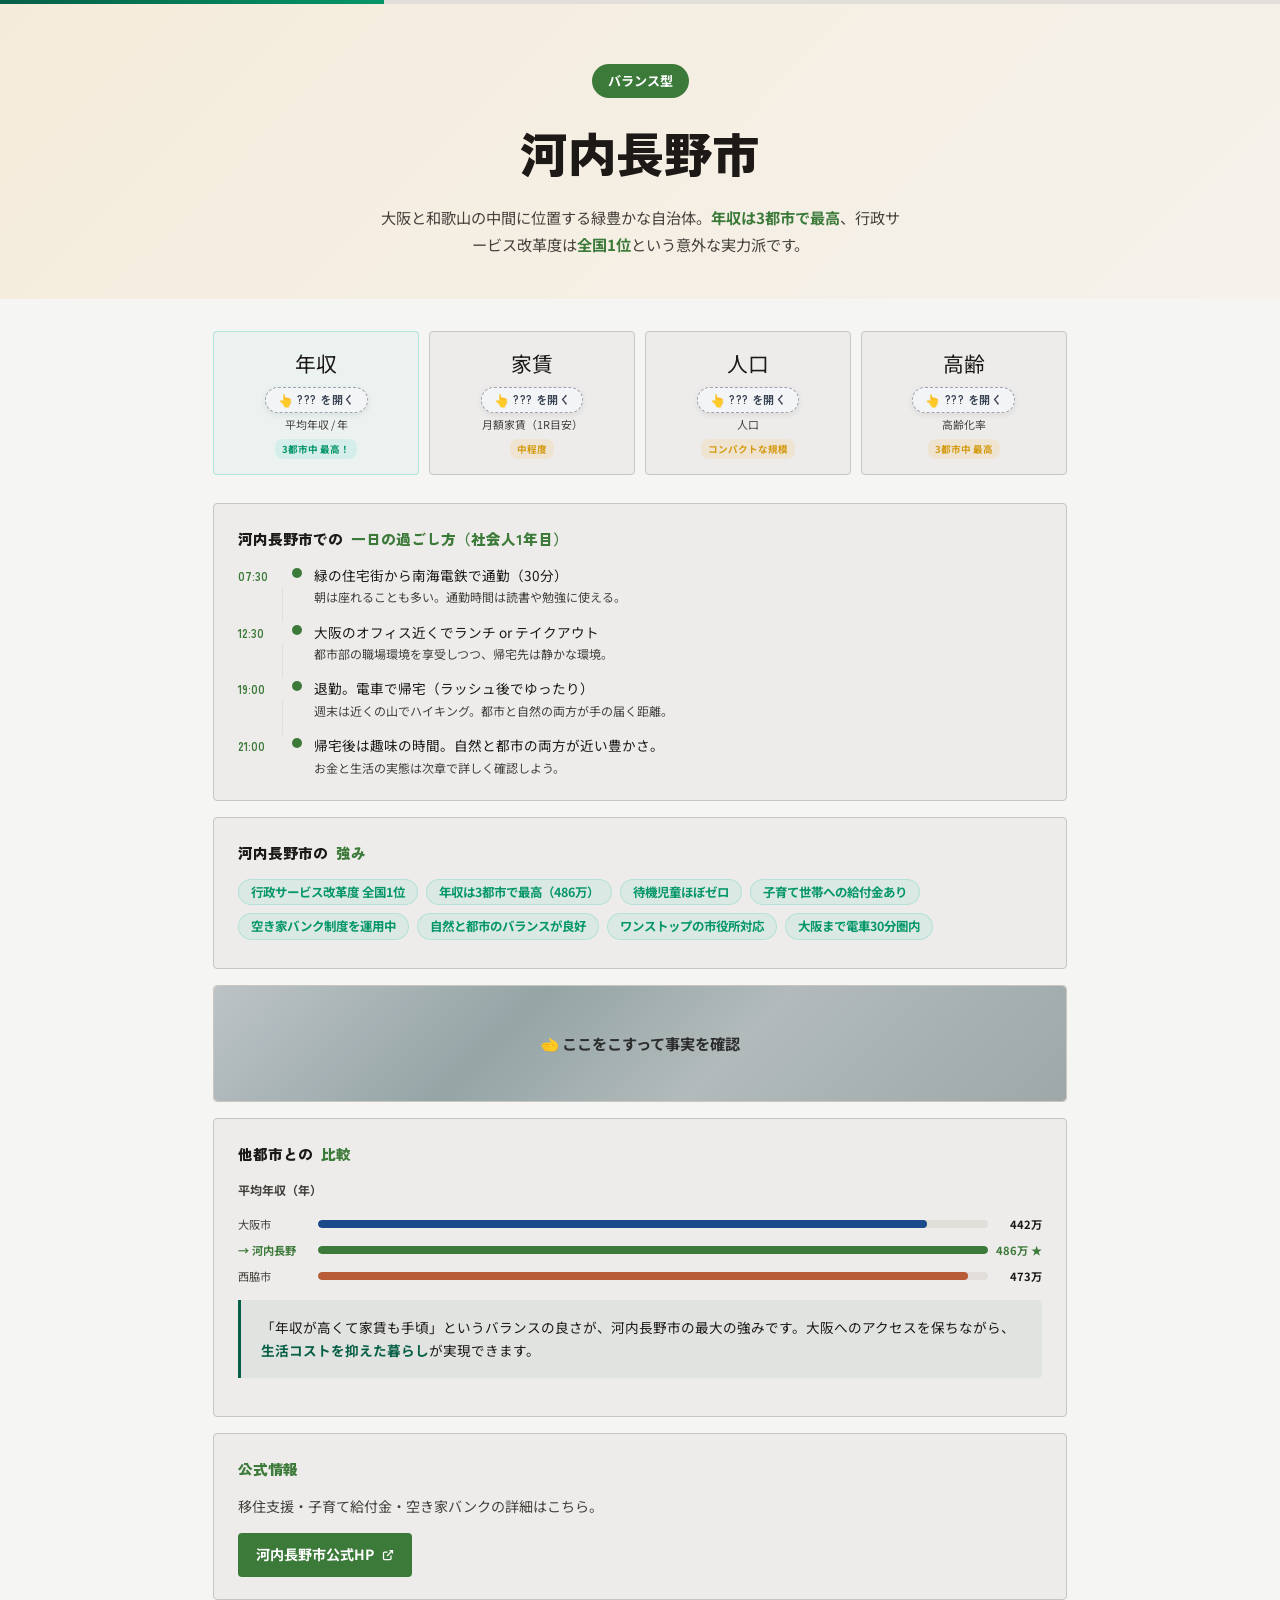
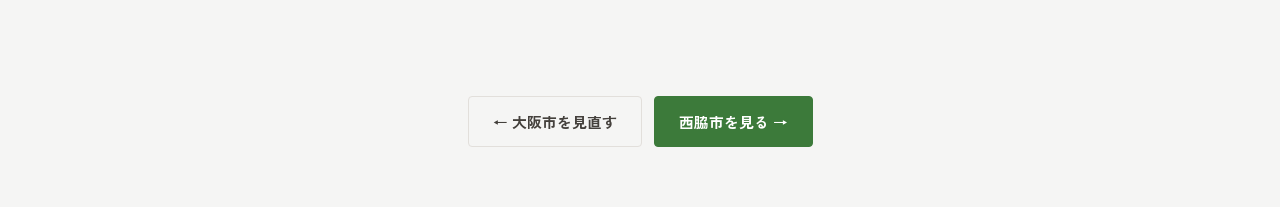
<file: kawachinagano.html>
<!DOCTYPE html>
<html lang="ja">
<head>
<meta charset="UTF-8">
<meta name="viewport" content="width=device-width, initial-scale=1.0">
<title>河内長野市について | 居住地選択シミュレーション</title>
<link rel="stylesheet" href="style.css">
<style>
.city-detail-header {
  padding: 64px 20px 40px;
  text-align: center;
  background: linear-gradient(135deg, rgba(245,166,35,0.12) 0%, rgba(245,166,35,0.04) 100%);
}
.city-detail-tag {
  display: inline-block;
  background: var(--c-kawachi);
  color: #ffffff;
  padding: 6px 16px;
  border-radius: 20px;
  font-size: 0.82rem;
  font-weight: 700;
  margin-bottom: 14px;
}
.city-detail-title {
  font-family: 'Zen Kaku Gothic New', sans-serif;
  font-size: clamp(2rem, 5vw, 3rem);
  font-weight: 900;
  color: var(--c-text);
  margin-bottom: 10px;
}
.city-detail-desc {
  color: var(--c-text-muted);
  font-size: 0.95rem;
  max-width: 520px;
  margin: 0 auto;
  line-height: 1.8;
}
.city-body { width: 66.67%; max-width: 1200px; margin: 0 auto; padding: 32px 0 80px; }
@media (max-width: 768px) { .city-body { width: auto; padding: 32px 20px 80px; } }

.quick-stats {
  display: grid;
  grid-template-columns: repeat(2, 1fr);
  gap: 10px;
  margin-bottom: 28px;
}
@media (min-width: 600px) { .quick-stats { grid-template-columns: repeat(4, 1fr); } }
.qs-item {
  background: var(--c-surface2);
  border: 1.5px solid var(--c-border-bright);
  border-radius: var(--r-sm);
  padding: 14px 10px;
  text-align: center;
}
.qs-item.qs-best { border-color: rgba(62,201,176,0.35); background: rgba(62,201,176,0.05); }
.qs-icon { font-size: 1.3rem; margin-bottom: 5px; }
.qs-value {
  font-family: 'Zen Kaku Gothic New', sans-serif;
  font-size: 1.2rem;
  font-weight: 900;
  color: var(--c-kawachi);
  line-height: 1.2;
}
.qs-label { font-size: 0.68rem; color: var(--c-text-muted); margin-top: 4px; line-height: 1.4; }
.qs-badge {
  font-size: 0.6rem;
  font-weight: 700;
  padding: 2px 7px;
  border-radius: 8px;
  margin-top: 5px;
  display: inline-block;
}
.qs-badge-best { background: rgba(62,201,176,0.12); color: var(--c-accent3); }
.qs-badge-mid  { background: rgba(245,166,35,0.12); color: #d49a10; }

.dc {
  background: var(--c-surface2);
  border: 1.5px solid var(--c-border-bright);
  border-radius: var(--r-sm);
  padding: 22px 24px;
  margin-bottom: 16px;
}
.dc-title {
  font-family: 'Zen Kaku Gothic New', sans-serif;
  font-size: 0.92rem;
  font-weight: 900;
  color: var(--c-text);
  margin-bottom: 14px;
  display: flex;
  align-items: center;
  gap: 8px;
}
.dc-title span { color: var(--c-kawachi); }

.timeline { display: flex; flex-direction: column; gap: 0; }
.tl-item { display: flex; gap: 12px; padding-bottom: 14px; position: relative; }
.tl-item:last-child { padding-bottom: 0; }
.tl-item::after {
  content: '';
  position: absolute;
  left: 44px;
  top: 22px;
  bottom: 0;
  width: 1px;
  background: var(--c-border);
}
.tl-item:last-child::after { display: none; }
.tl-time {
  font-family: 'Zen Kaku Gothic New', sans-serif;
  font-size: 0.72rem;
  font-weight: 700;
  color: var(--c-kawachi);
  width: 42px;
  flex-shrink: 0;
  padding-top: 2px;
}
.tl-dot {
  width: 10px;
  height: 10px;
  border-radius: 50%;
  background: var(--c-kawachi);
  flex-shrink: 0;
  margin-top: 3px;
}
.tl-text { font-size: 0.85rem; line-height: 1.5; color: var(--c-text); }
.tl-sub  { font-size: 0.75rem; color: var(--c-text-muted); margin-top: 2px; }
.tl-highlight {
  display: inline-block;
  background: rgba(245,166,35,0.1);
  border: 1px solid rgba(245,166,35,0.3);
  border-radius: 6px;
  padding: 1px 8px;
  font-size: 0.78rem;
  font-weight: 700;
  color: var(--c-kawachi);
  margin-top: 3px;
}

.feature-tags { display: flex; flex-wrap: wrap; gap: 8px; margin: 6px 0; }
.ftag {
  display: inline-flex;
  align-items: center;
  gap: 4px;
  font-size: 0.78rem;
  font-weight: 700;
  padding: 6px 12px;
  border-radius: 20px;
  line-height: 1;
}
.ftag.good { background: rgba(62,201,176,0.1); color: var(--c-accent3); border: 1px solid rgba(62,201,176,0.25); }
.ftag.warn { background: rgba(245,166,35,0.1); color: #d49a10; border: 1px solid rgba(245,166,35,0.3); }

.compare-section { margin: 8px 0; }
.cmp-label { font-size: 0.75rem; font-weight: 700; color: var(--c-text-muted); margin-bottom: 8px; }
.cmp-row { display: flex; align-items: center; gap: 8px; margin-bottom: 7px; }
.cmp-name { font-size: 0.7rem; width: 72px; flex-shrink: 0; color: var(--c-text-muted); white-space: nowrap; }
.cmp-name.current { color: var(--c-kawachi); font-weight: 700; }
.cmp-track { flex: 1; height: 8px; background: var(--c-border); border-radius: 4px; overflow: hidden; }
.cmp-fill { height: 100%; border-radius: 4px; width: 0; transition: width 0.9s cubic-bezier(.23,1,.32,1); }
.cmp-num { font-size: 0.7rem; font-weight: 700; width: 46px; text-align: right; }
.cmp-num.current { color: var(--c-kawachi); }

.city-nav { display: flex; justify-content: center; gap: 12px; padding: 0 28px 60px; max-width: 900px; margin: 0 auto; flex-wrap: wrap; }
.btn-city-nav {
  padding: 14px 24px;
  border-radius: var(--r-sm);
  font-family: 'Zen Kaku Gothic New', sans-serif;
  font-size: 0.92rem;
  font-weight: 700;
  cursor: pointer;
  transition: all 0.2s;
}
.btn-primary-k { background: var(--c-kawachi); border: 1.5px solid var(--c-kawachi); color: #ffffff; }
.btn-primary-k:hover { background: #f7b93a; }
.btn-sec { background: transparent; border: 1.5px solid var(--c-border); color: var(--c-text-muted); }
.btn-sec:hover { border-color: var(--c-kawachi); color: var(--c-kawachi); }
</style>
</head>
<body>

<div class="progress-bar"><div class="progress-fill" style="width:30%"></div></div>

<section class="city-detail-header">
  <div class="city-detail-tag">バランス型</div>
  <h1 class="city-detail-title">河内長野市</h1>
  <p class="city-detail-desc">大阪と和歌山の中間に位置する<br class="sp-br">緑豊かな自治体。<strong style="color:var(--c-kawachi)">年収は3都市で最高</strong>、<br class="sp-br">行政サービス改革度は<strong style="color:var(--c-kawachi)">全国1位</strong>という<br class="sp-br">意外な実力派です。</p>
</section>

<div class="city-body">

  <!-- クイックスタッツ -->
  <div class="quick-stats">
    <div class="qs-item qs-best">
      <div class="qs-icon">年収</div>
      <div class="qs-value"><span class="val-text">486万円</span><span class="val-mask">??? を開く</span></div>
      <div class="qs-label">平均年収 / 年</div>
      <div class="qs-badge qs-badge-best">3都市中 最高！</div>
    </div>
    <div class="qs-item">
      <div class="qs-icon">家賃</div>
      <div class="qs-value"><span class="val-text">3.0万円</span><span class="val-mask">??? を開く</span></div>
      <div class="qs-label">月額家賃（1R目安）</div>
      <div class="qs-badge qs-badge-mid">中程度</div>
    </div>
    <div class="qs-item">
      <div class="qs-icon">人口</div>
      <div class="qs-value"><span class="val-text">9.6万人</span><span class="val-mask">??? を開く</span></div>
      <div class="qs-label">人口</div>
      <div class="qs-badge qs-badge-mid">コンパクトな規模</div>
    </div>
    <div class="qs-item">
      <div class="qs-icon">高齢</div>
      <div class="qs-value"><span class="val-text">37.4%</span><span class="val-mask">??? を開く</span></div>
      <div class="qs-label">高齢化率</div>
      <div class="qs-badge qs-badge-mid">3都市中 最高</div>
    </div>
  </div>

  <!-- 一日の過ごし方 -->
  <div class="dc">
    <div class="dc-title">河内長野市での<span>一日の過ごし方（社会人1年目）</span></div>
    <div class="timeline">
      <div class="tl-item">
        <div class="tl-time">07:30</div>
        <div class="tl-dot"></div>
        <div>
          <div class="tl-text">緑の住宅街から南海電鉄で通勤（30分）</div>
          <div class="tl-sub">朝は座れることも多い。通勤時間は読書や勉強に使える。</div>
        </div>
      </div>
      <div class="tl-item">
        <div class="tl-time">12:30</div>
        <div class="tl-dot"></div>
        <div>
          <div class="tl-text">大阪のオフィス近くでランチ or テイクアウト</div>
          <div class="tl-sub">都市部の職場環境を享受しつつ、帰宅先は静かな環境。</div>
        </div>
      </div>
      <div class="tl-item">
        <div class="tl-time">19:00</div>
        <div class="tl-dot"></div>
        <div>
          <div class="tl-text">退勤。電車で帰宅（ラッシュ後でゆったり）</div>
          <div class="tl-sub">週末は近くの山でハイキング。都市と自然の両方が手の届く距離。</div>
        </div>
      </div>
      <div class="tl-item">
        <div class="tl-time">21:00</div>
        <div class="tl-dot"></div>
        <div>
          <div class="tl-text">帰宅後は趣味の時間。自然と都市の両方が近い豊かさ。</div>
          <div class="tl-sub">お金と生活の実態は次章で詳しく確認しよう。</div>
        </div>
      </div>
    </div>
  </div>

  <!-- 強み -->
  <div class="dc">
    <div class="dc-title">河内長野市の<span>強み</span></div>
    <div class="feature-tags">
      <span class="ftag good">行政サービス改革度 全国1位</span>
      <span class="ftag good">年収は3都市で最高（486万）</span>
      <span class="ftag good">待機児童ほぼゼロ</span>
      <span class="ftag good">子育て世帯への給付金あり</span>
      <span class="ftag good">空き家バンク制度を運用中</span>
      <span class="ftag good">自然と都市のバランスが良好</span>
      <span class="ftag good">ワンストップの市役所対応</span>
      <span class="ftag good">大阪まで電車30分圏内</span>
    </div>
  </div>

  <!-- 注意点 -->
  <div class="dc scratch-dc">
    <div class="scratch-content">
      <div class="dc-title">注意点・<span>デメリット</span></div>
      <div class="feature-tags">
        <span class="ftag warn">大阪市内まで30分の移動が必要</span>
        <span class="ftag warn">夜の飲食・娯楽の選択肢がやや少ない</span>
        <span class="ftag warn">地区によっては車が必要</span>
        <span class="ftag warn">大病院は大阪市内へ</span>
      </div>
    </div>
    <div class="scratch-mask">
      <span class="scratch-hint">🫲 ここをこすって事実を確認</span>
    </div>
  </div>

  <!-- 3都市比較バー -->
  <div class="dc">
    <div class="dc-title">他都市との<span>比較</span></div>
    <div class="compare-section" id="compare-sec" role="img" aria-label="3都市の比較グラフ。平均年収：大阪市442万円、河内長野市486万円（最高）、西脇市473万円。可処分所得：大阪市211万円（最低）、河内長野市281万円、西脇市313万円（最高）。">
      <div class="cmp-label" style="margin-bottom:14px">平均年収（年）</div>
      <div class="cmp-row">
        <div class="cmp-name">大阪市</div>
        <div class="cmp-track"><div class="cmp-fill" style="background:var(--c-osaka)" data-w="91"></div></div>
        <div class="cmp-num">442万</div>
      </div>
      <div class="cmp-row">
        <div class="cmp-name current">→ 河内長野</div>
        <div class="cmp-track"><div class="cmp-fill" style="background:var(--c-kawachi)" data-w="100"></div></div>
        <div class="cmp-num current">486万 ★</div>
      </div>
      <div class="cmp-row">
        <div class="cmp-name">西脇市</div>
        <div class="cmp-track"><div class="cmp-fill" style="background:var(--c-nishiwaki)" data-w="97"></div></div>
        <div class="cmp-num">473万</div>
      </div>

    </div>
    <div class="callout" style="margin-top:14px;font-size:0.85rem;">
      「年収が高くて家賃も手頃」というバランスの良さが、河内長野市の最大の強みです。大阪へのアクセスを保ちながら、<strong>生活コストを抑えた暮らし</strong>が実現できます。
    </div>
  </div>

  <!-- 公式情報 -->
  <div class="dc">
    <div class="dc-title"><span>公式情報</span></div>
    <p style="font-size:0.88rem;color:var(--c-text-muted);margin-bottom:14px;">移住支援・子育て給付金・空き家バンクの詳細はこちら。</p>
    <a href="https://www.city.kawachinagano.lg.jp/" target="_blank" rel="noopener"
       style="display:inline-flex;align-items:center;gap:8px;padding:10px 18px;background:var(--c-kawachi);color:#ffffff;text-decoration:none;border-radius:var(--r-sm);font-size:0.88rem;font-weight:700;">
      河内長野市公式HP
      <svg width="12" height="12" viewBox="0 0 24 24" fill="none" stroke="currentColor" stroke-width="2.5"><path d="M18 13v6a2 2 0 0 1-2 2H5a2 2 0 0 1-2-2V8a2 2 0 0 1 2-2h6M15 3h6v6M10 14L21 3"/></svg>
    </a>
  </div>

</div>

<div class="city-nav">
  <button class="btn-city-nav btn-sec" onclick="window.location.href='osaka.html'">← 大阪市を見直す</button>
  <button class="btn-city-nav btn-primary-k" onclick="window.location.href='nishiwaki.html'">西脇市を見る →</button>
</div>

<script>
const obs = new IntersectionObserver(entries => {
  if (entries[0].isIntersecting) {
    document.querySelectorAll('.cmp-fill').forEach(b => { b.style.width = b.dataset.w + '%'; });
    obs.disconnect();
  }
}, { threshold: 0.4 });
obs.observe(document.getElementById('compare-sec'));

// 数値マスク
document.querySelectorAll('.val-mask').forEach(mask => {
  mask.addEventListener('click', () => {
    mask.classList.add('fade-out');
    setTimeout(() => {
      mask.style.display = 'none';
      mask.previousElementSibling.classList.add('revealed');
    }, 300);
  });
});

// スクラッチ露出
document.querySelectorAll('.scratch-mask').forEach(mask => {
  const THRESHOLD = 350;
  const reveal = () => mask.classList.add('revealed');
  let pressing = false, dist = 0, lx = 0, ly = 0;
  mask.addEventListener('mousedown', e => { e.preventDefault(); pressing = true; dist = 0; lx = e.clientX; ly = e.clientY; });
  mask.addEventListener('mouseup', () => { pressing = false; });
  mask.addEventListener('mousemove', e => {
    if (!pressing) return;
    dist += Math.hypot(e.clientX - lx, e.clientY - ly);
    lx = e.clientX; ly = e.clientY;
    if (dist >= THRESHOLD) reveal();
  });
  let tdist = 0, ltx = 0, lty = 0;
  mask.addEventListener('touchstart', e => { tdist = 0; ltx = e.touches[0].clientX; lty = e.touches[0].clientY; }, { passive: true });
  mask.addEventListener('touchmove', e => {
    e.preventDefault();
    const t = e.touches[0];
    tdist += Math.hypot(t.clientX - ltx, t.clientY - lty);
    ltx = t.clientX; lty = t.clientY;
    if (tdist >= THRESHOLD) reveal();
  }, { passive: false });
});
</script>
</body>
</html>
</file>
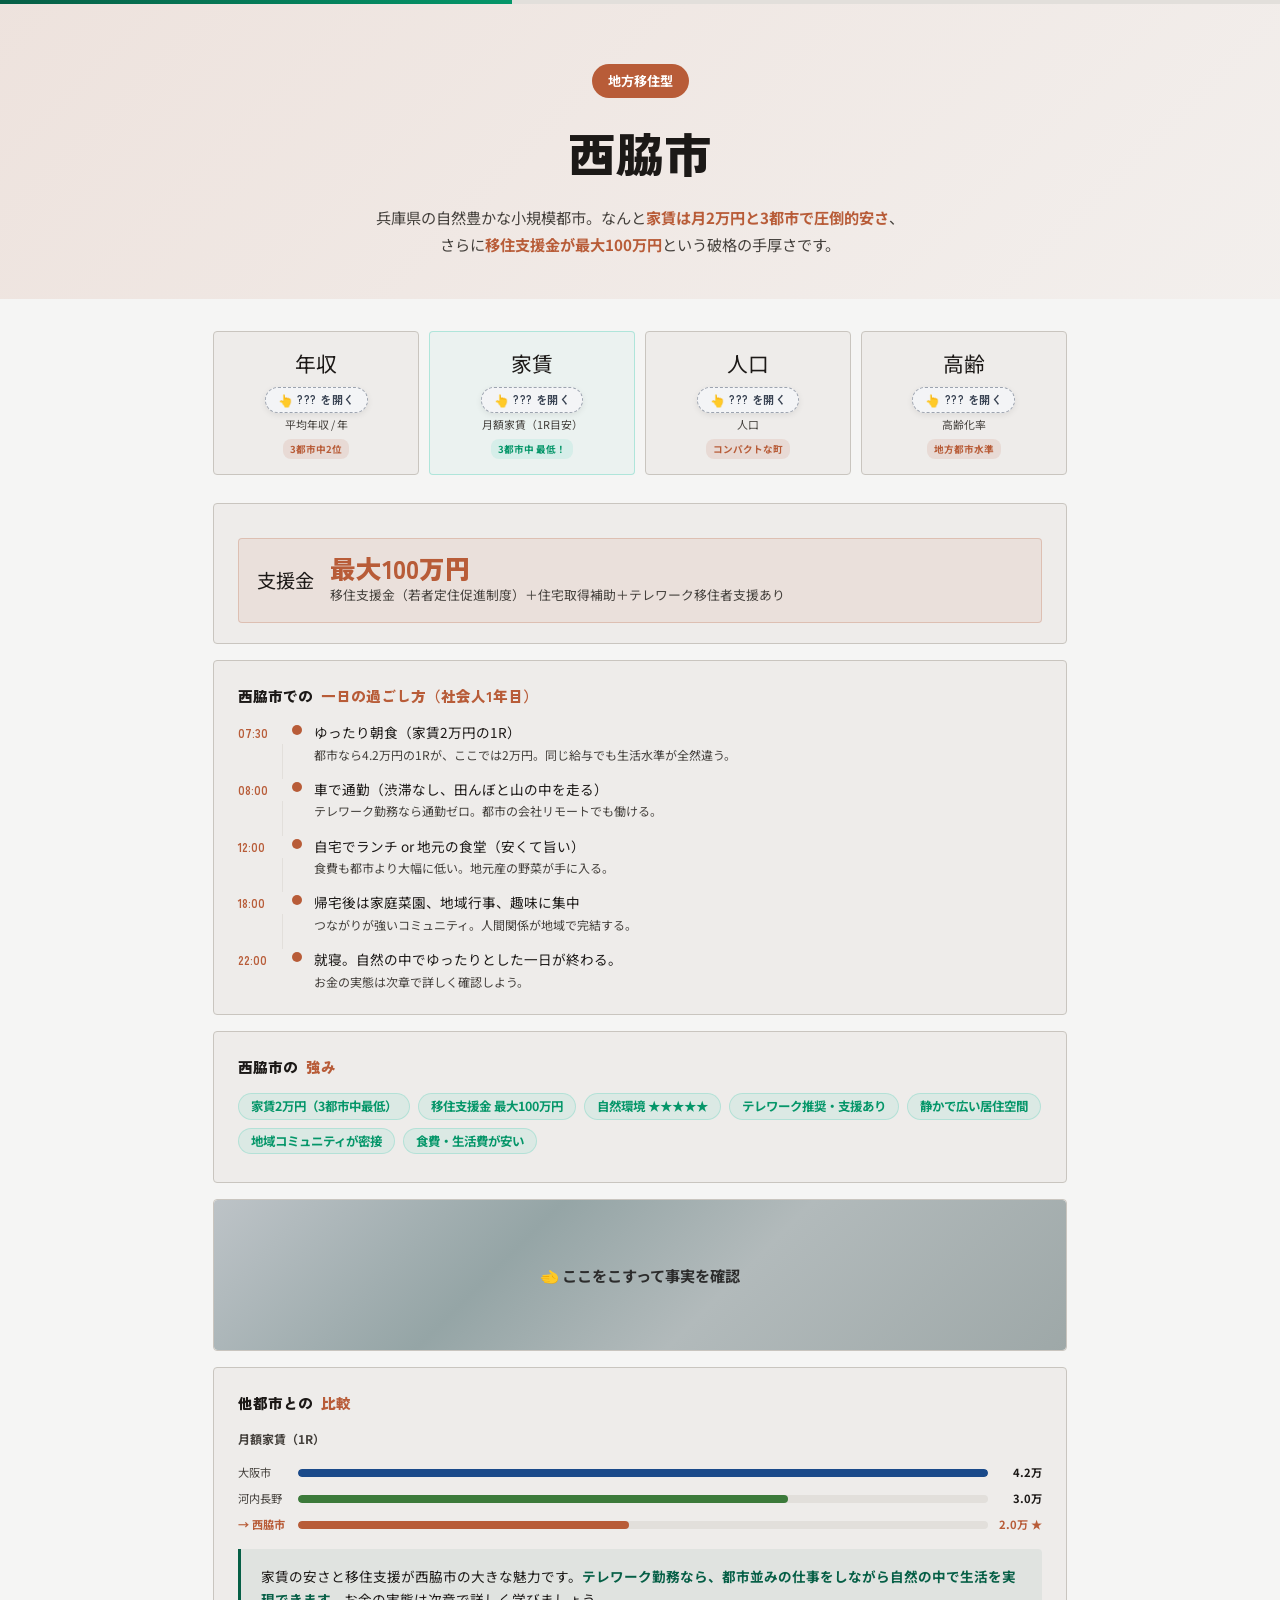
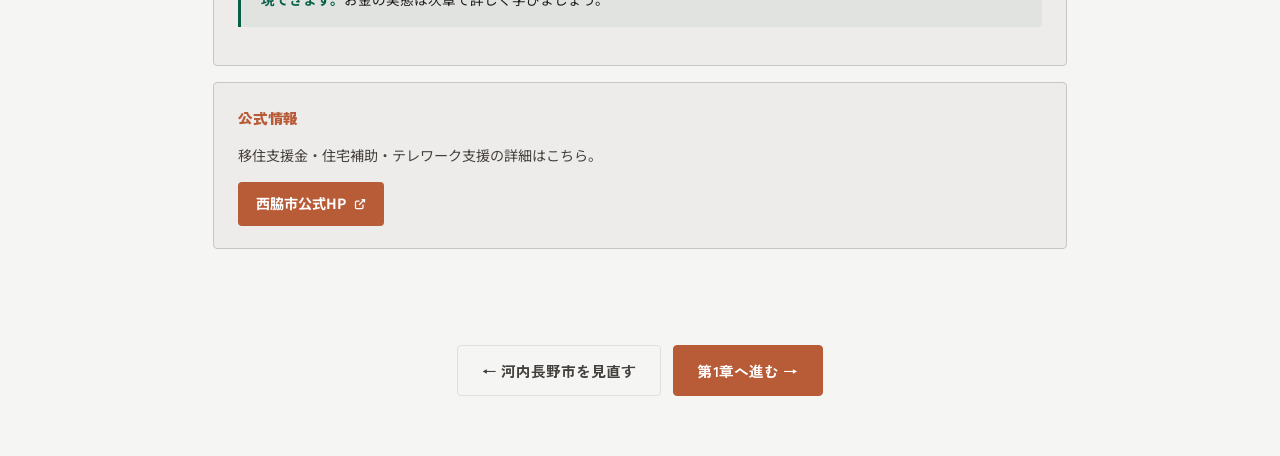
<file: nishiwaki.html>
<!DOCTYPE html>
<html lang="ja">
<head>
<meta charset="UTF-8">
<meta name="viewport" content="width=device-width, initial-scale=1.0">
<title>西脇市について | 居住地選択シミュレーション</title>
<link rel="stylesheet" href="style.css">
<style>
.city-detail-header {
  padding: 64px 20px 40px;
  text-align: center;
  background: linear-gradient(135deg, rgba(184,92,56,0.12) 0%, rgba(184,92,56,0.04) 100%);
}
.city-detail-tag {
  display: inline-block;
  background: var(--c-nishiwaki);
  color: #fff;
  padding: 6px 16px;
  border-radius: 20px;
  font-size: 0.82rem;
  font-weight: 700;
  margin-bottom: 14px;
}
.city-detail-title {
  font-family: 'Zen Kaku Gothic New', sans-serif;
  font-size: clamp(2rem, 5vw, 3rem);
  font-weight: 900;
  color: var(--c-text);
  margin-bottom: 10px;
}
.city-detail-desc {
  color: var(--c-text-muted);
  font-size: 0.95rem;
  max-width: 540px;
  margin: 0 auto;
  line-height: 1.8;
}
.city-body { width: 66.67%; max-width: 1200px; margin: 0 auto; padding: 32px 0 80px; }
@media (max-width: 768px) { .city-body { width: auto; padding: 32px 20px 80px; } }

.quick-stats {
  display: grid;
  grid-template-columns: repeat(2, 1fr);
  gap: 10px;
  margin-bottom: 28px;
}
@media (min-width: 600px) { .quick-stats { grid-template-columns: repeat(4, 1fr); } }
.qs-item {
  background: var(--c-surface2);
  border: 1.5px solid var(--c-border-bright);
  border-radius: var(--r-sm);
  padding: 14px 10px;
  text-align: center;
}
.qs-item.qs-best { border-color: rgba(62,201,176,0.35); background: rgba(62,201,176,0.05); }
.qs-icon { font-size: 1.3rem; margin-bottom: 5px; }
.qs-value {
  font-family: 'Zen Kaku Gothic New', sans-serif;
  font-size: 1.2rem;
  font-weight: 900;
  color: var(--c-nishiwaki);
  line-height: 1.2;
}
.qs-label { font-size: 0.68rem; color: var(--c-text-muted); margin-top: 4px; line-height: 1.4; }
.qs-badge {
  font-size: 0.6rem;
  font-weight: 700;
  padding: 2px 7px;
  border-radius: 8px;
  margin-top: 5px;
  display: inline-block;
}
.qs-badge-best { background: rgba(62,201,176,0.12); color: var(--c-accent3); }
.qs-badge-mid  { background: rgba(184,92,56,0.12); color: var(--c-nishiwaki); }

.dc {
  background: var(--c-surface2);
  border: 1.5px solid var(--c-border-bright);
  border-radius: var(--r-sm);
  padding: 22px 24px;
  margin-bottom: 16px;
}
.dc-title {
  font-family: 'Zen Kaku Gothic New', sans-serif;
  font-size: 0.92rem;
  font-weight: 900;
  color: var(--c-text);
  margin-bottom: 14px;
  display: flex;
  align-items: center;
  gap: 8px;
}
.dc-title span { color: var(--c-nishiwaki); }

.timeline { display: flex; flex-direction: column; gap: 0; }
.tl-item { display: flex; gap: 12px; padding-bottom: 14px; position: relative; }
.tl-item:last-child { padding-bottom: 0; }
.tl-item::after {
  content: '';
  position: absolute;
  left: 44px;
  top: 22px;
  bottom: 0;
  width: 1px;
  background: var(--c-border);
}
.tl-item:last-child::after { display: none; }
.tl-time {
  font-family: 'Zen Kaku Gothic New', sans-serif;
  font-size: 0.72rem;
  font-weight: 700;
  color: var(--c-nishiwaki);
  width: 42px;
  flex-shrink: 0;
  padding-top: 2px;
}
.tl-dot {
  width: 10px;
  height: 10px;
  border-radius: 50%;
  background: var(--c-nishiwaki);
  flex-shrink: 0;
  margin-top: 3px;
}
.tl-text { font-size: 0.85rem; line-height: 1.5; color: var(--c-text); }
.tl-sub  { font-size: 0.75rem; color: var(--c-text-muted); margin-top: 2px; }
.tl-highlight {
  display: inline-block;
  background: rgba(184,92,56,0.1);
  border: 1px solid rgba(184,92,56,0.3);
  border-radius: 6px;
  padding: 1px 8px;
  font-size: 0.78rem;
  font-weight: 700;
  color: var(--c-nishiwaki);
  margin-top: 3px;
}

.feature-tags { display: flex; flex-wrap: wrap; gap: 8px; margin: 6px 0; }
.ftag {
  display: inline-flex;
  align-items: center;
  gap: 4px;
  font-size: 0.78rem;
  font-weight: 700;
  padding: 6px 12px;
  border-radius: 20px;
  line-height: 1;
}
.ftag.good { background: rgba(62,201,176,0.1); color: var(--c-accent3); border: 1px solid rgba(62,201,176,0.25); }
.ftag.warn { background: rgba(245,166,35,0.1); color: #d49a10; border: 1px solid rgba(245,166,35,0.3); }

.compare-section { margin: 8px 0; }
.cmp-label { font-size: 0.75rem; font-weight: 700; color: var(--c-text-muted); margin-bottom: 8px; }
.cmp-row { display: flex; align-items: center; gap: 8px; margin-bottom: 7px; }
.cmp-name { font-size: 0.7rem; width: 52px; flex-shrink: 0; color: var(--c-text-muted); }
.cmp-name.current { color: var(--c-nishiwaki); font-weight: 700; }
.cmp-track { flex: 1; height: 8px; background: var(--c-border); border-radius: 4px; overflow: hidden; }
.cmp-fill { height: 100%; border-radius: 4px; width: 0; transition: width 0.9s cubic-bezier(.23,1,.32,1); }
.cmp-num { font-size: 0.7rem; font-weight: 700; width: 46px; text-align: right; }
.cmp-num.current { color: var(--c-nishiwaki); }

/* 移住金カード */
.subsidy-card {
  background: rgba(184,92,56,0.08);
  border: 1px solid rgba(184,92,56,0.25);
  border-radius: var(--r-sm);
  padding: 16px 18px;
  margin-top: 14px;
  display: flex;
  align-items: center;
  gap: 16px;
}
.subsidy-icon { font-size: 1.2rem; flex-shrink: 0; }
.subsidy-amount {
  font-family: 'Zen Kaku Gothic New', sans-serif;
  font-size: 1.6rem;
  font-weight: 900;
  color: var(--c-nishiwaki);
  line-height: 1;
}
.subsidy-note { font-size: 0.8rem; color: var(--c-text-muted); margin-top: 4px; }

.city-nav { display: flex; justify-content: center; gap: 12px; padding: 0 28px 60px; max-width: 900px; margin: 0 auto; flex-wrap: wrap; }
.btn-city-nav {
  padding: 14px 24px;
  border-radius: var(--r-sm);
  font-family: 'Zen Kaku Gothic New', sans-serif;
  font-size: 0.92rem;
  font-weight: 700;
  cursor: pointer;
  transition: all 0.2s;
}
.btn-primary-n { background: var(--c-nishiwaki); border: 1.5px solid var(--c-nishiwaki); color: #fff; }
.btn-primary-n:hover { background: #b890ef; }
.btn-sec { background: transparent; border: 1.5px solid var(--c-border); color: var(--c-text-muted); }
.btn-sec:hover { border-color: var(--c-nishiwaki); color: var(--c-nishiwaki); }
</style>
</head>
<body>

<div class="progress-bar"><div class="progress-fill" style="width:40%"></div></div>

<section class="city-detail-header">
  <div class="city-detail-tag">地方移住型</div>
  <h1 class="city-detail-title">西脇市</h1>
  <p class="city-detail-desc">兵庫県の自然豊かな小規模都市。<br class="sp-br">なんと<strong style="color:var(--c-nishiwaki)">家賃は月2万円と<br class="sp-br">3都市で圧倒的安さ</strong>、<br class="sp-br">さらに<strong style="color:var(--c-nishiwaki)">移住支援金が最大100万円</strong>という<br class="sp-br">破格の手厚さです。</p>
</section>

<div class="city-body">

  <!-- クイックスタッツ -->
  <div class="quick-stats">
    <div class="qs-item">
      <div class="qs-icon">年収</div>
      <div class="qs-value"><span class="val-text">473万円</span><span class="val-mask">??? を開く</span></div>
      <div class="qs-label">平均年収 / 年</div>
      <div class="qs-badge qs-badge-mid">3都市中2位</div>
    </div>
    <div class="qs-item qs-best">
      <div class="qs-icon">家賃</div>
      <div class="qs-value"><span class="val-text">2.0万円</span><span class="val-mask">??? を開く</span></div>
      <div class="qs-label">月額家賃（1R目安）</div>
      <div class="qs-badge qs-badge-best">3都市中 最低！</div>
    </div>
    <div class="qs-item">
      <div class="qs-icon">人口</div>
      <div class="qs-value"><span class="val-text">3.7万人</span><span class="val-mask">??? を開く</span></div>
      <div class="qs-label">人口</div>
      <div class="qs-badge qs-badge-mid">コンパクトな町</div>
    </div>
    <div class="qs-item">
      <div class="qs-icon">高齢</div>
      <div class="qs-value"><span class="val-text">35.0%</span><span class="val-mask">??? を開く</span></div>
      <div class="qs-label">高齢化率</div>
      <div class="qs-badge qs-badge-mid">地方都市水準</div>
    </div>
  </div>

  <!-- 移住支援金カード -->
  <div class="dc" style="padding:20px 24px">
    <div class="subsidy-card">
      <div class="subsidy-icon">支援金</div>
      <div>
        <div class="subsidy-amount">最大100万円</div>
        <div class="subsidy-note">移住支援金（若者定住促進制度）＋住宅取得補助＋テレワーク移住者支援あり</div>
      </div>
    </div>
  </div>

  <!-- 一日の過ごし方 -->
  <div class="dc">
    <div class="dc-title">西脇市での<span>一日の過ごし方（社会人1年目）</span></div>
    <div class="timeline">
      <div class="tl-item">
        <div class="tl-time">07:30</div>
        <div class="tl-dot"></div>
        <div>
          <div class="tl-text">ゆったり朝食（家賃2万円の1R）</div>
          <div class="tl-sub">都市なら4.2万円の1Rが、<br class="sp-br">ここでは2万円。<br class="sp-br">同じ給与でも生活水準が全然違う。</div>
        </div>
      </div>
      <div class="tl-item">
        <div class="tl-time">08:00</div>
        <div class="tl-dot"></div>
        <div>
          <div class="tl-text">車で通勤（渋滞なし、田んぼと山の中を走る）</div>
          <div class="tl-sub">テレワーク勤務なら通勤ゼロ。<br class="sp-br">都市の会社リモートでも働ける。</div>
        </div>
      </div>
      <div class="tl-item">
        <div class="tl-time">12:00</div>
        <div class="tl-dot"></div>
        <div>
          <div class="tl-text">自宅でランチ or 地元の食堂（安くて旨い）</div>
          <div class="tl-sub">食費も都市より大幅に低い。<br class="sp-br">地元産の野菜が手に入る。</div>
        </div>
      </div>
      <div class="tl-item">
        <div class="tl-time">18:00</div>
        <div class="tl-dot"></div>
        <div>
          <div class="tl-text">帰宅後は家庭菜園、地域行事、趣味に集中</div>
          <div class="tl-sub">つながりが強いコミュニティ。人間関係が地域で完結する。</div>
        </div>
      </div>
      <div class="tl-item">
        <div class="tl-time">22:00</div>
        <div class="tl-dot"></div>
        <div>
          <div class="tl-text">就寝。自然の中でゆったりとした一日が終わる。</div>
          <div class="tl-sub">お金の実態は次章で詳しく確認しよう。</div>
        </div>
      </div>
    </div>
  </div>

  <!-- 強み -->
  <div class="dc">
    <div class="dc-title">西脇市の<span>強み</span></div>
    <div class="feature-tags">
      <span class="ftag good">家賃2万円（3都市中最低）</span>
      <span class="ftag good">移住支援金 最大100万円</span>
      <span class="ftag good">自然環境 ★★★★★</span>
      <span class="ftag good">テレワーク推奨・支援あり</span>
      <span class="ftag good">静かで広い居住空間</span>
      <span class="ftag good">地域コミュニティが密接</span>
      <span class="ftag good">食費・生活費が安い</span>
    </div>
  </div>

  <!-- 注意点 -->
  <div class="dc scratch-dc">
    <div class="scratch-content">
      <div class="dc-title">注意点・<span>デメリット</span></div>
      <div class="feature-tags">
        <span class="ftag warn">車の所有がほぼ必須</span>
        <span class="ftag warn">専門医療は市外へ移動が必要</span>
        <span class="ftag warn">求人の種類・数が限られる</span>
        <span class="ftag warn">夜の娯楽・専門店が少ない</span>
        <span class="ftag warn">大阪へは高速バスで1〜2時間</span>
      </div>
    </div>
    <div class="scratch-mask">
      <span class="scratch-hint">🫲 ここをこすって事実を確認</span>
    </div>
  </div>

  <!-- 3都市比較バー -->
  <div class="dc">
    <div class="dc-title">他都市との<span>比較</span></div>
    <div class="compare-section" id="compare-sec" role="img" aria-label="3都市の比較グラフ。月額家賃：大阪市4.2万円（最高）、河内長野市3.0万円、西脇市2.0万円（最低）。可処分所得：大阪市211万円（最低）、河内長野市281万円、西脇市313万円（最高）。">
      <div class="cmp-label" style="margin-bottom:14px">月額家賃（1R）</div>
      <div class="cmp-row">
        <div class="cmp-name">大阪市</div>
        <div class="cmp-track"><div class="cmp-fill" style="background:var(--c-osaka)" data-w="100"></div></div>
        <div class="cmp-num">4.2万</div>
      </div>
      <div class="cmp-row">
        <div class="cmp-name">河内長野</div>
        <div class="cmp-track"><div class="cmp-fill" style="background:var(--c-kawachi)" data-w="71"></div></div>
        <div class="cmp-num">3.0万</div>
      </div>
      <div class="cmp-row">
        <div class="cmp-name current">→ 西脇市</div>
        <div class="cmp-track"><div class="cmp-fill" style="background:var(--c-nishiwaki)" data-w="48"></div></div>
        <div class="cmp-num current">2.0万 ★</div>
      </div>

    </div>
    <div class="callout" style="margin-top:14px;font-size:0.85rem;">
      家賃の安さと移住支援が西脇市の大きな魅力です。<strong>テレワーク勤務なら、都市並みの仕事をしながら自然の中で生活を実現できます。</strong>お金の実態は次章で詳しく学びましょう。
    </div>
  </div>

  <!-- 公式情報 -->
  <div class="dc">
    <div class="dc-title"><span>公式情報</span></div>
    <p style="font-size:0.88rem;color:var(--c-text-muted);margin-bottom:14px;">移住支援金・住宅補助・テレワーク支援の詳細はこちら。</p>
    <a href="https://www.city.nishiwaki.lg.jp/" target="_blank" rel="noopener"
       style="display:inline-flex;align-items:center;gap:8px;padding:10px 18px;background:var(--c-nishiwaki);color:#fff;text-decoration:none;border-radius:var(--r-sm);font-size:0.88rem;font-weight:700;">
      西脇市公式HP
      <svg width="12" height="12" viewBox="0 0 24 24" fill="none" stroke="currentColor" stroke-width="2.5"><path d="M18 13v6a2 2 0 0 1-2 2H5a2 2 0 0 1-2-2V8a2 2 0 0 1 2-2h6M15 3h6v6M10 14L21 3"/></svg>
    </a>
  </div>

</div>

<div class="city-nav">
  <button class="btn-city-nav btn-sec" onclick="window.location.href='kawachinagano.html'">← 河内長野市を見直す</button>
  <button class="btn-city-nav btn-primary-n" onclick="window.location.href='ch1.html'">第1章へ進む →</button>
</div>

<script>
const obs = new IntersectionObserver(entries => {
  if (entries[0].isIntersecting) {
    document.querySelectorAll('.cmp-fill').forEach(b => { b.style.width = b.dataset.w + '%'; });
    obs.disconnect();
  }
}, { threshold: 0.4 });
obs.observe(document.getElementById('compare-sec'));

// 数値マスク
document.querySelectorAll('.val-mask').forEach(mask => {
  mask.addEventListener('click', () => {
    mask.classList.add('fade-out');
    setTimeout(() => {
      mask.style.display = 'none';
      mask.previousElementSibling.classList.add('revealed');
    }, 300);
  });
});

// スクラッチ露出
document.querySelectorAll('.scratch-mask').forEach(mask => {
  const THRESHOLD = 350;
  const reveal = () => mask.classList.add('revealed');
  let pressing = false, dist = 0, lx = 0, ly = 0;
  mask.addEventListener('mousedown', e => { e.preventDefault(); pressing = true; dist = 0; lx = e.clientX; ly = e.clientY; });
  mask.addEventListener('mouseup', () => { pressing = false; });
  mask.addEventListener('mousemove', e => {
    if (!pressing) return;
    dist += Math.hypot(e.clientX - lx, e.clientY - ly);
    lx = e.clientX; ly = e.clientY;
    if (dist >= THRESHOLD) reveal();
  });
  let tdist = 0, ltx = 0, lty = 0;
  mask.addEventListener('touchstart', e => { tdist = 0; ltx = e.touches[0].clientX; lty = e.touches[0].clientY; }, { passive: true });
  mask.addEventListener('touchmove', e => {
    e.preventDefault();
    const t = e.touches[0];
    tdist += Math.hypot(t.clientX - ltx, t.clientY - lty);
    ltx = t.clientX; lty = t.clientY;
    if (tdist >= THRESHOLD) reveal();
  }, { passive: false });
});
</script>
</body>
</html>
</file>
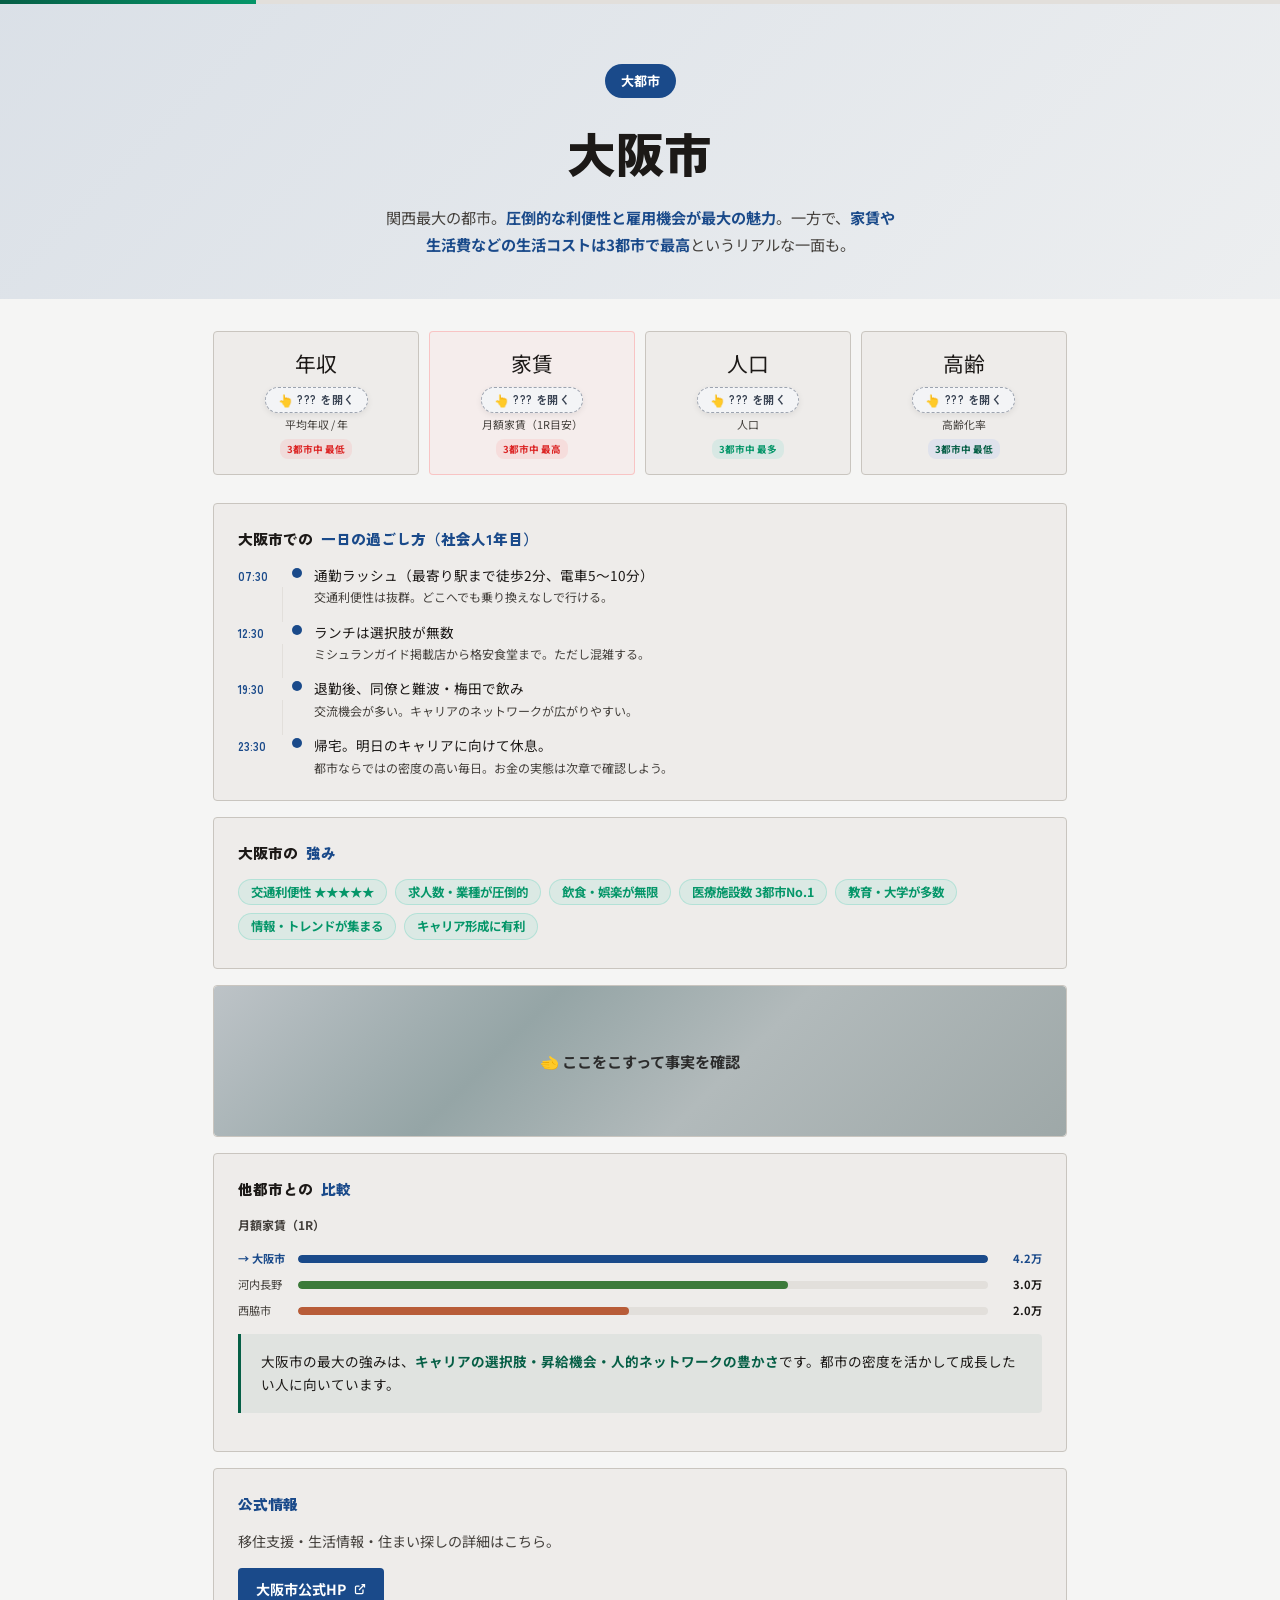
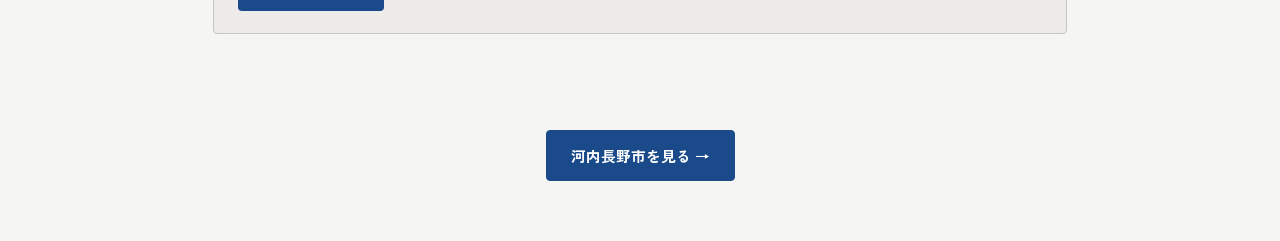
<file: osaka.html>
<!DOCTYPE html>
<html lang="ja">
<head>
<meta charset="UTF-8">
<meta name="viewport" content="width=device-width, initial-scale=1.0">
<title>大阪市について | 居住地選択シミュレーション</title>
<link rel="stylesheet" href="style.css">
<style>
.city-detail-header {
  padding: 64px 20px 40px;
  text-align: center;
  background: linear-gradient(135deg, rgba(26,74,138,0.12) 0%, rgba(26,74,138,0.04) 100%);
}
.city-detail-tag {
  display: inline-block;
  background: var(--c-osaka);
  color: #fff;
  padding: 6px 16px;
  border-radius: 20px;
  font-size: 0.82rem;
  font-weight: 700;
  margin-bottom: 14px;
}
.city-detail-title {
  font-family: 'Zen Kaku Gothic New', sans-serif;
  font-size: clamp(2rem, 5vw, 3rem);
  font-weight: 900;
  color: var(--c-text);
  margin-bottom: 10px;
}
.city-detail-desc {
  color: var(--c-text-muted);
  font-size: 0.95rem;
  max-width: 520px;
  margin: 0 auto;
  line-height: 1.8;
}
.city-body { width: 66.67%; max-width: 1200px; margin: 0 auto; padding: 32px 0 80px; }
@media (max-width: 768px) { .city-body { width: auto; padding: 32px 20px 80px; } }

/* ── クイックスタッツ */
.quick-stats {
  display: grid;
  grid-template-columns: repeat(2, 1fr);
  gap: 10px;
  margin-bottom: 28px;
}
@media (min-width: 600px) { .quick-stats { grid-template-columns: repeat(4, 1fr); } }
.qs-item {
  background: var(--c-surface2);
  border: 1.5px solid var(--c-border-bright);
  border-radius: var(--r-sm);
  padding: 14px 10px;
  text-align: center;
}
.qs-item.qs-bad  { border-color: rgba(255,104,104,0.3); background: rgba(255,104,104,0.05); }
.qs-icon { font-size: 1.3rem; margin-bottom: 5px; }
.qs-value {
  font-family: 'Zen Kaku Gothic New', sans-serif;
  font-size: 1.2rem;
  font-weight: 900;
  color: var(--c-osaka);
  line-height: 1.2;
}
.qs-label { font-size: 0.68rem; color: var(--c-text-muted); margin-top: 4px; line-height: 1.4; }
.qs-badge {
  font-size: 0.6rem;
  font-weight: 700;
  padding: 2px 7px;
  border-radius: 8px;
  margin-top: 5px;
  display: inline-block;
}
.qs-badge-bad  { background: rgba(255,104,104,0.12); color: var(--c-accent2); }
.qs-badge-best { background: rgba(62,201,176,0.12); color: var(--c-accent3); }

/* ── セクションカード */
.dc {
  background: var(--c-surface2);
  border: 1.5px solid var(--c-border-bright);
  border-radius: var(--r-sm);
  padding: 22px 24px;
  margin-bottom: 16px;
}
.dc-title {
  font-family: 'Zen Kaku Gothic New', sans-serif;
  font-size: 0.92rem;
  font-weight: 900;
  color: var(--c-text);
  margin-bottom: 14px;
  display: flex;
  align-items: center;
  gap: 8px;
}
.dc-title span { color: var(--c-osaka); }

/* ── タイムライン */
.timeline { display: flex; flex-direction: column; gap: 0; }
.tl-item { display: flex; gap: 12px; padding-bottom: 14px; position: relative; }
.tl-item:last-child { padding-bottom: 0; }
.tl-item::after {
  content: '';
  position: absolute;
  left: 44px;
  top: 22px;
  bottom: 0;
  width: 1px;
  background: var(--c-border);
}
.tl-item:last-child::after { display: none; }
.tl-time {
  font-family: 'Zen Kaku Gothic New', sans-serif;
  font-size: 0.72rem;
  font-weight: 700;
  color: var(--c-osaka);
  width: 42px;
  flex-shrink: 0;
  padding-top: 2px;
}
.tl-dot {
  width: 10px;
  height: 10px;
  border-radius: 50%;
  background: var(--c-osaka);
  flex-shrink: 0;
  margin-top: 3px;
}
.tl-text { font-size: 0.85rem; line-height: 1.5; color: var(--c-text); }
.tl-sub  { font-size: 0.75rem; color: var(--c-text-muted); margin-top: 2px; }
.tl-highlight {
  display: inline-block;
  background: rgba(26,74,138,0.1);
  border: 1px solid rgba(26,74,138,0.2);
  border-radius: 6px;
  padding: 1px 8px;
  font-size: 0.78rem;
  font-weight: 700;
  color: var(--c-osaka);
  margin-top: 3px;
}

/* ── 特徴タグ */
.feature-tags { display: flex; flex-wrap: wrap; gap: 8px; margin: 6px 0; }
.ftag {
  display: inline-flex;
  align-items: center;
  gap: 4px;
  font-size: 0.78rem;
  font-weight: 700;
  padding: 6px 12px;
  border-radius: 20px;
  line-height: 1;
}
.ftag.good { background: rgba(62,201,176,0.1); color: var(--c-accent3); border: 1px solid rgba(62,201,176,0.25); }
.ftag.warn { background: rgba(245,166,35,0.1); color: #d49a10; border: 1px solid rgba(245,166,35,0.3); }

/* ── ミニ比較バー */
.compare-section { margin: 8px 0; }
.cmp-label { font-size: 0.75rem; font-weight: 700; color: var(--c-text-muted); margin-bottom: 8px; }
.cmp-row { display: flex; align-items: center; gap: 8px; margin-bottom: 7px; }
.cmp-name { font-size: 0.7rem; width: 52px; flex-shrink: 0; color: var(--c-text-muted); }
.cmp-name.current { color: var(--c-osaka); font-weight: 700; }
.cmp-track { flex: 1; height: 8px; background: var(--c-border); border-radius: 4px; overflow: hidden; }
.cmp-fill { height: 100%; border-radius: 4px; width: 0; transition: width 0.9s cubic-bezier(.23,1,.32,1); }
.cmp-num { font-size: 0.7rem; font-weight: 700; width: 46px; text-align: right; }
.cmp-num.current { color: var(--c-osaka); }

/* ── ナビ */
.city-nav { display: flex; justify-content: center; gap: 12px; padding: 0 28px 60px; max-width: 900px; margin: 0 auto; }
.btn-city-nav {
  padding: 14px 24px;
  border-radius: var(--r-sm);
  font-family: 'Zen Kaku Gothic New', sans-serif;
  font-size: 0.92rem;
  font-weight: 700;
  cursor: pointer;
  border: 1.5px solid var(--c-osaka);
  background: var(--c-osaka);
  color: #fff;
  transition: all 0.2s;
}
.btn-city-nav:hover { background: #7aa3ff; }
</style>
</head>
<body>

<div class="progress-bar"><div class="progress-fill" style="width:20%"></div></div>

<section class="city-detail-header">
  <div class="city-detail-tag">大都市</div>
  <h1 class="city-detail-title">大阪市</h1>
  <p class="city-detail-desc">関西最大の都市。<strong style="color:var(--c-osaka)">圧倒的な利便性と雇用機会が最大の魅力</strong>。一方で、<strong style="color:var(--c-osaka)">家賃や生活費などの生活コストは3都市で最高</strong>というリアルな一面も。</p>
</section>

<div class="city-body">

  <!-- クイックスタッツ -->
  <div class="quick-stats">
    <div class="qs-item">
      <div class="qs-icon">年収</div>
      <div class="qs-value"><span class="val-text">442万円</span><span class="val-mask">??? を開く</span></div>
      <div class="qs-label">平均年収 / 年</div>
      <div class="qs-badge qs-badge-bad">3都市中 最低</div>
    </div>
    <div class="qs-item qs-bad">
      <div class="qs-icon">家賃</div>
      <div class="qs-value"><span class="val-text">4.2万円</span><span class="val-mask">??? を開く</span></div>
      <div class="qs-label">月額家賃（1R目安）</div>
      <div class="qs-badge qs-badge-bad">3都市中 最高</div>
    </div>
    <div class="qs-item">
      <div class="qs-icon">人口</div>
      <div class="qs-value"><span class="val-text">281万人</span><span class="val-mask">??? を開く</span></div>
      <div class="qs-label">人口</div>
      <div class="qs-badge qs-badge-best">3都市中 最多</div>
    </div>
    <div class="qs-item">
      <div class="qs-icon">高齢</div>
      <div class="qs-value"><span class="val-text">24.7%</span><span class="val-mask">??? を開く</span></div>
      <div class="qs-label">高齢化率</div>
      <div class="qs-badge" style="background:rgba(91,140,255,0.1);color:var(--c-accent)">3都市中 最低</div>
    </div>
  </div>

  <!-- 一日の過ごし方 -->
  <div class="dc">
    <div class="dc-title">大阪市での<span>一日の過ごし方（社会人1年目）</span></div>
    <div class="timeline">
      <div class="tl-item">
        <div class="tl-time">07:30</div>
        <div class="tl-dot"></div>
        <div>
          <div class="tl-text">通勤ラッシュ<br class="sp-br">（最寄り駅まで徒歩2分、<br class="sp-br">電車5〜10分）</div>
          <div class="tl-sub">交通利便性は抜群。どこへでも乗り換えなしで行ける。</div>
        </div>
      </div>
      <div class="tl-item">
        <div class="tl-time">12:30</div>
        <div class="tl-dot"></div>
        <div>
          <div class="tl-text">ランチは<br class="sp-br">選択肢が無数</div>
          <div class="tl-sub">ミシュランガイド掲載店から<br class="sp-br">格安食堂まで。ただし混雑する。</div>
        </div>
      </div>
      <div class="tl-item">
        <div class="tl-time">19:30</div>
        <div class="tl-dot"></div>
        <div>
          <div class="tl-text">退勤後、同僚と難波・梅田で飲み</div>
          <div class="tl-sub">交流機会が多い。<br class="sp-br">キャリアのネットワークが<br class="sp-br">広がりやすい。</div>
        </div>
      </div>
      <div class="tl-item">
        <div class="tl-time">23:30</div>
        <div class="tl-dot"></div>
        <div>
          <div class="tl-text">帰宅。<br class="sp-br">明日のキャリアに向けて休息。</div>
          <div class="tl-sub">都市ならではの密度の高い毎日。お金の実態は次章で確認しよう。</div>
        </div>
      </div>
    </div>
  </div>

  <!-- 強み -->
  <div class="dc">
    <div class="dc-title">大阪市の<span>強み</span></div>
    <div class="feature-tags">
      <span class="ftag good">交通利便性 ★★★★★</span>
      <span class="ftag good">求人数・業種が圧倒的</span>
      <span class="ftag good">飲食・娯楽が無限</span>
      <span class="ftag good">医療施設数 3都市No.1</span>
      <span class="ftag good">教育・大学が多数</span>
      <span class="ftag good">情報・トレンドが集まる</span>
      <span class="ftag good">キャリア形成に有利</span>
    </div>
  </div>

  <!-- 注意点 -->
  <div class="dc scratch-dc">
    <div class="scratch-content">
      <div class="dc-title">注意点・<span>デメリット</span></div>
      <div class="feature-tags">
        <span class="ftag warn">家賃が3都市最高</span>
        <span class="ftag warn">生活コスト高（家賃・食費・交通費）</span>
        <span class="ftag warn">朝のラッシュが激しい</span>
        <span class="ftag warn">自然・緑が少ない</span>
        <span class="ftag warn">地域つながりが希薄</span>
        <span class="ftag warn">待機児童が発生しやすい</span>
      </div>
    </div>
    <div class="scratch-mask">
      <span class="scratch-hint">🫲 ここをこすって事実を確認</span>
    </div>
  </div>

  <!-- 3都市比較バー -->
  <div class="dc">
    <div class="dc-title">他都市との<span>比較</span></div>
    <div class="compare-section" id="compare-sec" role="img" aria-label="3都市の比較グラフ。月額家賃：大阪市4.2万円（最高）、河内長野市3.0万円、西脇市2.0万円。可処分所得：大阪市211万円（最低）、河内長野市281万円、西脇市313万円（最高）。">
      <div class="cmp-label" style="margin-bottom:14px">月額家賃（1R）</div>
      <div class="cmp-row">
        <div class="cmp-name current">→ 大阪市</div>
        <div class="cmp-track"><div class="cmp-fill" style="background:var(--c-osaka)" data-w="100"></div></div>
        <div class="cmp-num current">4.2万</div>
      </div>
      <div class="cmp-row">
        <div class="cmp-name">河内長野</div>
        <div class="cmp-track"><div class="cmp-fill" style="background:var(--c-kawachi)" data-w="71"></div></div>
        <div class="cmp-num">3.0万</div>
      </div>
      <div class="cmp-row">
        <div class="cmp-name">西脇市</div>
        <div class="cmp-track"><div class="cmp-fill" style="background:var(--c-nishiwaki)" data-w="48"></div></div>
        <div class="cmp-num">2.0万</div>
      </div>

    </div>
    <div class="callout" style="margin-top:14px;font-size:0.85rem;">
      大阪市の最大の強みは、<br class="sp-br"><strong>キャリアの選択肢・昇給機会・<br class="sp-br">人的ネットワークの豊かさ</strong>です。<br class="sp-br">都市の密度を活かして<br class="sp-br">成長したい人に向いています。
    </div>
  </div>

  <!-- 公式情報 -->
  <div class="dc">
    <div class="dc-title"><span>公式情報</span></div>
    <p style="font-size:0.88rem;color:var(--c-text-muted);margin-bottom:14px;">移住支援・<br class="sp-br">生活情報・住まい探しの<br class="sp-br">詳細はこちら。</p>
    <a href="https://www.city.osaka.lg.jp/" target="_blank" rel="noopener"
       style="display:inline-flex;align-items:center;gap:8px;padding:10px 18px;background:var(--c-osaka);color:#fff;text-decoration:none;border-radius:var(--r-sm);font-size:0.88rem;font-weight:700;">
      大阪市公式HP
      <svg width="12" height="12" viewBox="0 0 24 24" fill="none" stroke="currentColor" stroke-width="2.5"><path d="M18 13v6a2 2 0 0 1-2 2H5a2 2 0 0 1-2-2V8a2 2 0 0 1 2-2h6M15 3h6v6M10 14L21 3"/></svg>
    </a>
  </div>

</div>

<div class="city-nav">
  <button class="btn-city-nav" onclick="window.location.href='kawachinagano.html'">
    河内長野市を見る →
  </button>
</div>

<script>
// 比較バーアニメーション
const obs = new IntersectionObserver(entries => {
  if (entries[0].isIntersecting) {
    document.querySelectorAll('.cmp-fill').forEach(b => { b.style.width = b.dataset.w + '%'; });
    obs.disconnect();
  }
}, { threshold: 0.4 });
obs.observe(document.getElementById('compare-sec'));

// 数値マスク
document.querySelectorAll('.val-mask').forEach(mask => {
  mask.addEventListener('click', () => {
    mask.classList.add('fade-out');
    setTimeout(() => {
      mask.style.display = 'none';
      mask.previousElementSibling.classList.add('revealed');
    }, 300);
  });
});

// スクラッチ露出
document.querySelectorAll('.scratch-mask').forEach(mask => {
  const THRESHOLD = 350;
  const reveal = () => mask.classList.add('revealed');
  let pressing = false, dist = 0, lx = 0, ly = 0;
  mask.addEventListener('mousedown', e => { e.preventDefault(); pressing = true; dist = 0; lx = e.clientX; ly = e.clientY; });
  mask.addEventListener('mouseup', () => { pressing = false; });
  mask.addEventListener('mousemove', e => {
    if (!pressing) return;
    dist += Math.hypot(e.clientX - lx, e.clientY - ly);
    lx = e.clientX; ly = e.clientY;
    if (dist >= THRESHOLD) reveal();
  });
  let tdist = 0, ltx = 0, lty = 0;
  mask.addEventListener('touchstart', e => { tdist = 0; ltx = e.touches[0].clientX; lty = e.touches[0].clientY; }, { passive: true });
  mask.addEventListener('touchmove', e => {
    e.preventDefault();
    const t = e.touches[0];
    tdist += Math.hypot(t.clientX - ltx, t.clientY - lty);
    ltx = t.clientX; lty = t.clientY;
    if (tdist >= THRESHOLD) reveal();
  }, { passive: false });
});
</script>
</body>
</html>
</file>
<file: style.css>
@import url('https://fonts.googleapis.com/css2?family=Noto+Sans+JP:wght@300;400;500;700&family=Zen+Kaku+Gothic+New:wght@400;700;900&display=swap');

:root {
  --c-bg: #F5F5F4;
  --c-surface: #FFFFFF;
  --c-surface2: #EEECEA;
  --c-border: #E2DFDB;
  --c-border-bright: #C9C5BF;
  --c-text: #1C1917;              /* コントラスト比 14.8:1 */
  --c-text-muted: #44403C;        /* コントラスト比 7.2:1 */
  --c-text-bright: #1C1917;
  --c-text-bright-muted: #57534E;
  --c-accent: #065F46;            /* 深みのあるエメラルド — コントラスト比 4.9:1 */
  --c-accent2: #DC2626;           /* 赤 — エラー・不正解 */
  --c-accent3: #059669;           /* 緑 — 正解・完了 */
  --c-cta-bright: #065F46;
  --c-cta-bright-alt: #7C3AED;
  --c-osaka: #1A4A8A;             /* 藍染ネイビー — 大阪・水都・堂島 */
  --c-kawachi: #3C7A3A;           /* 若草グリーン — 里山・森・自然 */
  --c-nishiwaki: #B85C38;         /* 播州織テラコッタ — 西脇の伝統織物 */
  --c-gold: #B45309;
  --r: 12px;
  --r-sm: 4px;
  --shadow: 0 2px 16px rgba(28,25,23,0.08);
}

*, *::before, *::after { box-sizing: border-box; margin: 0; padding: 0; }

html { font-size: 16px; scroll-behavior: smooth; }

body {
  background: var(--c-bg);
  color: var(--c-text);
  font-family: 'Noto Sans JP', sans-serif;
  font-weight: 400;
  line-height: 1.7;
  min-height: 100vh;
}

/* ── PROGRESS BAR ── */
.progress-bar {
  position: fixed;
  top: 0; left: 0;
  width: 100%;
  height: 4px;
  background: var(--c-border);
  z-index: 100;
}
.progress-fill {
  height: 100%;
  background: linear-gradient(90deg, var(--c-accent), var(--c-accent3));
  transition: width 0.6s ease;
}

/* ── CHAPTER HEADER ── */
.chapter-header {
  padding: 80px 0 40px;
  text-align: center;
}
.chapter-tag {
  display: inline-block;
  font-family: 'Zen Kaku Gothic New', sans-serif;
  font-size: 0.7rem;
  font-weight: 700;
  letter-spacing: 0.2em;
  text-transform: uppercase;
  color: var(--c-accent);
  border: 1px solid var(--c-accent);
  padding: 4px 14px;
  border-radius: 20px;
  margin-bottom: 16px;
}
.chapter-title {
  font-family: 'Zen Kaku Gothic New', sans-serif;
  font-size: clamp(1.6rem, 4vw, 2.6rem);
  font-weight: 900;
  line-height: 1.3;
  letter-spacing: -0.02em;
}
.chapter-title span { color: var(--c-accent); }
.chapter-desc {
  color: var(--c-text-muted);
  font-size: 0.95rem;
  margin-top: 12px;
  max-width: 700px;
  margin-left: auto;
  margin-right: auto;
}

/* ── CONTAINER ── */
.container {
  width: 66.67%;
  max-width: 1200px;
  margin: 0 auto;
  padding: 0 0 80px;
}
@media (max-width: 768px) {
  .container {
    width: auto;
    padding: 0 20px 80px;
  }
  .form-step {
    flex-direction: column !important;
    gap: 8px !important;
  }
  .step-content {
    width: 100%;
  }
}

/* ── CARD ── */
.card {
  background: var(--c-surface);
  border: 1.5px solid var(--c-border-bright);
  border-radius: var(--r);
  padding: 28px 32px;
  margin-bottom: 20px;
}
.card-label {
  font-size: 0.9rem;
  font-weight: 700;
  letter-spacing: 0.08em;
  text-transform: uppercase;
  color: var(--c-text-bright-muted);
  margin-bottom: 10px;
}
.card h3 {
  font-family: 'Zen Kaku Gothic New', sans-serif;
  font-size: 1.05rem;
  font-weight: 700;
  margin-bottom: 16px;
  line-height: 1.5;
  color: var(--c-text-bright);
}

/* ── RADIO GROUP ── */
.radio-group {
  display: flex;
  flex-direction: column;
  gap: 10px;
}
.radio-option {
  display: flex;
  align-items: center;
  gap: 12px;
  padding: 14px 18px;
  background: var(--c-surface2);
  border: 1.5px solid var(--c-border-bright);
  border-radius: var(--r-sm);
  cursor: pointer;
  transition: all 0.2s ease;
  font-size: 0.93rem;
  color: var(--c-text);
}
.radio-option:hover {
  border-color: var(--c-accent);
  border-width: 2px;
  background: rgba(6,95,70,0.05);
  color: var(--c-text);
}
/* visually hidden but keyboard accessible — NOT display:none */
.radio-option input[type="radio"] {
  position: absolute;
  opacity: 0;
  width: 1px;
  height: 1px;
  margin: -1px;
  overflow: hidden;
  clip: rect(0 0 0 0);
  white-space: nowrap;
}
/* show focus ring on the label when the hidden radio is focused */
.radio-option:focus-within {
  border-color: var(--c-accent);
  border-width: 2.5px;
  outline: 3px solid rgba(6,95,70,0.35);
  outline-offset: 3px;
}
.radio-dot {
  width: 18px; height: 18px;
  border-radius: 50%;
  border: 2px solid var(--c-border-bright);
  flex-shrink: 0;
  display: flex; align-items: center; justify-content: center;
  transition: all 0.2s ease;
}
.radio-option:hover .radio-dot {
  border-color: var(--c-accent);
}
.radio-option.selected {
  border-color: var(--c-accent);
  border-width: 2px;
  background: rgba(6,95,70,0.07);
  color: var(--c-text);
}
.radio-option.selected .radio-dot {
  border-color: var(--c-accent);
  background: var(--c-accent);
}
.radio-option.selected .radio-dot::after {
  content: '';
  width: 6px; height: 6px;
  border-radius: 50%;
  background: #fff;
  display: block;
}

/* ── TEXTAREA ── */
.textarea-field {
  width: 100%;
  background: var(--c-surface2);
  border: 1.5px solid var(--c-border);
  border-radius: var(--r-sm);
  color: var(--c-text);
  font-family: 'Noto Sans JP', sans-serif;
  font-size: 0.93rem;
  padding: 14px 18px;
  resize: vertical;
  min-height: 100px;
  outline: none;
  transition: border-color 0.2s;
  line-height: 1.7;
}
.textarea-field:focus { border-color: var(--c-accent); }
.textarea-field::placeholder { color: var(--c-text-muted); }

/* ── SLIDER ── */
.slider-wrap {
  margin-top: 8px;
}
.slider-labels {
  display: flex;
  justify-content: space-between;
  font-size: 0.78rem;
  color: var(--c-text-muted);
  margin-bottom: 8px;
}
input[type="range"] {
  width: 100%;
  appearance: none;
  height: 6px;
  background: var(--c-border);
  border-radius: 3px;
  outline: none;
  cursor: pointer;
}
input[type="range"]::-webkit-slider-thumb {
  appearance: none;
  width: 20px; height: 20px;
  border-radius: 50%;
  background: var(--c-accent);
  cursor: pointer;
  box-shadow: 0 0 0 4px rgba(91,140,255,0.2);
}
.slider-value {
  text-align: center;
  font-size: 1.1rem;
  font-weight: 700;
  color: var(--c-accent);
  margin-top: 8px;
}

/* ── BUTTONS ── */
.btn-primary {
  display: block;
  width: 100%;
  padding: 18px;
  background: var(--c-border);
  color: var(--c-text-muted);
  border: none;
  border-radius: var(--r-sm);
  font-family: 'Zen Kaku Gothic New', sans-serif;
  font-size: 1rem;
  font-weight: 700;
  cursor: not-allowed;
  transition: all 0.25s ease;
  letter-spacing: 0.04em;
  margin-top: 12px;
}
.btn-primary:not(:disabled) {
  background: var(--c-cta-bright);
  color: var(--c-bg);
  cursor: pointer;
}
.btn-primary:hover:not(:disabled) {
  background: #047857;
  transform: translateY(-2px);
  box-shadow: 0 8px 24px rgba(6,95,70,0.35);
}
.btn-primary:disabled {
  background: var(--c-border);
  color: var(--c-text-muted);
  cursor: not-allowed;
  transform: none;
  box-shadow: none;
}

/* ── CITY GRID ── */
.city-grid {
  display: grid;
  grid-template-columns: repeat(3, 1fr);
  gap: 14px;
  margin-bottom: 20px;
}
@media (max-width: 600px) {
  .city-grid { grid-template-columns: 1fr; }
}
.city-card {
  background: var(--c-surface);
  border: 1px solid var(--c-border);
  border-radius: var(--r);
  padding: 22px 20px;
  transition: transform 0.2s, box-shadow 0.2s;
}
.city-card:hover {
  transform: translateY(-3px);
  box-shadow: var(--shadow);
}
.city-card.osaka { border-top: 3px solid var(--c-osaka); }
.city-card.kawachi { border-top: 3px solid var(--c-kawachi); }
.city-card.nishiwaki { border-top: 3px solid var(--c-nishiwaki); }
.city-card h3 {
  font-family: 'Zen Kaku Gothic New', sans-serif;
  font-size: 1rem;
  font-weight: 900;
  margin-bottom: 4px;
}
.city-tag {
  font-size: 0.72rem;
  font-weight: 700;
  letter-spacing: 0.08em;
  padding: 3px 10px;
  border-radius: 12px;
  display: inline-block;
  margin-bottom: 14px;
}
.osaka .city-tag { background: rgba(26,74,138,0.1); color: var(--c-osaka); }
.kawachi .city-tag { background: rgba(60,122,58,0.1); color: var(--c-kawachi); }
.nishiwaki .city-tag { background: rgba(184,92,56,0.1); color: var(--c-nishiwaki); }
.city-stat {
  display: flex;
  align-items: baseline;
  gap: 4px;
  margin-bottom: 8px;
  font-size: 0.85rem;
}
.city-stat .stat-label { color: var(--c-text-muted); font-size: 0.78rem; flex-shrink: 0; }
.city-stat .stat-val { font-weight: 700; font-size: 0.95rem; }
.city-link {
  display: inline-flex;
  align-items: center;
  gap: 4px;
  font-size: 0.78rem;
  color: var(--c-accent);
  text-decoration: none;
  margin-top: 8px;
  transition: opacity 0.2s;
}
.city-link:hover { opacity: 0.7; }

/* ── QUIZ ── */
.quiz-options {
  display: flex;
  flex-direction: column;
  gap: 10px;
}
.quiz-btn {
  padding: 14px 20px;
  background: var(--c-surface2);
  border: 1.5px solid var(--c-border-bright);
  border-radius: var(--r-sm);
  color: var(--c-text);
  font-family: 'Noto Sans JP', sans-serif;
  font-size: 0.95rem;
  cursor: pointer;
  text-align: left;
  transition: all 0.2s;
  display: flex;
  align-items: center;
  gap: 12px;
}
.quiz-btn:hover:not(:disabled) {
  border-color: var(--c-accent);
  border-width: 2px;
  background: rgba(6,95,70,0.07);
}
.quiz-btn.correct {
  border-color: var(--c-accent3);
  border-width: 2px;
  background: rgba(5,150,105,0.1);
  color: var(--c-accent3);
}
.quiz-btn.incorrect {
  border-color: var(--c-accent2);
  border-width: 2px;
  background: rgba(220,38,38,0.07);
  color: var(--c-accent2);
}
.quiz-btn:disabled { cursor: default; }
.quiz-icon { font-size: 1.2rem; flex-shrink: 0; }

/* ── REVEAL SECTION ── */
.reveal-section {
  display: none;
  animation: fadeIn 0.5s ease forwards;
}
@keyframes fadeIn {
  from { opacity: 0; transform: translateY(12px); }
  to   { opacity: 1; transform: translateY(0); }
}

/* ── DATA TABLE ── */
.data-table {
  width: 100%;
  border-collapse: collapse;
  font-size: 0.88rem;
  margin: 16px 0;
}
.data-table th {
  padding: 10px 14px;
  text-align: left;
  background: var(--c-surface2);
  color: var(--c-text-muted);
  font-weight: 700;
  font-size: 0.78rem;
  letter-spacing: 0.06em;
  border-bottom: 1px solid var(--c-border);
}
.data-table td {
  padding: 12px 14px;
  border-bottom: 1px solid var(--c-border);
}
.data-table tr:last-child td { border-bottom: none; }
.data-table .highlight {
  color: var(--c-gold);
  font-weight: 700;
}

/* ── CALLOUT ── */
.callout {
  border-left: 3px solid var(--c-accent);
  background: rgba(6,95,70,0.06);
  padding: 16px 20px;
  border-radius: 0 var(--r-sm) var(--r-sm) 0;
  font-size: 0.92rem;
  margin: 16px 0;
  line-height: 1.7;
}
.callout strong { color: var(--c-accent); }

/* ── COMPARISON TABLE (Ch4) ── */
.comp-table {
  width: 100%;
  border-collapse: collapse;
  font-size: 0.85rem;
  margin: 12px 0;
}
.comp-table th {
  padding: 10px 12px;
  font-size: 0.78rem;
  font-weight: 700;
  letter-spacing: 0.06em;
  color: var(--c-text);
  border-bottom: 1px solid var(--c-border);
  text-align: center;
}
.comp-table th.osaka-h { background: rgba(26,74,138,0.12); color: var(--c-osaka); }
.comp-table th.kawachi-h { background: rgba(60,122,58,0.12); color: var(--c-kawachi); }
.comp-table th.nishiwaki-h { background: rgba(184,92,56,0.12); color: var(--c-nishiwaki); }
.comp-table td {
  padding: 11px 12px;
  border-bottom: 1px solid var(--c-border);
  text-align: center;
  vertical-align: middle;
}
.comp-table td:first-child {
  text-align: left;
  color: var(--c-text-muted);
  font-size: 0.8rem;
  font-weight: 700;
  white-space: nowrap;
}
.star { color: var(--c-gold); font-size: 0.85rem; letter-spacing: -1px; }

/* ── SCENARIO CARD ── */
.scenario-cards {
  display: grid;
  grid-template-columns: repeat(3,1fr);
  gap: 12px;
  margin: 14px 0;
}
@media (max-width: 600px) { .scenario-cards { grid-template-columns: 1fr; } }
.scenario-card {
  background: var(--c-surface2);
  border: 1px solid var(--c-border);
  border-radius: var(--r-sm);
  padding: 16px;
  font-size: 0.83rem;
  line-height: 1.6;
}
.scenario-card .sc-city {
  font-family: 'Zen Kaku Gothic New', sans-serif;
  font-weight: 900;
  font-size: 0.92rem;
  margin-bottom: 8px;
}
.scenario-card.osaka { border-top: 2px solid var(--c-osaka); }
.scenario-card.sc-city.osaka { color: var(--c-osaka); }
.scenario-card.kawachi { border-top: 2px solid var(--c-kawachi); }
.scenario-card.nishiwaki { border-top: 2px solid var(--c-nishiwaki); }

/* ── PROFILE SECTION ── */
.profile-cards {
  display: grid;
  grid-template-columns: repeat(3,1fr);
  gap: 12px;
  margin: 14px 0;
}
@media (max-width:600px) { .profile-cards { grid-template-columns: 1fr; } }
.profile-card {
  background: var(--c-surface2);
  border: 1px solid var(--c-border);
  border-radius: var(--r-sm);
  padding: 18px;
  font-size: 0.83rem;
  line-height: 1.6;
}
.profile-card h4 {
  font-family: 'Zen Kaku Gothic New', sans-serif;
  font-weight: 900;
  font-size: 0.9rem;
  margin-bottom: 8px;
}
.profile-card.osaka { border-top: 2px solid var(--c-osaka); }
.profile-card.kawachi { border-top: 2px solid var(--c-kawachi); }
.profile-card.nishiwaki { border-top: 2px solid var(--c-nishiwaki); }
.pc-osaka { color: var(--c-osaka); }
.pc-kawachi { color: var(--c-kawachi); }
.pc-nishiwaki { color: var(--c-nishiwaki); }

/* ── SCALE BUTTONS ── */
.scale-group {
  display: flex;
  gap: 8px;
  flex-wrap: wrap;
  margin-top: 8px;
}
.scale-btn {
  flex: 1;
  min-width: 52px;
  padding: 12px 6px;
  background: var(--c-surface2);
  border: 1.5px solid var(--c-border);
  border-radius: var(--r-sm);
  color: var(--c-text-muted);
  font-family: 'Zen Kaku Gothic New', sans-serif;
  font-size: 1rem;
  font-weight: 700;
  cursor: pointer;
  text-align: center;
  transition: all 0.2s;
}
.scale-btn:hover { border-color: var(--c-accent); color: var(--c-accent); }
.scale-btn.selected {
  border-color: var(--c-accent);
  border-width: 2px;
  background: rgba(6,95,70,0.1);
  color: var(--c-accent);
}

/* ── COMPLETE PAGE ── */
.complete-hero {
  text-align: center;
  padding: 60px 20px 40px;
}
.complete-icon {
  font-size: 4rem;
  margin-bottom: 20px;
  display: block;
  animation: pop 0.5s cubic-bezier(0.175, 0.885, 0.32, 1.275);
}
@keyframes pop {
  0% { transform: scale(0); opacity:0; }
  100% { transform: scale(1); opacity:1; }
}
.before-after {
  display: grid;
  grid-template-columns: 1fr 1fr;
  gap: 14px;
  margin: 14px 0;
}
@media (max-width:560px) { .before-after { grid-template-columns: 1fr; } }
.ba-card {
  background: var(--c-surface2);
  border: 1px solid var(--c-border);
  border-radius: var(--r-sm);
  padding: 18px;
  font-size: 0.88rem;
}
.ba-card h4 {
  font-size: 0.75rem;
  font-weight: 700;
  letter-spacing: 0.1em;
  text-transform: uppercase;
  color: var(--c-text-muted);
  margin-bottom: 10px;
}
.ba-value {
  font-family: 'Zen Kaku Gothic New', sans-serif;
  font-size: 1.1rem;
  font-weight: 900;
  color: var(--c-text);
}
.ba-value.after { color: var(--c-accent3); }
.data-export-btn {
  display: block;
  width: 100%;
  padding: 16px;
  background: transparent;
  border: 1.5px solid var(--c-border);
  border-radius: var(--r-sm);
  color: var(--c-text-muted);
  font-family: 'Noto Sans JP', sans-serif;
  font-size: 0.88rem;
  cursor: pointer;
  text-align: center;
  transition: all 0.2s;
  margin-top: 12px;
}
.data-export-btn:hover {
  border-color: var(--c-accent);
  color: var(--c-accent);
}

/* ── BAR CHART ── */
.bar-chart {
  margin: 18px 0;
  display: flex;
  flex-direction: column;
  gap: 14px;
}
.bar-row { display: flex; flex-direction: column; gap: 4px; }
.bar-meta {
  display: flex;
  justify-content: space-between;
  font-size: 0.82rem;
}
.bar-name { color: var(--c-text-muted); }
.bar-amount { font-weight: 700; }
.bar-track {
  height: 10px;
  background: var(--c-border);
  border-radius: 5px;
  overflow: hidden;
}
.bar-fill {
  height: 100%;
  border-radius: 5px;
  transition: width 0.8s cubic-bezier(.23,1,.32,1);
}

/* ── SP ONLY LINE BREAK ── */
.sp-br { display: none; }
@media (max-width: 600px) { .sp-br { display: block; } }

/* ── MOBILE OVERRIDES ── */
@media (max-width: 600px) {
  .card { padding: 20px 16px; }
  .chapter-title { font-size: 1.35rem !important; }
  .chapter-desc  { font-size: 0.88rem !important; }

  /* ① カタカナ等の単語途中での折り返しを防ぐ */
  .radio-option { word-break: keep-all; }

  /* ② 比較表：縦レイアウト（項目名が全幅、都市3列が横並び） */
  .comp-table thead { display: none; }
  .comp-table,
  .comp-table tbody { display: block; }
  .comp-table tr {
    display: flex;
    flex-wrap: wrap;
    margin-bottom: 10px;
    border: 1px solid var(--c-border);
    border-radius: var(--r-sm);
    overflow: hidden;
  }
  .comp-table th[scope="row"] {
    flex: 0 0 100%;
    background: var(--c-surface2);
    padding: 8px 12px;
    font-size: 0.8rem !important;
    font-weight: 700 !important;
    color: var(--c-text-muted);
    white-space: normal !important;
    min-width: unset;
    border-bottom: 1px solid var(--c-border);
    text-align: left;
  }
  .comp-table td {
    flex: 1;
    padding: 10px 4px;
    text-align: center;
    font-size: 0.8rem;
    border-bottom: none;
  }
  .comp-table td:nth-child(2)::before { content: "大阪市";   display: block; font-size: 0.65rem; color: var(--c-osaka);     font-weight: 700; margin-bottom: 3px; }
  .comp-table td:nth-child(3)::before { content: "河内長野"; display: block; font-size: 0.65rem; color: var(--c-kawachi);   font-weight: 700; margin-bottom: 3px; }
  .comp-table td:nth-child(4)::before { content: "西脇市";   display: block; font-size: 0.65rem; color: var(--c-nishiwaki);font-weight: 700; margin-bottom: 3px; }

  /* ③ スケールボタン：高さ統一・中央揃え */
  .scale-group { gap: 5px; }
  .scale-btn {
    min-width: 40px;
    padding: 10px 2px;
    font-size: 0.88rem;
    display: flex;
    flex-direction: column;
    align-items: center;
    justify-content: center;
  }
}

/* ── ACCESSIBILITY ── */

/* Visible focus ring for keyboard navigation */
:focus-visible {
  outline: 3px solid var(--c-accent);
  outline-offset: 3px;
  border-radius: var(--r-sm);
}
button:focus-visible, a:focus-visible, input:focus-visible, textarea:focus-visible, select:focus-visible {
  outline: 3px solid var(--c-accent);
  outline-offset: 2px;
}

/* Remove animations for users who prefer reduced motion */
@media (prefers-reduced-motion: reduce) {
  *, *::before, *::after {
    animation-duration: 0.01ms !important;
    animation-iteration-count: 1 !important;
    transition-duration: 0.01ms !important;
  }
}

/* ── 数値マスク（虫食い） ── */
.val-text { display: none; }
.val-text.revealed {
  display: inline;
  animation: valReveal 0.3s ease forwards;
}
@keyframes valReveal {
  from { opacity: 0; transform: scale(0.8); }
  to   { opacity: 1; transform: scale(1); }
}
.val-mask {
  display: inline-flex;
  align-items: center;
  gap: 4px;
  background: #f3f4f6;
  color: #374151;
  font-size: 0.7rem;
  font-weight: 700;
  padding: 5px 12px;
  border-radius: 20px;
  border: 1.5px dashed #9ca3af;
  cursor: pointer;
  user-select: none;
  letter-spacing: 0.04em;
  box-shadow: 0 2px 6px rgba(0,0,0,0.08);
  transition: transform 0.15s, box-shadow 0.15s, opacity 0.3s;
  animation: maskPulse 2s ease-in-out infinite;
}
.val-mask::before { content: '👆'; font-size: 0.75rem; }
.val-mask:hover {
  transform: scale(1.08) translateY(-1px);
  box-shadow: 0 4px 10px rgba(0,0,0,0.14);
  animation: none;
}
@keyframes maskPulse {
  0%, 100% { box-shadow: 0 2px 6px rgba(0,0,0,0.08); }
  50%       { box-shadow: 0 2px 12px rgba(0,0,0,0.18); }
}
.val-mask.fade-out { opacity: 0; pointer-events: none; animation: none; }

/* ── スクラッチ露出 ── */
.scratch-dc { position: relative; overflow: hidden; user-select: none; }
.scratch-mask {
  position: absolute;
  inset: 0;
  background: linear-gradient(135deg, #bdc3c7 0%, #95a5a6 35%, #b2babb 60%, #9ea8a8 100%);
  display: flex;
  align-items: center;
  justify-content: center;
  cursor: pointer;
  z-index: 10;
  transition: opacity 0.4s ease;
  border-radius: inherit;
  touch-action: none;
}
.scratch-mask.revealed { opacity: 0; pointer-events: none; }
.scratch-hint {
  color: #2c2c2c;
  font-size: 0.95rem;
  font-weight: 700;
  text-align: center;
  user-select: none;
  padding: 0 20px;
  line-height: 1.6;
}
</file>
